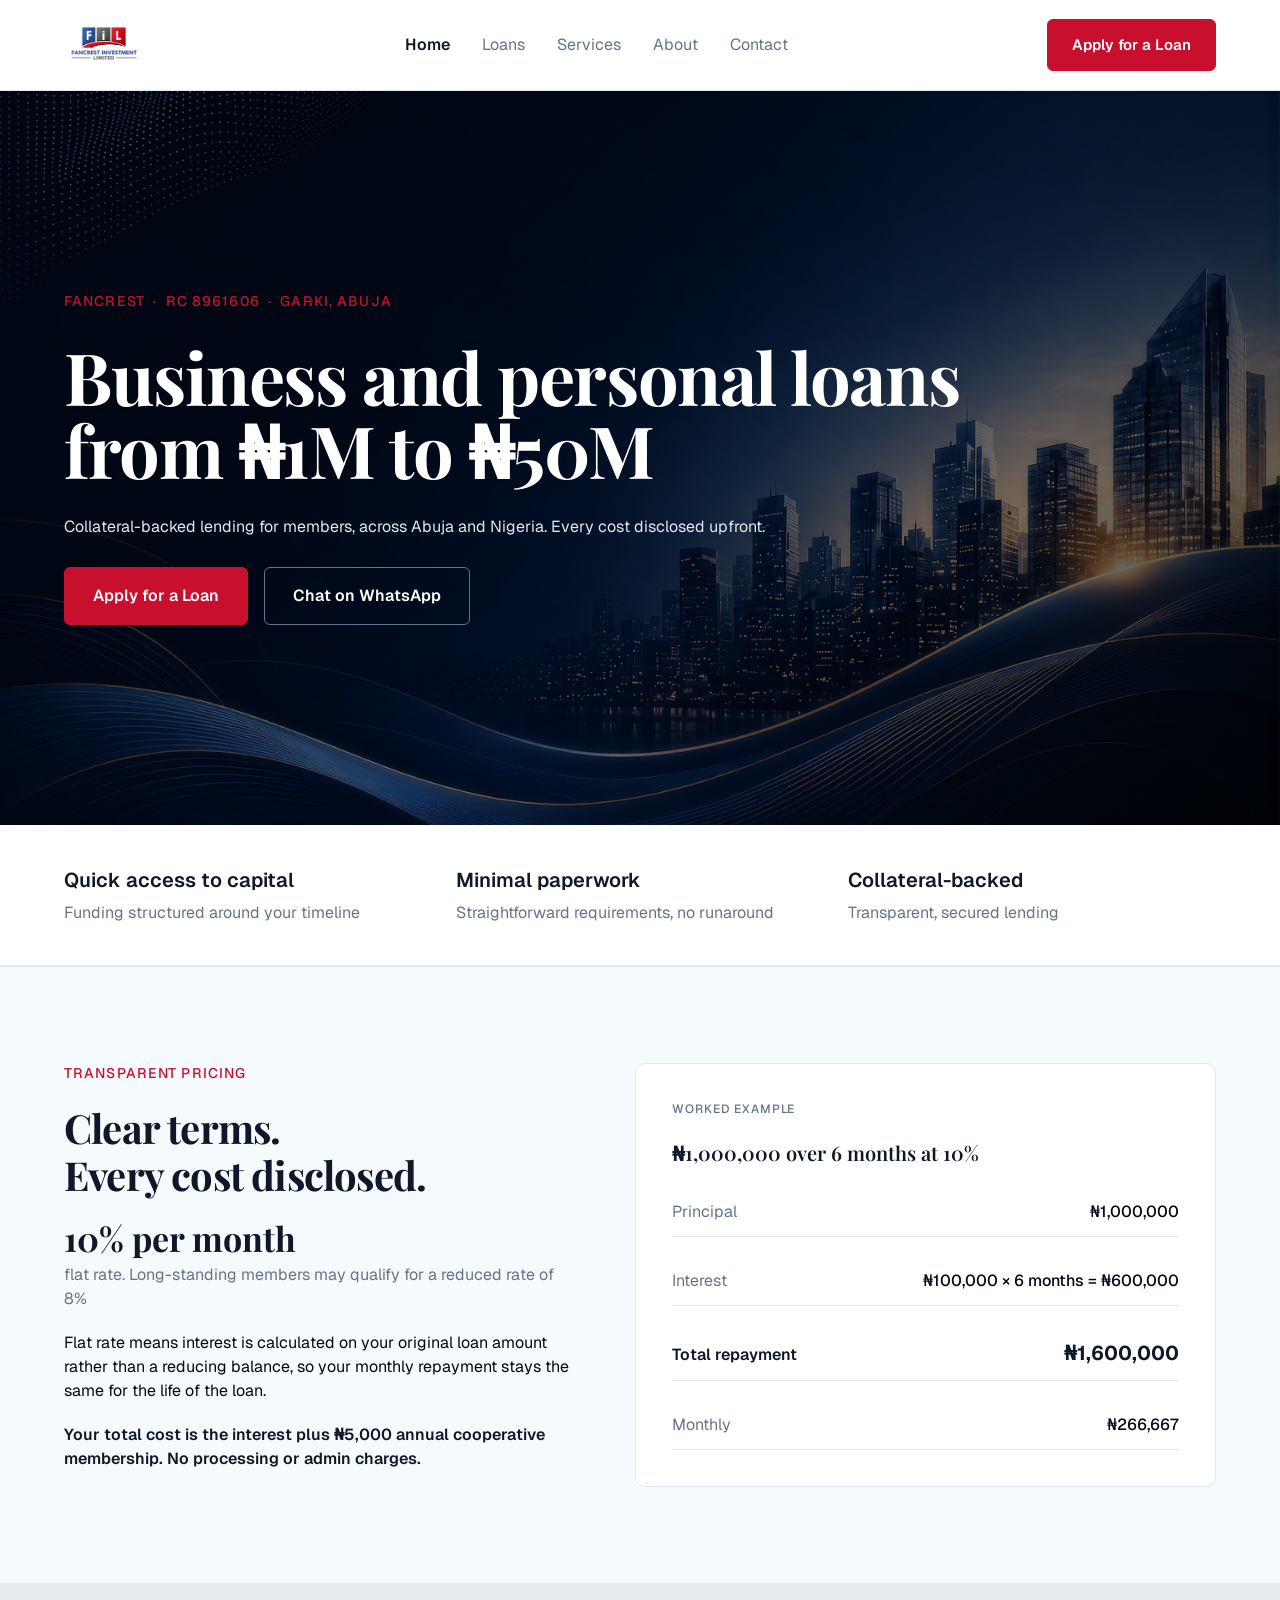
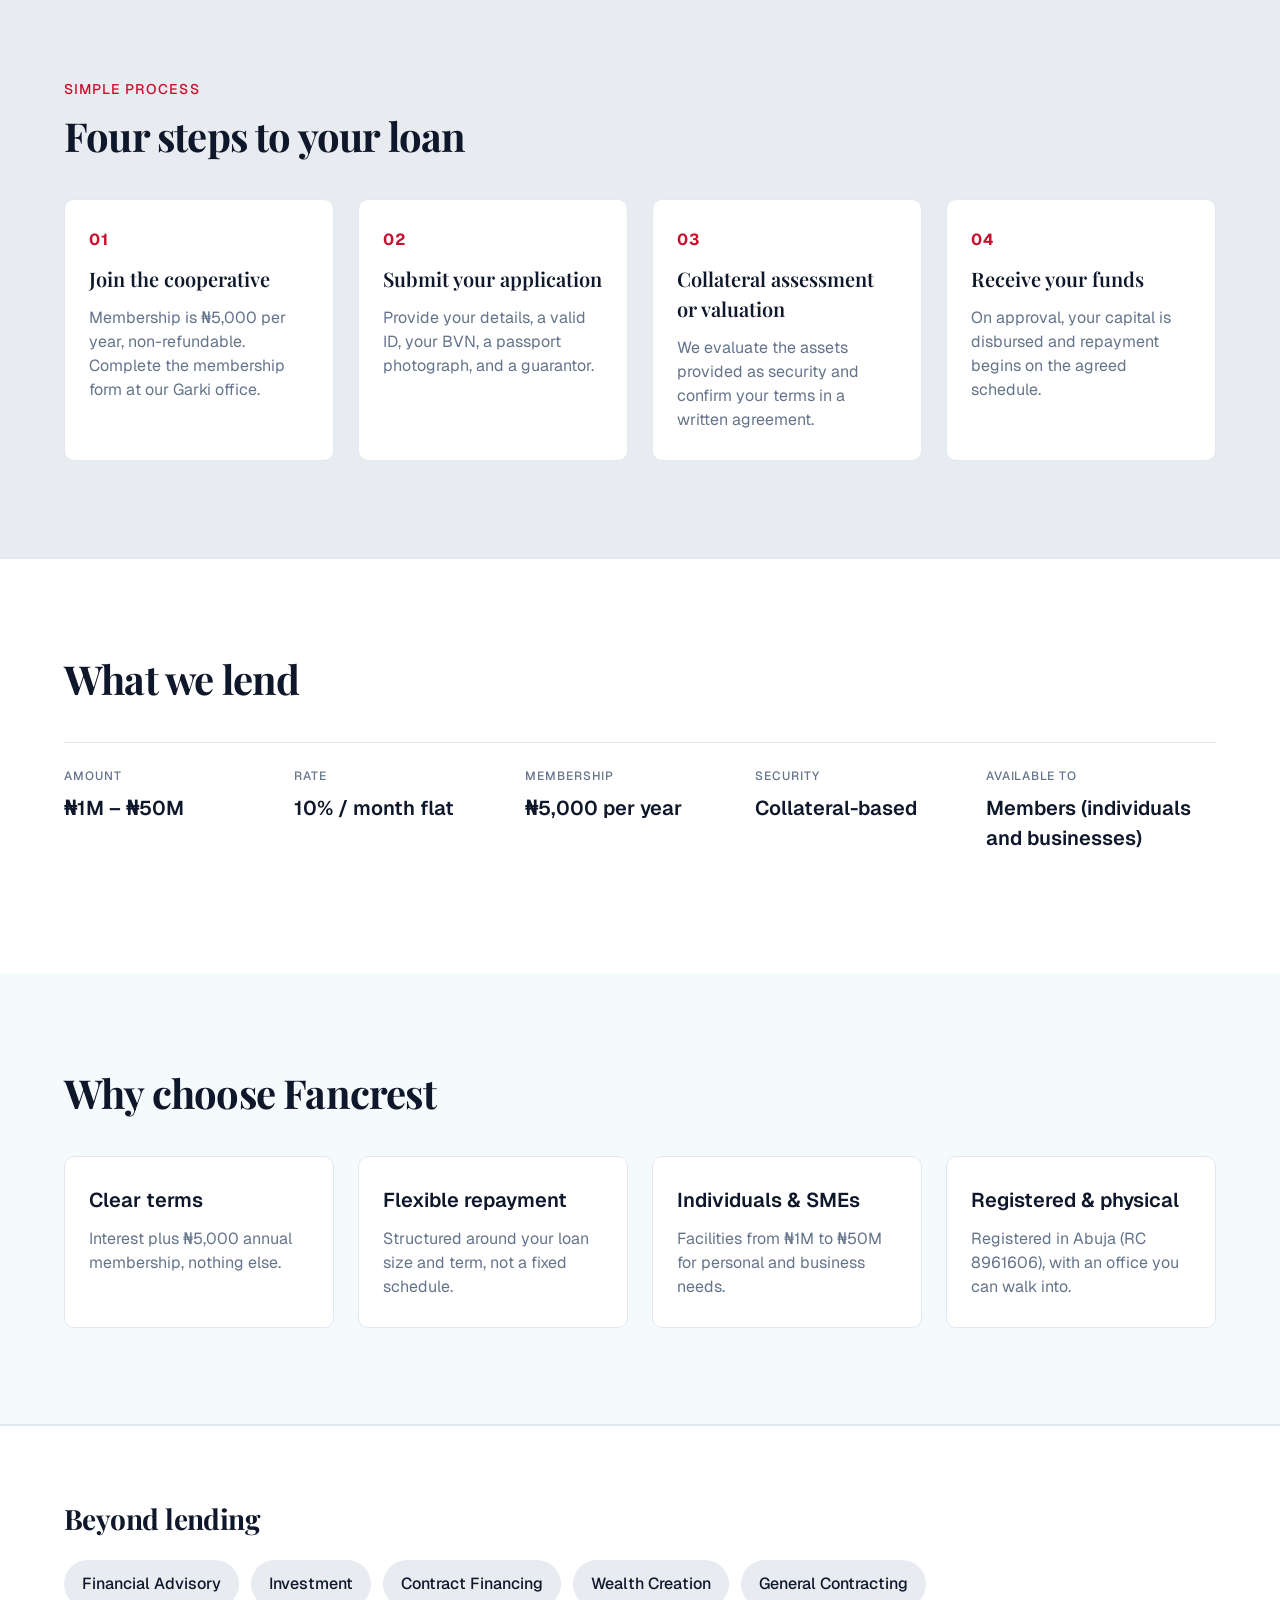
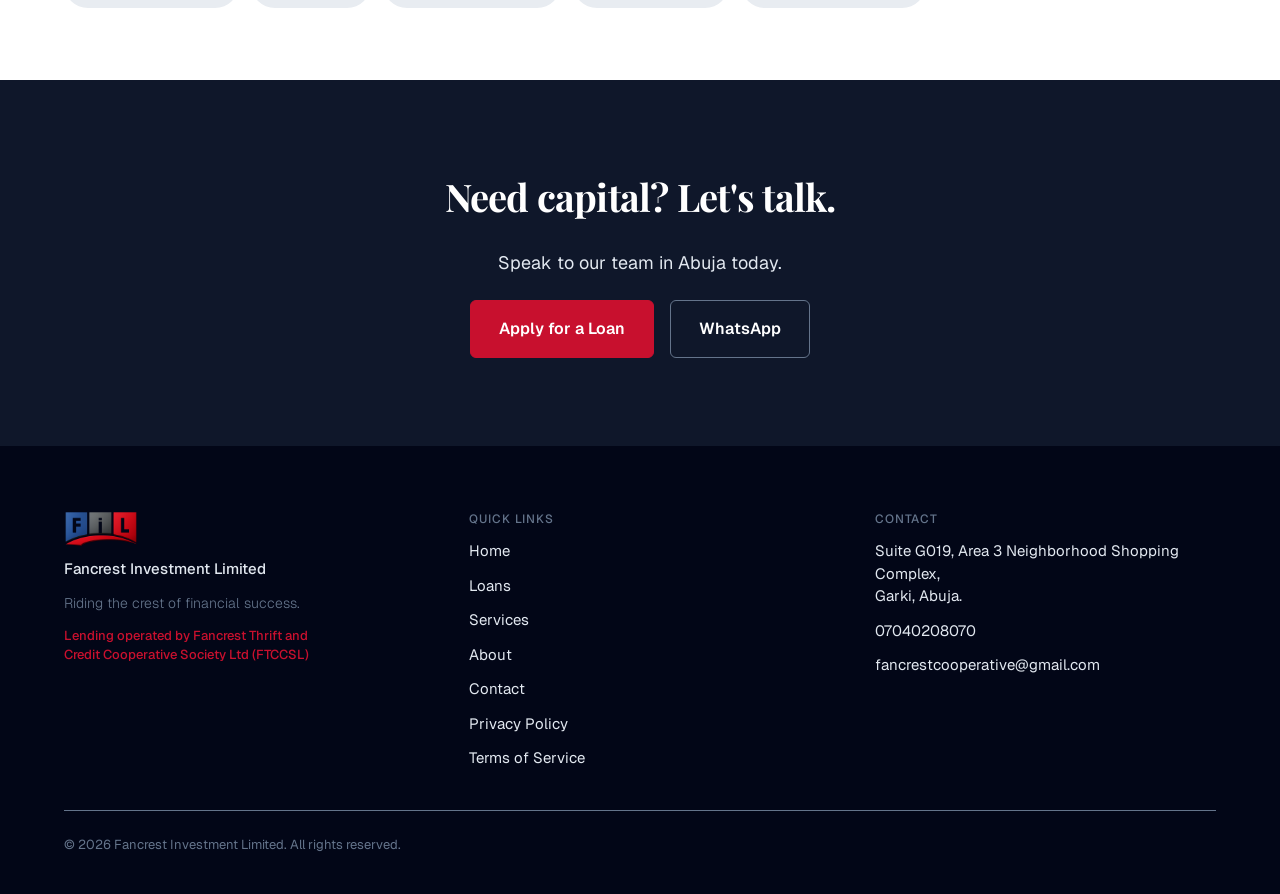
<file: index.html>
<!DOCTYPE html>
<html lang="en">
<head>
<meta charset="UTF-8">
<meta name="viewport" content="width=device-width, initial-scale=1">
<title>Fancrest Investment Limited: Business and personal loans from ₦1M to ₦50M</title>
<meta name="description" content="Collateral-backed lending for members, across Abuja and Nigeria. Every cost disclosed upfront. Fancrest Investment Limited, RC 8961606.">
<link rel="preconnect" href="https://fonts.googleapis.com">
<link rel="preconnect" href="https://fonts.gstatic.com" crossorigin>
<link href="https://fonts.googleapis.com/css2?family=Geist:wght@300;400;500;600;700&family=Playfair+Display:wght@600;700&display=swap" rel="stylesheet">
<link rel="icon" href="assets/fancrest-logo.png">
<link rel="stylesheet" href="styles.css">
<script>document.documentElement.classList.add('js');</script>
</head>
<body>

<!-- ============================ Nav (fixed to top) ============================ -->
<header class="site-nav">
  <div class="nav-inner">
    <a class="nav-logo" href="index.html" aria-label="Fancrest Investment Limited home page">
      <img src="assets/fancrest-logo.png" alt="Fancrest Investment Limited">
    </a>

    <nav class="nav-links" id="primary-nav" aria-label="Primary">
      <a href="index.html" class="is-current" aria-current="page">Home</a>
      <a href="loans.html">Loans</a>
      <a href="services.html">Services</a>
      <a href="about.html">About</a>
      <a href="contact.html">Contact</a>
    </nav>

    <div class="nav-actions">
      <a class="btn btn-primary btn-nav" href="contact.html">Apply for a Loan</a>
      <button class="nav-burger" type="button" aria-controls="primary-nav" aria-expanded="false">
        <span class="burger-bars" aria-hidden="true"></span>
        <span class="visually-hidden">Menu</span>
      </button>
    </div>
  </div>
</header>

<main>

  <!-- ============================ Hero ============================ -->
  <section class="hero">
    <div class="hero-media" aria-hidden="true">
      <img src="assets/hero-skyline.png" alt="">
      <span class="hero-scrim"></span>
    </div>

    <div class="container hero-inner">
      <p class="eyebrow eyebrow-on-dark">FANCREST&nbsp; ·&nbsp; RC 8961606&nbsp; ·&nbsp; GARKI, ABUJA</p>
      <h1 class="hero-title">Business and personal loans from ₦1M to ₦50M</h1>
      <p class="hero-sub">Collateral-backed lending for members, across Abuja and Nigeria. Every cost disclosed upfront.</p>
      <div class="btn-row">
        <a class="btn btn-primary" href="contact.html">Apply for a Loan</a>
        <a class="btn btn-ghost" href="https://wa.me/2347040208070">Chat on WhatsApp</a>
      </div>
    </div>
  </section>

  <!-- ============================ Trust strip ============================ -->
  <section class="trust-strip">
    <div class="container trust-grid">
      <div class="trust-item">
        <p class="trust-title">Quick access to capital</p>
        <p class="trust-desc">Funding structured around your timeline</p>
      </div>
      <div class="trust-item">
        <p class="trust-title">Minimal paperwork</p>
        <p class="trust-desc">Straightforward requirements, no runaround</p>
      </div>
      <div class="trust-item">
        <p class="trust-title">Collateral-backed</p>
        <p class="trust-desc">Transparent, secured lending</p>
      </div>
    </div>
  </section>

  <!-- ============================ Rate transparency ============================ -->
  <section class="section section-rule rate">
    <div class="container rate-grid">

      <div class="rate-copy">
        <p class="eyebrow">TRANSPARENT PRICING</p>
        <h2 class="h2">Clear terms.<br>Every cost disclosed.</h2>

        <div class="rate-headline">
          <p class="rate-figure">10% per month</p>
          <p class="rate-note">flat rate. Long-standing members may qualify for a reduced rate of 8%</p>
        </div>

        <p class="body-text">Flat rate means interest is calculated on your original loan amount rather than a reducing balance, so your monthly repayment stays the same for the life of the loan.</p>
        <p class="body-text body-strong">Your total cost is the interest plus ₦5,000 annual cooperative membership. No processing or admin charges.</p>
      </div>

      <div class="card example-card">
        <p class="overline">WORKED EXAMPLE</p>
        <p class="example-title">₦1,000,000 over 6 months at 10%</p>

        <div class="example-row">
          <span class="example-label">Principal</span>
          <span class="example-value">₦1,000,000</span>
        </div>
        <div class="example-row">
          <span class="example-label">Interest</span>
          <span class="example-value">₦100,000 × 6 months = ₦600,000</span>
        </div>
        <div class="example-row example-row-total">
          <span class="example-label-total">Total repayment</span>
          <span class="example-value-total">₦1,600,000</span>
        </div>
        <div class="example-row">
          <span class="example-label">Monthly</span>
          <span class="example-value">₦266,667</span>
        </div>
      </div>

    </div>
  </section>

  <!-- ============================ How to get started ============================ -->
  <section class="section steps">
    <div class="container">
      <div class="section-head">
        <p class="eyebrow">SIMPLE PROCESS</p>
        <h2 class="h2">Four steps to your loan</h2>
      </div>

      <div class="steps-grid">
        <div class="card step">
          <p class="step-num">01</p>
          <p class="step-title">Join the cooperative</p>
          <p class="step-desc">Membership is ₦5,000 per year, non-refundable. Complete the membership form at our Garki office.</p>
        </div>
        <div class="card step">
          <p class="step-num">02</p>
          <p class="step-title">Submit your application</p>
          <p class="step-desc">Provide your details, a valid ID, your BVN, a passport photograph, and a guarantor.</p>
        </div>
        <div class="card step">
          <p class="step-num">03</p>
          <p class="step-title">Collateral assessment or valuation</p>
          <p class="step-desc">We evaluate the assets provided as security and confirm your terms in a written agreement.</p>
        </div>
        <div class="card step">
          <p class="step-num">04</p>
          <p class="step-title">Receive your funds</p>
          <p class="step-desc">On approval, your capital is disbursed and repayment begins on the agreed schedule.</p>
        </div>
      </div>
    </div>
  </section>

  <!-- ============================ What we lend ============================ -->
  <section class="section section-rule lend">
    <div class="container">
      <h2 class="h2 section-head">What we lend</h2>

      <dl class="detail-grid">
        <div class="detail">
          <dt class="overline">AMOUNT</dt>
          <dd class="detail-value">₦1M – ₦50M</dd>
        </div>
        <div class="detail">
          <dt class="overline">RATE</dt>
          <dd class="detail-value">10% / month flat</dd>
        </div>
        <div class="detail">
          <dt class="overline">MEMBERSHIP</dt>
          <dd class="detail-value">₦5,000 per year</dd>
        </div>
        <div class="detail">
          <dt class="overline">SECURITY</dt>
          <dd class="detail-value">Collateral-based</dd>
        </div>
        <div class="detail">
          <dt class="overline">AVAILABLE TO</dt>
          <dd class="detail-value">Members (individuals and businesses)</dd>
        </div>
      </dl>
    </div>
  </section>

  <!-- ============================ Why choose Fancrest ============================ -->
  <section class="section why">
    <div class="container">
      <h2 class="h2 section-head">Why choose Fancrest</h2>

      <div class="why-grid">
        <div class="card why-card">
          <p class="why-title">Clear terms</p>
          <p class="why-desc">Interest plus ₦5,000 annual membership, nothing else.</p>
        </div>
        <div class="card why-card">
          <p class="why-title">Flexible repayment</p>
          <p class="why-desc">Structured around your loan size and term, not a fixed schedule.</p>
        </div>
        <div class="card why-card">
          <p class="why-title">Individuals &amp; SMEs</p>
          <p class="why-desc">Facilities from ₦1M to ₦50M for personal and business needs.</p>
        </div>
        <div class="card why-card">
          <p class="why-title">Registered &amp; physical</p>
          <p class="why-desc">Registered in Abuja (RC 8961606), with an office you can walk into.</p>
        </div>
      </div>
    </div>
  </section>

  <!-- ============================ Beyond lending ============================ -->
  <section class="section section-rule beyond">
    <div class="container">
      <h2 class="h3">Beyond lending</h2>
      <ul class="chips">
        <li class="chip">Financial Advisory</li>
        <li class="chip">Investment</li>
        <li class="chip">Contract Financing</li>
        <li class="chip">Wealth Creation</li>
        <li class="chip">General Contracting</li>
      </ul>
    </div>
  </section>

  <!-- ============================ Closing CTA ============================ -->
  <section class="closing-cta">
    <div class="container closing-inner">
      <h2 class="closing-title">Need capital? Let's talk.</h2>
      <p class="closing-sub">Speak to our team in Abuja today.</p>
      <div class="btn-row">
        <a class="btn btn-primary" href="contact.html">Apply for a Loan</a>
        <a class="btn btn-ghost" href="https://wa.me/2347040208070">WhatsApp</a>
      </div>
    </div>
  </section>

</main>

<!-- ============================ Footer ============================ -->
<footer class="site-footer">
  <div class="container">
    <div class="footer-columns">

      <div class="footer-brand">
        <span class="footer-logo">
          <img src="assets/fancrest-logo.png" alt="Fancrest Investment Limited">
        </span>
        <p class="footer-company">Fancrest Investment Limited</p>
        <p class="footer-tagline">Riding the crest of financial success.</p>
        <p class="footer-coop">Lending operated by Fancrest Thrift and<br>Credit Cooperative Society Ltd (FTCCSL)</p>
      </div>

      <nav class="footer-col" aria-label="Quick links">
        <p class="overline">QUICK LINKS</p>
        <a href="index.html">Home</a>
        <a href="loans.html">Loans</a>
        <a href="services.html">Services</a>
        <a href="about.html">About</a>
        <a href="contact.html">Contact</a>
        <a href="privacy.html">Privacy Policy</a>
        <a href="terms.html">Terms of Service</a>
      </nav>

      <div class="footer-col">
        <p class="overline">CONTACT</p>
        <address class="footer-address">
          Suite G019, Area 3 Neighborhood Shopping Complex,<br>
          Garki, Abuja.
        </address>
        <p class="footer-line">
          <a href="tel:+2347040208070">07040208070</a>
        </p>
        <p class="footer-line">
          <a href="mailto:fancrestcooperative@gmail.com">fancrestcooperative@gmail.com</a>
        </p>
      </div>

    </div>

    <div class="footer-bottom">
      <p>© 2026 Fancrest Investment Limited. All rights reserved.</p>
    </div>
  </div>
</footer>

<!-- Sticky action bar, mobile only -->
<div class="mobile-bar">
  <a class="btn btn-primary" href="contact.html">Apply for a Loan</a>
  <a class="btn btn-outline" href="https://wa.me/2347040208070">WhatsApp</a>
</div>

<script>
(function () {
  var nav   = document.querySelector('.site-nav');
  var btn   = nav && nav.querySelector('.nav-burger');
  var panel = document.getElementById('primary-nav');

  // Without all three, the CSS would hide the links behind a button that
  // cannot open them. Drop the flag and leave the links visible instead.
  if (!nav || !btn || !panel) {
    document.documentElement.classList.remove('js');
    return;
  }

  function setOpen(open) {
    nav.classList.toggle('is-open', open);
    btn.setAttribute('aria-expanded', open ? 'true' : 'false');
  }

  btn.addEventListener('click', function () {
    setOpen(!nav.classList.contains('is-open'));
  });

  // Close after choosing a destination, or on Escape.
  Array.prototype.forEach.call(panel.querySelectorAll('a'), function (link) {
    link.addEventListener('click', function () { setOpen(false); });
  });

  document.addEventListener('keydown', function (e) {
    if ((e.key === 'Escape' || e.keyCode === 27) && nav.classList.contains('is-open')) {
      setOpen(false);
      btn.focus();
    }
  });
})();
</script>

</body>
</html>
</file>
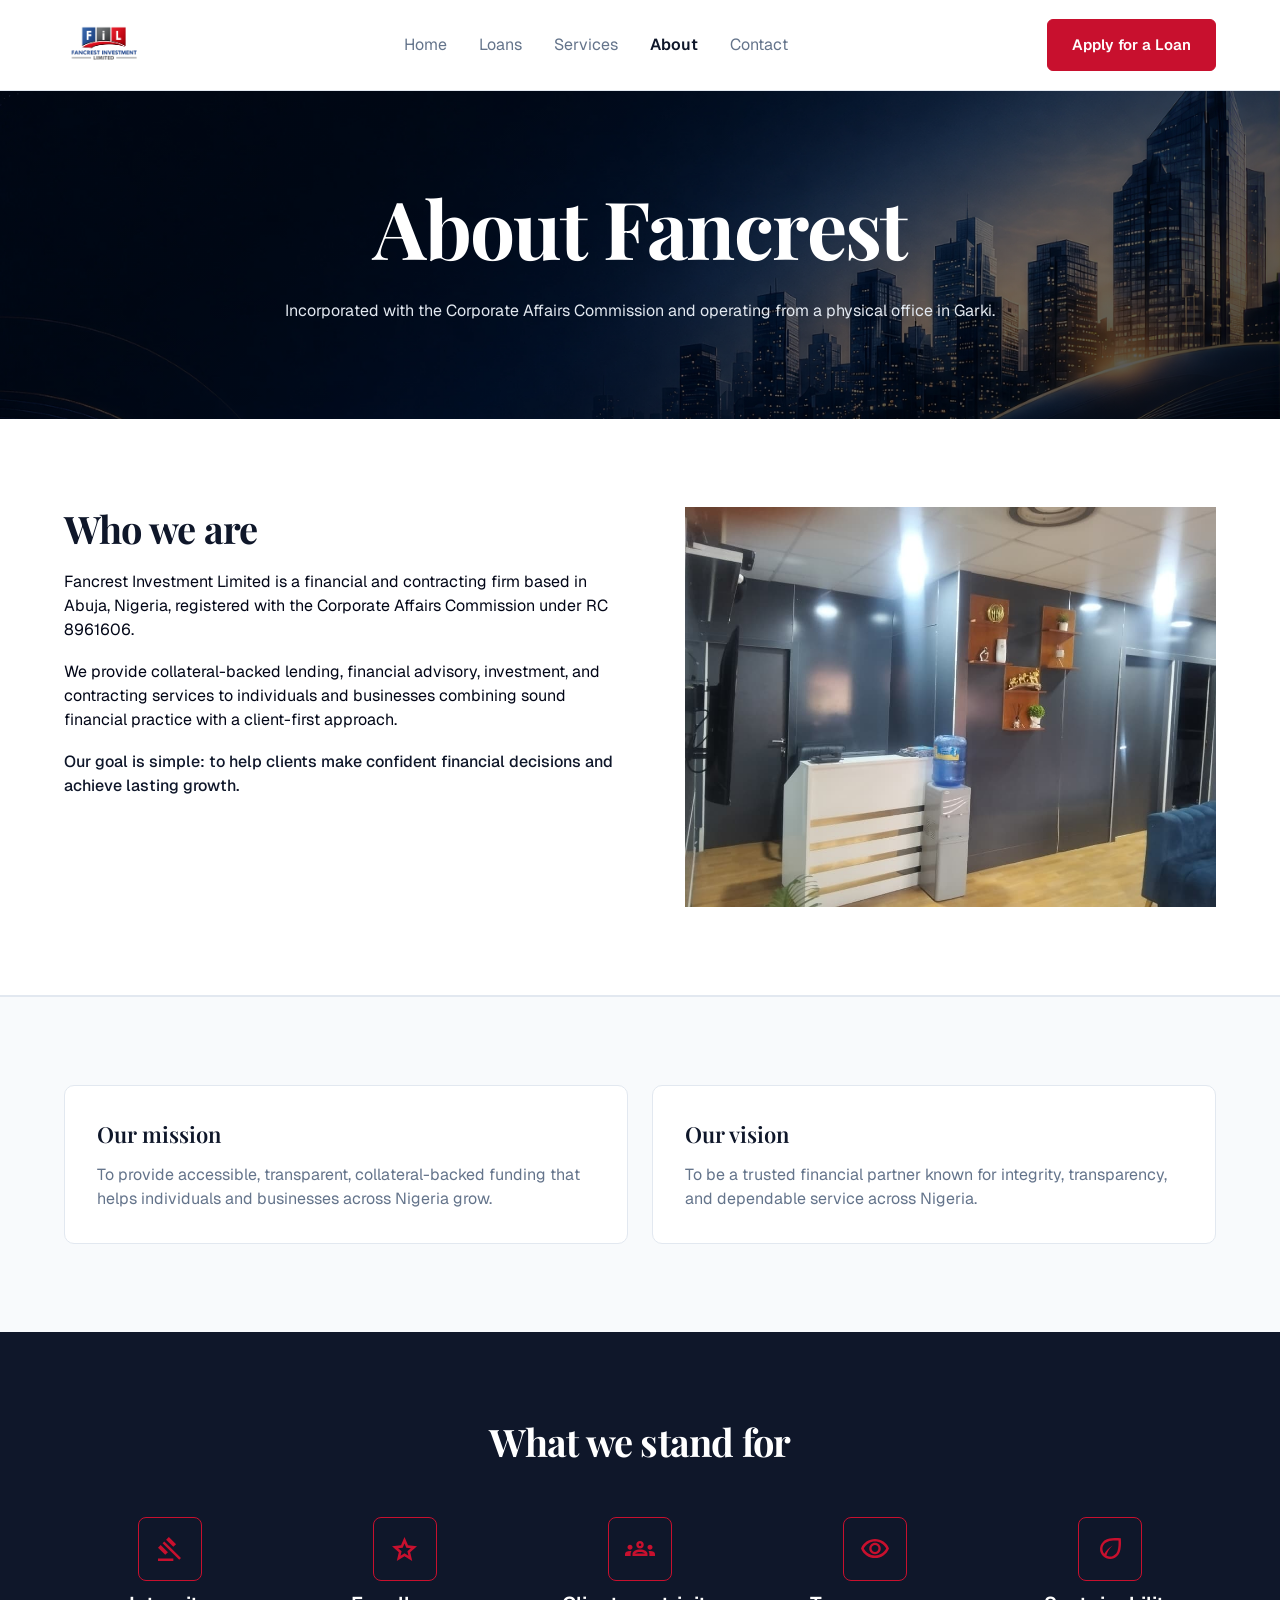
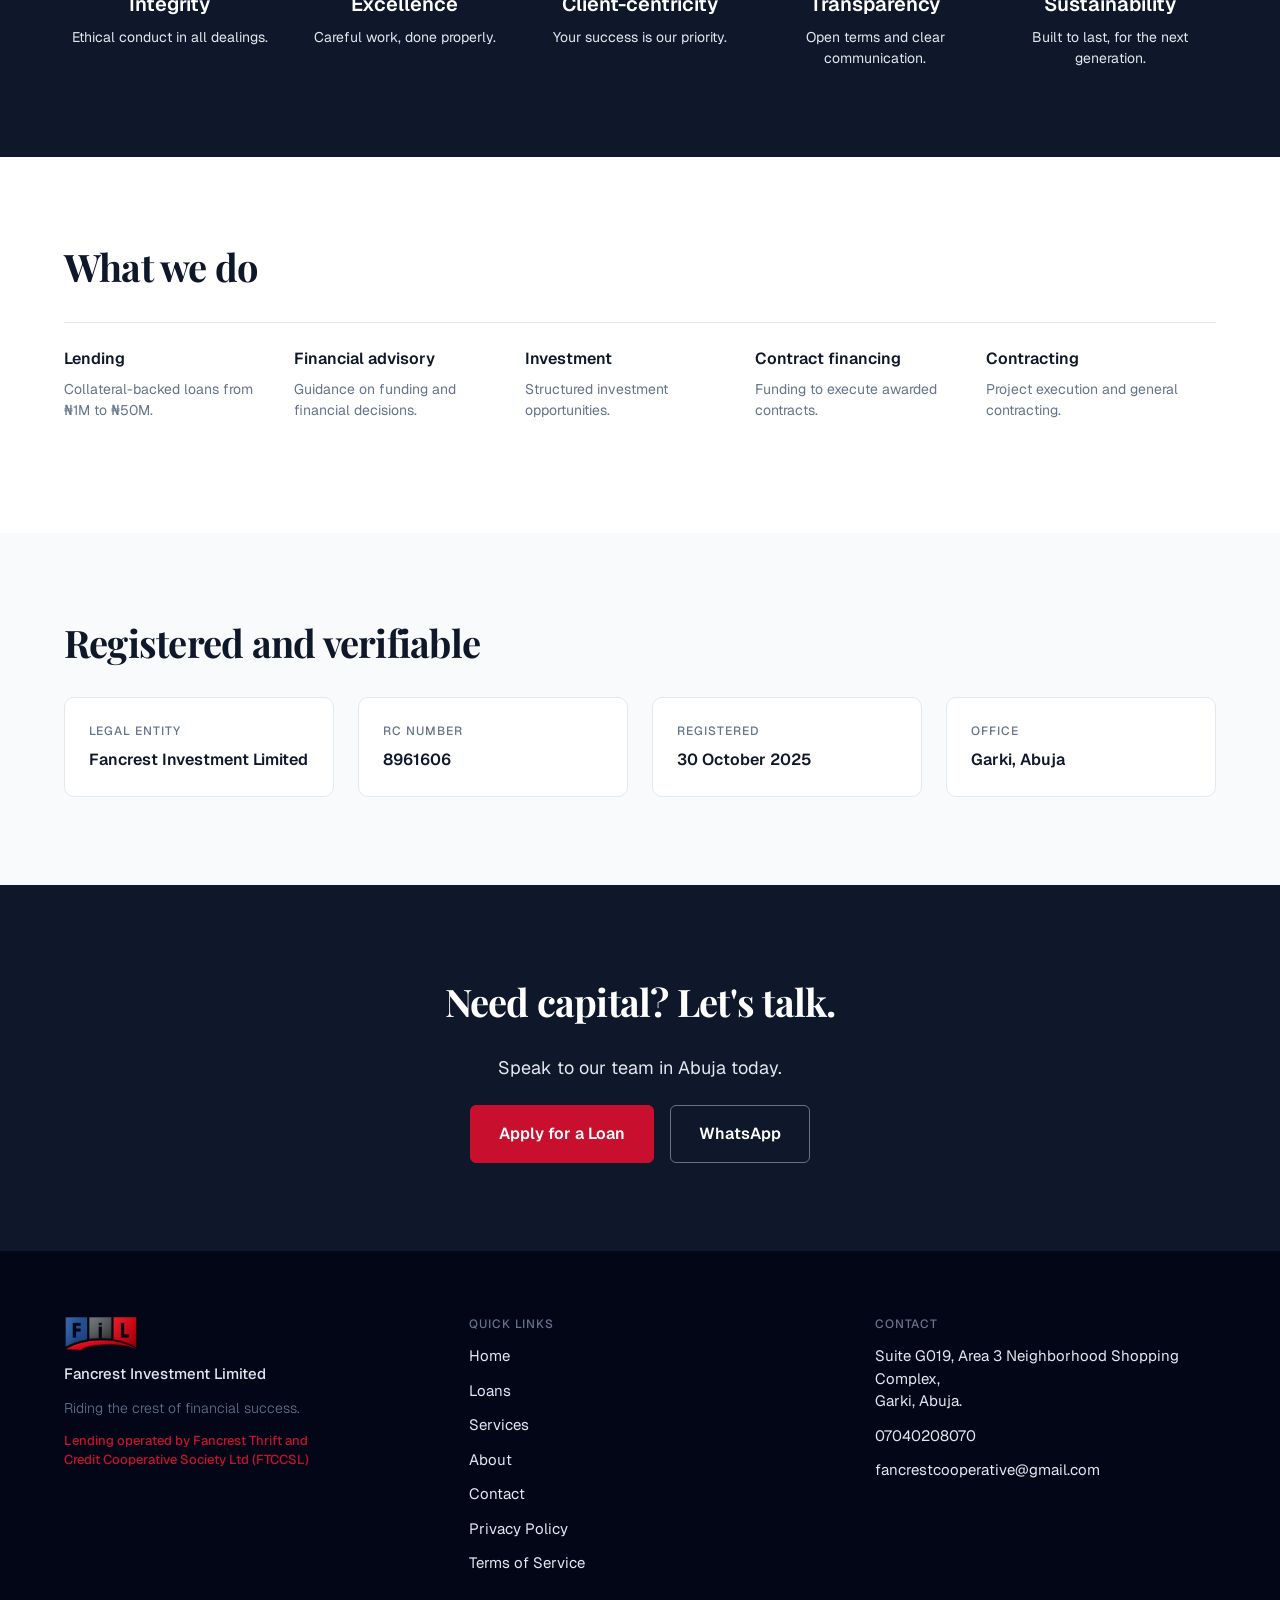
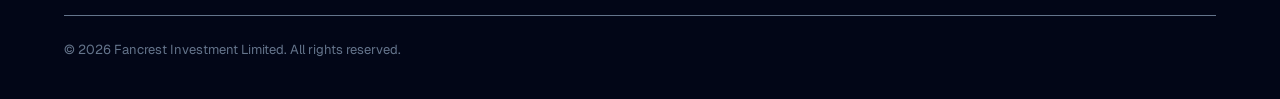
<file: about.html>
<!DOCTYPE html>
<html lang="en">
<head>
<meta charset="UTF-8">
<meta name="viewport" content="width=device-width, initial-scale=1">
<title>About Fancrest Investment Limited</title>
<meta name="description" content="Fancrest Investment Limited is a financial and contracting firm in Abuja, registered with the Corporate Affairs Commission under RC 8961606 and operating from a physical office in Garki.">
<link rel="preconnect" href="https://fonts.googleapis.com">
<link rel="preconnect" href="https://fonts.gstatic.com" crossorigin>
<link href="https://fonts.googleapis.com/css2?family=Geist:wght@300;400;500;600;700&family=Playfair+Display:wght@600;700&display=swap" rel="stylesheet">
<link rel="icon" href="assets/fancrest-logo.png">
<link rel="stylesheet" href="styles.css">
<script>document.documentElement.classList.add('js');</script>
</head>
<body class="page-about">

<!-- ============================ Nav (fixed to top) ============================ -->
<header class="site-nav">
  <div class="nav-inner">
    <a class="nav-logo" href="index.html" aria-label="Fancrest Investment Limited home page">
      <img src="assets/fancrest-logo.png" alt="Fancrest Investment Limited">
    </a>

    <nav class="nav-links" id="primary-nav" aria-label="Primary">
      <a href="index.html">Home</a>
      <a href="loans.html">Loans</a>
      <a href="services.html">Services</a>
      <a href="about.html" class="is-current" aria-current="page">About</a>
      <a href="contact.html">Contact</a>
    </nav>

    <div class="nav-actions">
      <a class="btn btn-primary btn-nav" href="contact.html">Apply for a Loan</a>
      <button class="nav-burger" type="button" aria-controls="primary-nav" aria-expanded="false">
        <span class="burger-bars" aria-hidden="true"></span>
        <span class="visually-hidden">Menu</span>
      </button>
    </div>
  </div>
</header>

<main>

  <!-- ============================ Hero ============================ -->
  <section class="hero hero-center">
    <div class="hero-media" aria-hidden="true">
      <img src="assets/hero-skyline.png" alt="">
      <span class="hero-scrim"></span>
    </div>

    <div class="container hero-center-inner">
      <h1 class="hero-title-lg">About Fancrest</h1>
      <p class="hero-sub">Incorporated with the Corporate Affairs Commission and operating from a physical office in Garki.</p>
    </div>
  </section>

  <!-- ============================ Who we are ============================ -->
  <section class="section band-white">
    <div class="container about-grid">

      <div class="about-copy">
        <h2 class="h2 h2-md">Who we are</h2>
        <p class="about-lead">Fancrest Investment Limited is a financial and contracting firm based in Abuja, Nigeria, registered with the Corporate Affairs Commission under RC 8961606.</p>
        <p class="about-lead">We provide collateral-backed lending, financial advisory, investment, and contracting services to individuals and businesses combining sound financial practice with a client-first approach.</p>
        <p class="about-close">Our goal is simple: to help clients make confident financial decisions and achieve lasting growth.</p>
      </div>

      <div class="about-photo">
        <img src="assets/lending-office.jpg" alt="The Fancrest team at the Garki office in Abuja">
      </div>

    </div>
  </section>

  <!-- ============================ Mission and vision ============================ -->
  <section class="section section-rule">
    <div class="container mv-row">
      <div class="card mv-card">
        <p class="mv-title">Our mission</p>
        <p class="mv-desc">To provide accessible, transparent, collateral-backed funding that helps individuals and businesses across Nigeria grow.</p>
      </div>
      <div class="card mv-card">
        <p class="mv-title">Our vision</p>
        <p class="mv-desc">To be a trusted financial partner known for integrity, transparency, and dependable service across Nigeria.</p>
      </div>
    </div>
  </section>

  <!-- ============================ What we stand for ============================ -->
  <section class="section values-band">
    <div class="container stack-32">
      <h2 class="h2 h2-md values-title">What we stand for</h2>

      <div class="values-row">

        <div class="value-item">
          <span class="value-icon">
            <img src="assets/icon-integrity.svg" alt="" width="22.5" height="23.75">
          </span>
          <p class="value-name">Integrity</p>
          <p class="value-desc">Ethical conduct in all dealings.</p>
        </div>

        <div class="value-item">
          <span class="value-icon">
            <img src="assets/icon-excellence.svg" alt="" width="25" height="23.75">
          </span>
          <p class="value-name">Excellence</p>
          <p class="value-desc">Careful work, done properly.</p>
        </div>

        <div class="value-item">
          <span class="value-icon">
            <img src="assets/icon-client-centricity.svg" alt="" width="30" height="15">
          </span>
          <p class="value-name">Client-centricity</p>
          <p class="value-desc">Your success is our priority.</p>
        </div>

        <div class="value-item">
          <span class="value-icon">
            <img src="assets/icon-transparency.svg" alt="" width="27.5" height="18.75">
          </span>
          <p class="value-name">Transparency</p>
          <p class="value-desc">Open terms and clear communication.</p>
        </div>

        <div class="value-item">
          <span class="value-icon">
            <img src="assets/icon-sustainability.svg" alt="" width="21.2443" height="21.2404">
          </span>
          <p class="value-name">Sustainability</p>
          <p class="value-desc">Built to last, for the next generation.</p>
        </div>

      </div>
    </div>
  </section>

  <!-- ============================ What we do ============================ -->
  <section class="section band-white">
    <div class="container stack-32">
      <h2 class="h2 h2-md">What we do</h2>

      <div class="dowhat-grid">
        <div class="dowhat-item">
          <p class="dowhat-title">Lending</p>
          <p class="dowhat-desc">Collateral-backed loans from ₦1M to ₦50M.</p>
        </div>
        <div class="dowhat-item">
          <p class="dowhat-title">Financial advisory</p>
          <p class="dowhat-desc">Guidance on funding and financial decisions.</p>
        </div>
        <div class="dowhat-item">
          <p class="dowhat-title">Investment</p>
          <p class="dowhat-desc">Structured investment opportunities.</p>
        </div>
        <div class="dowhat-item">
          <p class="dowhat-title">Contract financing</p>
          <p class="dowhat-desc">Funding to execute awarded contracts.</p>
        </div>
        <div class="dowhat-item">
          <p class="dowhat-title">Contracting</p>
          <p class="dowhat-desc">Project execution and general contracting.</p>
        </div>
      </div>
    </div>
  </section>

  <!-- ============================ Credentials ============================ -->
  <section class="section">
    <div class="container stack-32">
      <h2 class="h2 h2-md">Registered and verifiable</h2>

      <div class="cred-row">
        <div class="card cred-card">
          <p class="overline">LEGAL ENTITY</p>
          <p class="cred-value">Fancrest Investment Limited</p>
        </div>
        <div class="card cred-card">
          <p class="overline">RC NUMBER</p>
          <p class="cred-value">8961606</p>
        </div>
        <div class="card cred-card">
          <p class="overline">REGISTERED</p>
          <p class="cred-value">30 October 2025</p>
        </div>
        <div class="card cred-card">
          <p class="overline">OFFICE</p>
          <p class="cred-value">Garki, Abuja</p>
        </div>
      </div>
    </div>
  </section>

  <!-- ============================ Closing CTA ============================ -->
  <section class="closing-cta">
    <div class="container closing-inner">
      <h2 class="closing-title">Need capital? Let's talk.</h2>
      <p class="closing-sub">Speak to our team in Abuja today.</p>
      <div class="btn-row">
        <a class="btn btn-primary" href="contact.html">Apply for a Loan</a>
        <a class="btn btn-ghost" href="https://wa.me/2347040208070">WhatsApp</a>
      </div>
    </div>
  </section>

</main>

<!-- ============================ Footer ============================ -->
<footer class="site-footer">
  <div class="container">
    <div class="footer-columns">

      <div class="footer-brand">
        <span class="footer-logo">
          <img src="assets/fancrest-logo.png" alt="Fancrest Investment Limited">
        </span>
        <p class="footer-company">Fancrest Investment Limited</p>
        <p class="footer-tagline">Riding the crest of financial success.</p>
        <p class="footer-coop">Lending operated by Fancrest Thrift and<br>Credit Cooperative Society Ltd (FTCCSL)</p>
      </div>

      <nav class="footer-col" aria-label="Quick links">
        <p class="overline">QUICK LINKS</p>
        <a href="index.html">Home</a>
        <a href="loans.html">Loans</a>
        <a href="services.html">Services</a>
        <a href="about.html">About</a>
        <a href="contact.html">Contact</a>
        <a href="privacy.html">Privacy Policy</a>
        <a href="terms.html">Terms of Service</a>
      </nav>

      <div class="footer-col">
        <p class="overline">CONTACT</p>
        <address class="footer-address">
          Suite G019, Area 3 Neighborhood Shopping Complex,<br>
          Garki, Abuja.
        </address>
        <p class="footer-line">
          <a href="tel:+2347040208070">07040208070</a>
        </p>
        <p class="footer-line">
          <a href="mailto:fancrestcooperative@gmail.com">fancrestcooperative@gmail.com</a>
        </p>
      </div>

    </div>

    <div class="footer-bottom">
      <p>© 2026 Fancrest Investment Limited. All rights reserved.</p>
    </div>
  </div>
</footer>

<!-- Sticky action bar, mobile only -->
<div class="mobile-bar">
  <a class="btn btn-primary" href="contact.html">Apply for a Loan</a>
  <a class="btn btn-outline" href="https://wa.me/2347040208070">WhatsApp</a>
</div>

<script>
(function () {
  var nav   = document.querySelector('.site-nav');
  var btn   = nav && nav.querySelector('.nav-burger');
  var panel = document.getElementById('primary-nav');

  // Without all three, the CSS would hide the links behind a button that
  // cannot open them. Drop the flag and leave the links visible instead.
  if (!nav || !btn || !panel) {
    document.documentElement.classList.remove('js');
    return;
  }

  function setOpen(open) {
    nav.classList.toggle('is-open', open);
    btn.setAttribute('aria-expanded', open ? 'true' : 'false');
  }

  btn.addEventListener('click', function () {
    setOpen(!nav.classList.contains('is-open'));
  });

  // Close after choosing a destination, or on Escape.
  Array.prototype.forEach.call(panel.querySelectorAll('a'), function (link) {
    link.addEventListener('click', function () { setOpen(false); });
  });

  document.addEventListener('keydown', function (e) {
    if ((e.key === 'Escape' || e.keyCode === 27) && nav.classList.contains('is-open')) {
      setOpen(false);
      btn.focus();
    }
  });
})();
</script>

</body>
</html>
</file>
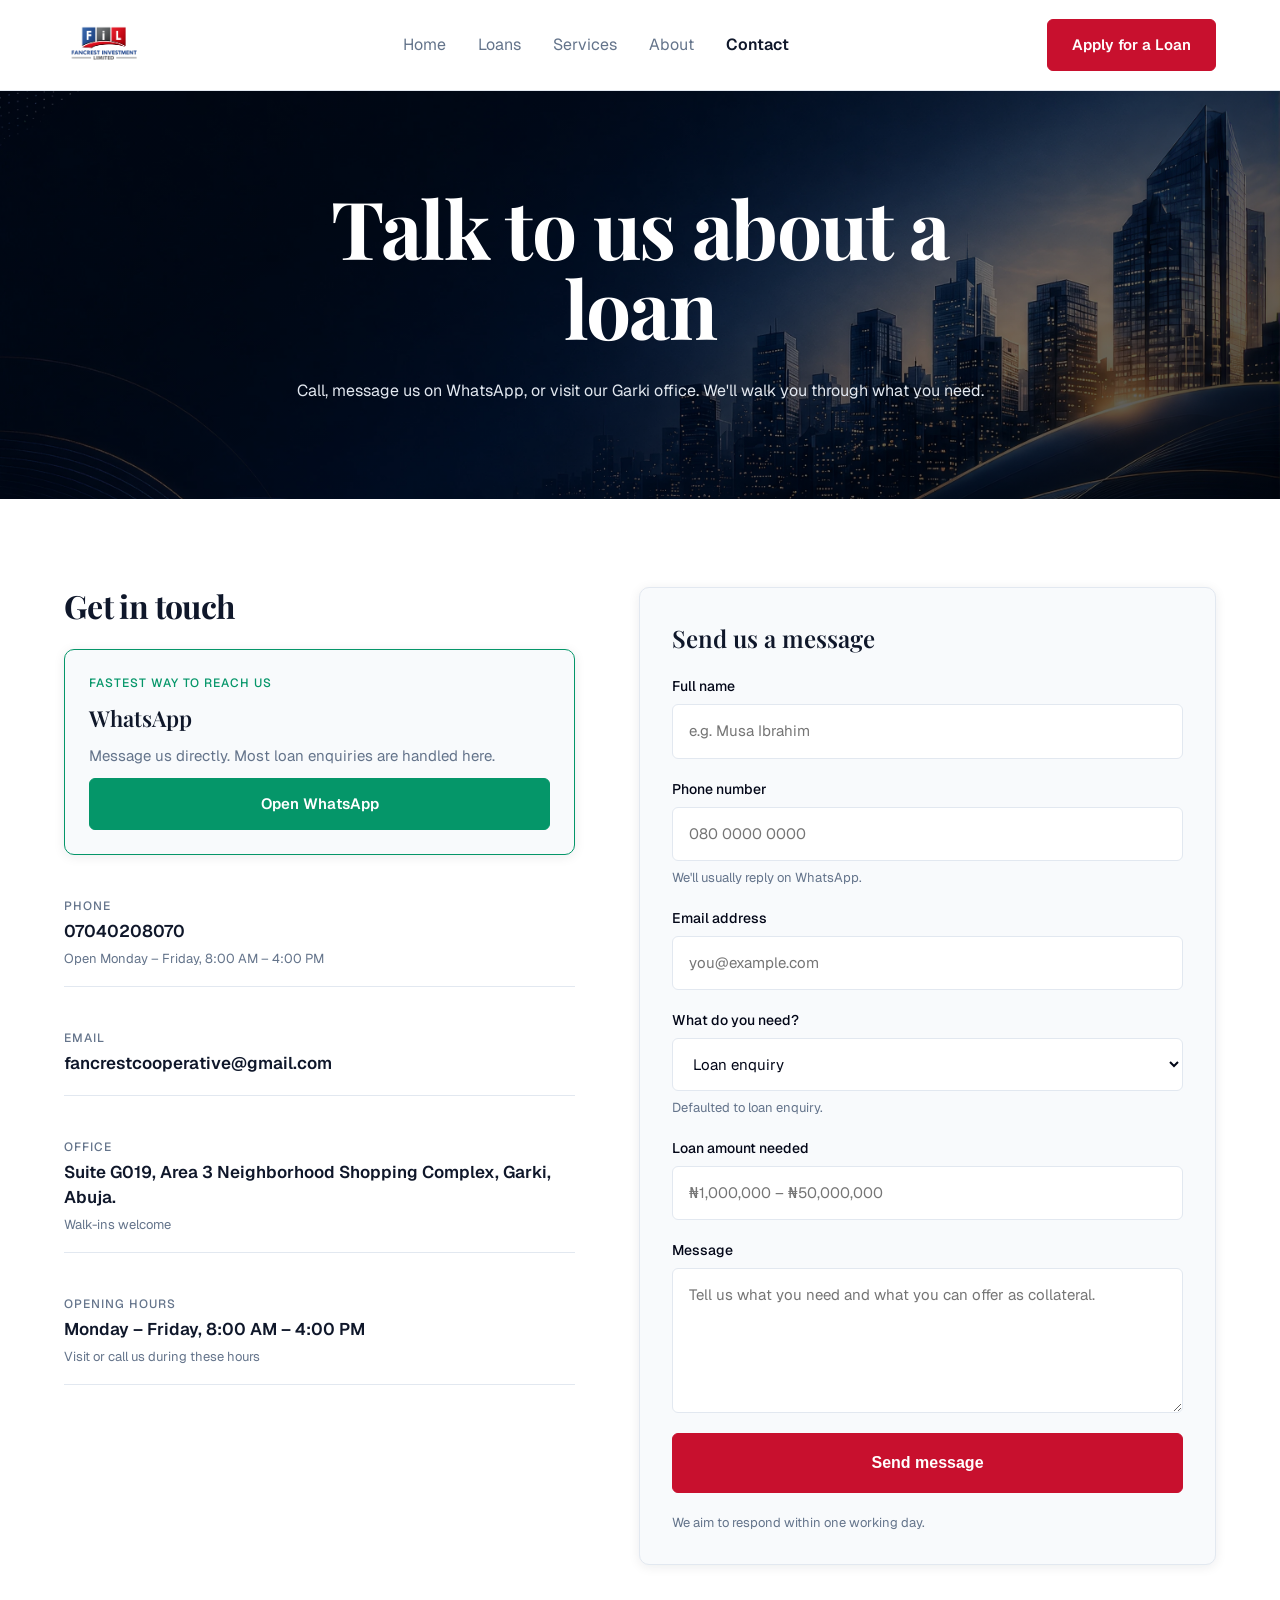
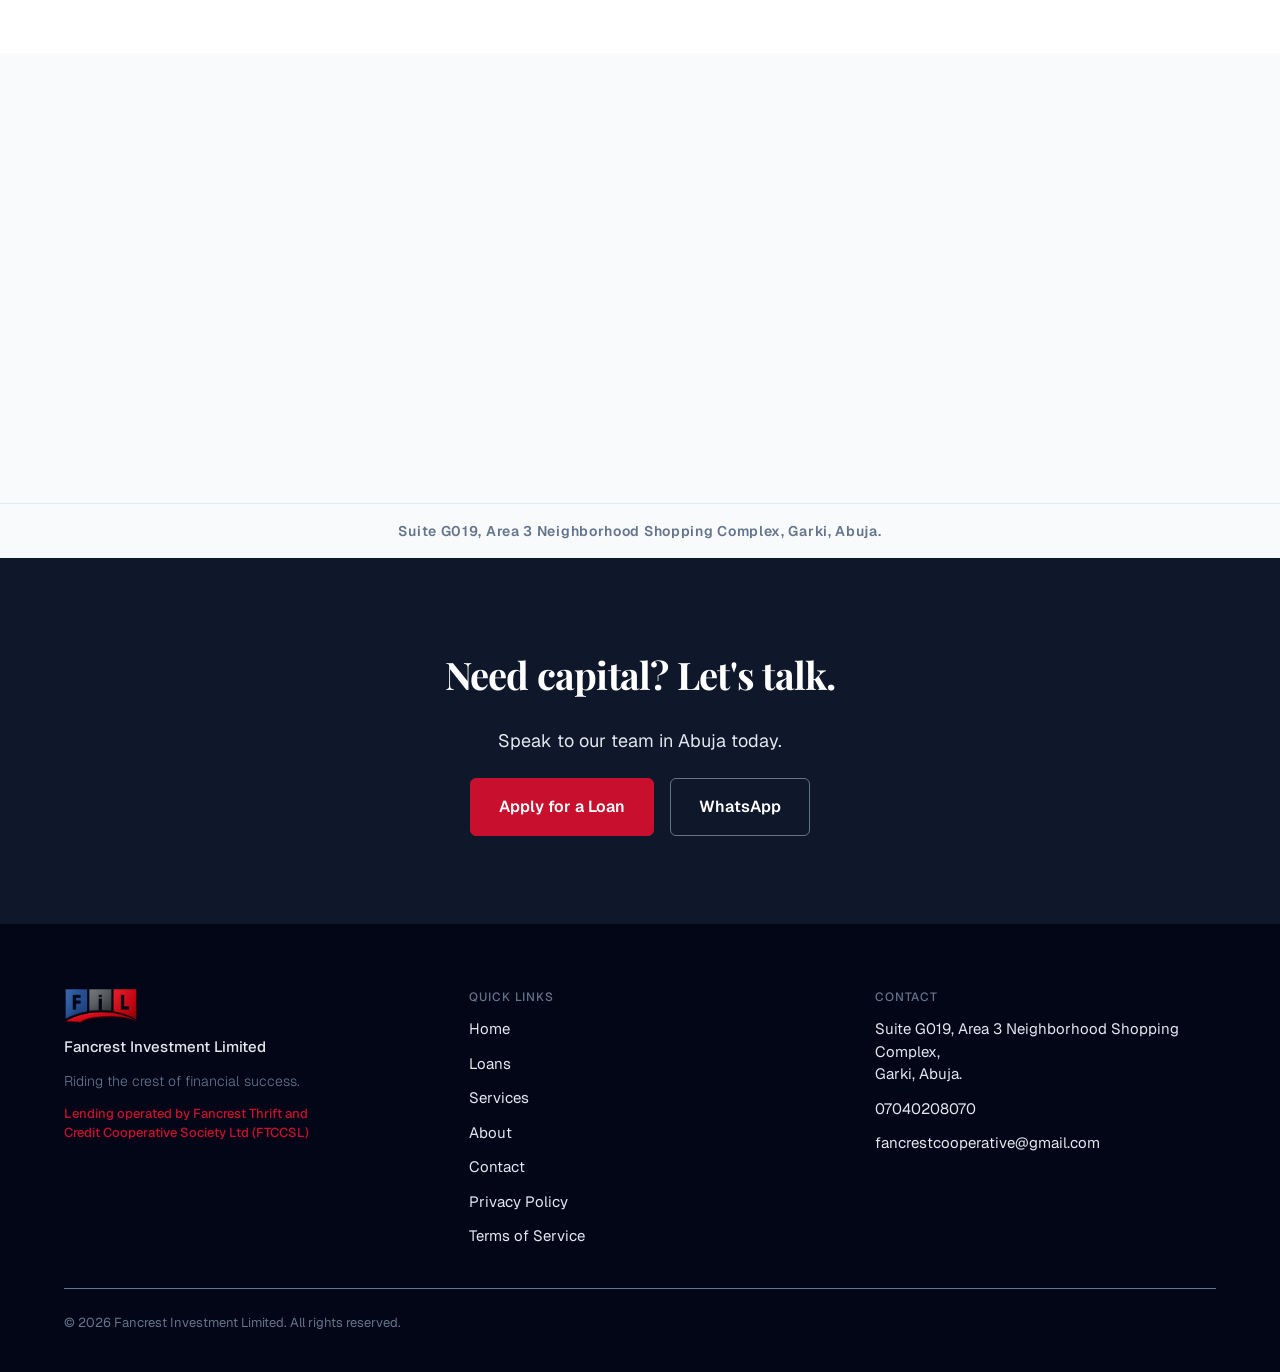
<file: contact.html>
<!DOCTYPE html>
<html lang="en">
<head>
<meta charset="UTF-8">
<meta name="viewport" content="width=device-width, initial-scale=1">
<title>Contact Fancrest Investment Limited</title>
<meta name="description" content="Call, message us on WhatsApp, or visit the Fancrest office at Suite G019, Area 3 Neighborhood Shopping Complex, Garki, Abuja. Open Monday to Friday, 8:00 AM to 4:00 PM.">
<link rel="preconnect" href="https://fonts.googleapis.com">
<link rel="preconnect" href="https://fonts.gstatic.com" crossorigin>
<link href="https://fonts.googleapis.com/css2?family=Geist:wght@300;400;500;600;700&family=Playfair+Display:wght@600;700&display=swap" rel="stylesheet">
<link rel="icon" href="assets/fancrest-logo.png">
<link rel="stylesheet" href="styles.css">
<script>document.documentElement.classList.add('js');</script>
</head>
<body class="page-contact">

<!-- ============================ Nav (fixed to top) ============================ -->
<header class="site-nav">
  <div class="nav-inner">
    <a class="nav-logo" href="index.html" aria-label="Fancrest Investment Limited home page">
      <img src="assets/fancrest-logo.png" alt="Fancrest Investment Limited">
    </a>

    <nav class="nav-links" id="primary-nav" aria-label="Primary">
      <a href="index.html">Home</a>
      <a href="loans.html">Loans</a>
      <a href="services.html">Services</a>
      <a href="about.html">About</a>
      <a href="contact.html" class="is-current" aria-current="page">Contact</a>
    </nav>

    <div class="nav-actions">
      <a class="btn btn-primary btn-nav" href="contact.html">Apply for a Loan</a>
      <button class="nav-burger" type="button" aria-controls="primary-nav" aria-expanded="false">
        <span class="burger-bars" aria-hidden="true"></span>
        <span class="visually-hidden">Menu</span>
      </button>
    </div>
  </div>
</header>

<main>

  <!-- ============================ Hero ============================ -->
  <section class="hero hero-center">
    <div class="hero-media" aria-hidden="true">
      <img src="assets/hero-skyline.png" alt="">
      <span class="hero-scrim"></span>
    </div>

    <div class="container hero-center-inner">
      <h1 class="hero-title-lg">Talk to us about a loan</h1>
      <p class="hero-sub">Call, message us on WhatsApp, or visit our Garki office. We'll walk you through what you need.</p>
    </div>
  </section>

  <!-- ============================ Contact main ============================ -->
  <section class="section band-white">
    <div class="container contact-grid">

      <!-- ---- Get in touch ---- -->
      <div class="contact-col">
        <h2 class="contact-h2">Get in touch</h2>

        <div class="method-primary">
          <p class="overline overline-success">FASTEST WAY TO REACH US</p>
          <p class="method-title">WhatsApp</p>
          <p class="method-desc">Message us directly. Most loan enquiries are handled here.</p>
          <a class="btn btn-success" href="https://wa.me/2347040208070">Open WhatsApp</a>
        </div>

        <div class="method-row">
          <p class="overline">PHONE</p>
          <p class="method-value">
            <a href="tel:+2347040208070">07040208070</a>
          </p>
          <p class="method-note">Open Monday – Friday, 8:00 AM – 4:00 PM</p>
        </div>

        <div class="method-row">
          <p class="overline">EMAIL</p>
          <p class="method-value">
            <a href="mailto:fancrestcooperative@gmail.com">fancrestcooperative@gmail.com</a>
          </p>
        </div>

        <div class="method-row">
          <p class="overline">OFFICE</p>
          <address class="method-value">Suite G019, Area 3 Neighborhood Shopping Complex, Garki, Abuja.</address>
          <p class="method-note">Walk-ins welcome</p>
        </div>

        <div class="method-row">
          <p class="overline">OPENING HOURS</p>
          <p class="method-value">Monday – Friday, 8:00 AM – 4:00 PM</p>
          <p class="method-note">Visit or call us during these hours</p>
        </div>
      </div>

      <!-- ---- Enquiry form ---- -->
      <div class="enquiry">
        <h2 class="enquiry-title">Send us a message</h2>

        <form action="https://formspree.io/f/xdenjjna" method="POST">
          <fieldset>
            <legend class="visually-hidden">Enquiry form</legend>

            <!-- Where Formspree sends the visitor after a successful submission -->
            <input type="hidden" name="_next" value="thankyou.html">

            <div class="field">
              <label class="field-label" for="full-name">Full name</label>
              <input class="input" type="text" id="full-name" name="full-name" placeholder="e.g. Musa Ibrahim" autocomplete="name">
            </div>

            <div class="field">
              <label class="field-label" for="phone">Phone number</label>
              <input class="input" type="tel" id="phone" name="phone" placeholder="080 0000 0000" autocomplete="tel">
              <p class="field-hint">We'll usually reply on WhatsApp.</p>
            </div>

            <div class="field">
              <label class="field-label" for="email">Email address</label>
              <input class="input" type="email" id="email" name="email" placeholder="you@example.com" autocomplete="email">
            </div>

            <div class="field">
              <label class="field-label" for="subject">What do you need?</label>
              <select class="input" id="subject" name="subject">
                <option value="loan-enquiry" selected>Loan enquiry</option>
                <option value="membership">Cooperative membership</option>
                <option value="financial-advisory">Financial advisory</option>
                <option value="investment">Investment</option>
                <option value="contract-financing">Contract financing</option>
                <option value="general-contracting">General contracting</option>
                <option value="something-else">Something else</option>
              </select>
              <p class="field-hint">Defaulted to loan enquiry.</p>
            </div>

            <div class="field">
              <label class="field-label" for="loan-amount">Loan amount needed</label>
              <input class="input" type="text" id="loan-amount" name="loan-amount" placeholder="₦1,000,000 – ₦50,000,000" inputmode="numeric">
            </div>

            <div class="field">
              <label class="field-label" for="message">Message</label>
              <textarea class="textarea" id="message" name="message" rows="3" placeholder="Tell us what you need and what you can offer as collateral."></textarea>
            </div>

            <button class="btn btn-primary btn-block" type="submit">Send message</button>
          </fieldset>
        </form>

        <p class="enquiry-footnote">We aim to respond within one working day.</p>
      </div>

    </div>
  </section>

  <!-- ============================ Map ============================ -->
  <section aria-label="Office location">
    <iframe
      class="map-embed"
      src="https://www.google.com/maps?q=Area%203%20Neighborhood%20Shopping%20Complex%2C%20Garki%2C%20Abuja&output=embed"
      title="Map showing the Fancrest office at Area 3 Neighborhood Shopping Complex, Garki, Abuja"
      loading="lazy"
      referrerpolicy="no-referrer-when-downgrade"
      allowfullscreen></iframe>
    <p class="map-caption">Suite G019, Area 3 Neighborhood Shopping Complex, Garki, Abuja.</p>
  </section>

  <!-- ============================ Closing CTA ============================ -->
  <section class="closing-cta">
    <div class="container closing-inner">
      <h2 class="closing-title">Need capital? Let's talk.</h2>
      <p class="closing-sub">Speak to our team in Abuja today.</p>
      <div class="btn-row">
        <a class="btn btn-primary" href="contact.html">Apply for a Loan</a>
        <a class="btn btn-ghost" href="https://wa.me/2347040208070">WhatsApp</a>
      </div>
    </div>
  </section>

</main>

<!-- ============================ Footer ============================ -->
<footer class="site-footer">
  <div class="container">
    <div class="footer-columns">

      <div class="footer-brand">
        <span class="footer-logo">
          <img src="assets/fancrest-logo.png" alt="Fancrest Investment Limited">
        </span>
        <p class="footer-company">Fancrest Investment Limited</p>
        <p class="footer-tagline">Riding the crest of financial success.</p>
        <p class="footer-coop">Lending operated by Fancrest Thrift and<br>Credit Cooperative Society Ltd (FTCCSL)</p>
      </div>

      <nav class="footer-col" aria-label="Quick links">
        <p class="overline">QUICK LINKS</p>
        <a href="index.html">Home</a>
        <a href="loans.html">Loans</a>
        <a href="services.html">Services</a>
        <a href="about.html">About</a>
        <a href="contact.html">Contact</a>
        <a href="privacy.html">Privacy Policy</a>
        <a href="terms.html">Terms of Service</a>
      </nav>

      <div class="footer-col">
        <p class="overline">CONTACT</p>
        <address class="footer-address">
          Suite G019, Area 3 Neighborhood Shopping Complex,<br>
          Garki, Abuja.
        </address>
        <p class="footer-line">
          <a href="tel:+2347040208070">07040208070</a>
        </p>
        <p class="footer-line">
          <a href="mailto:fancrestcooperative@gmail.com">fancrestcooperative@gmail.com</a>
        </p>
      </div>

    </div>

    <div class="footer-bottom">
      <p>© 2026 Fancrest Investment Limited. All rights reserved.</p>
    </div>
  </div>
</footer>

<!-- Sticky action bar, mobile only -->
<div class="mobile-bar">
  <a class="btn btn-primary" href="contact.html">Apply for a Loan</a>
  <a class="btn btn-outline" href="https://wa.me/2347040208070">WhatsApp</a>
</div>

<script>
(function () {
  var nav   = document.querySelector('.site-nav');
  var btn   = nav && nav.querySelector('.nav-burger');
  var panel = document.getElementById('primary-nav');

  // Without all three, the CSS would hide the links behind a button that
  // cannot open them. Drop the flag and leave the links visible instead.
  if (!nav || !btn || !panel) {
    document.documentElement.classList.remove('js');
    return;
  }

  function setOpen(open) {
    nav.classList.toggle('is-open', open);
    btn.setAttribute('aria-expanded', open ? 'true' : 'false');
  }

  btn.addEventListener('click', function () {
    setOpen(!nav.classList.contains('is-open'));
  });

  // Close after choosing a destination, or on Escape.
  Array.prototype.forEach.call(panel.querySelectorAll('a'), function (link) {
    link.addEventListener('click', function () { setOpen(false); });
  });

  document.addEventListener('keydown', function (e) {
    if ((e.key === 'Escape' || e.keyCode === 27) && nav.classList.contains('is-open')) {
      setOpen(false);
      btn.focus();
    }
  });
})();
</script>

</body>
</html>
</file>
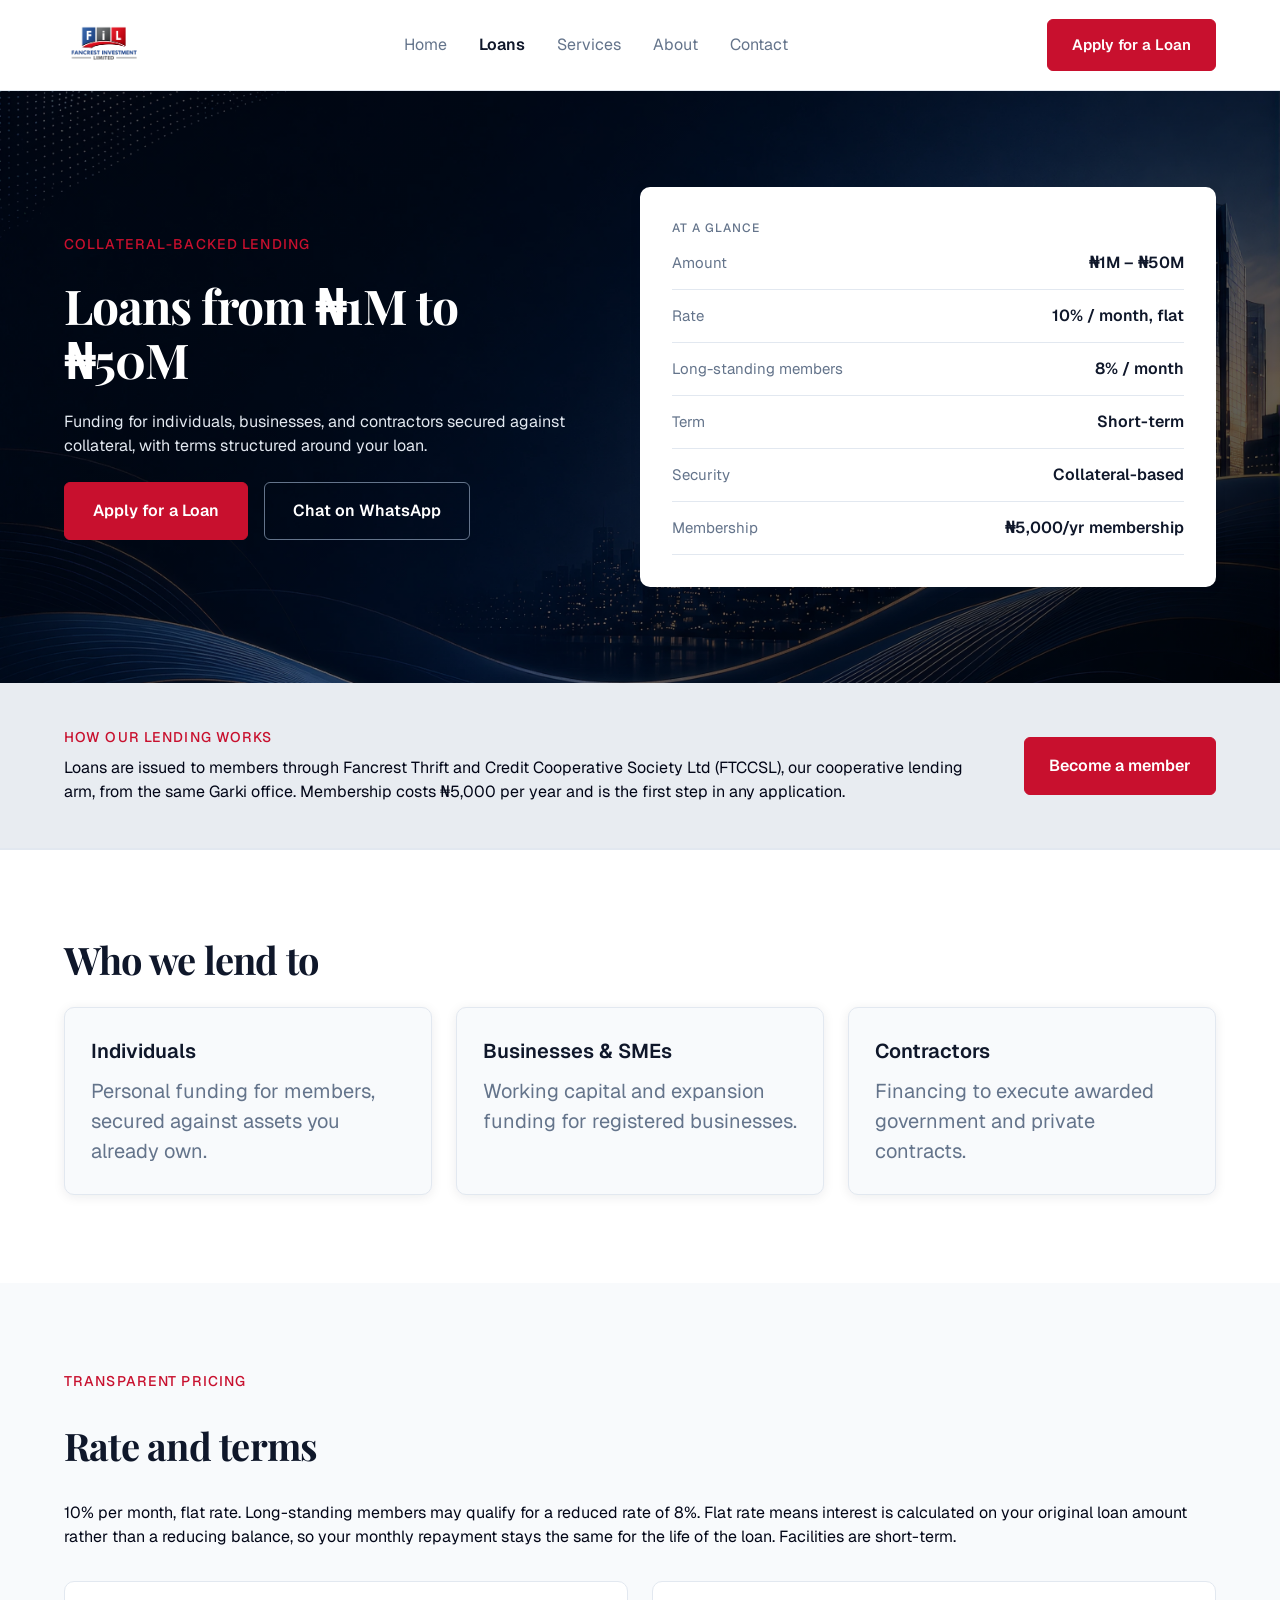
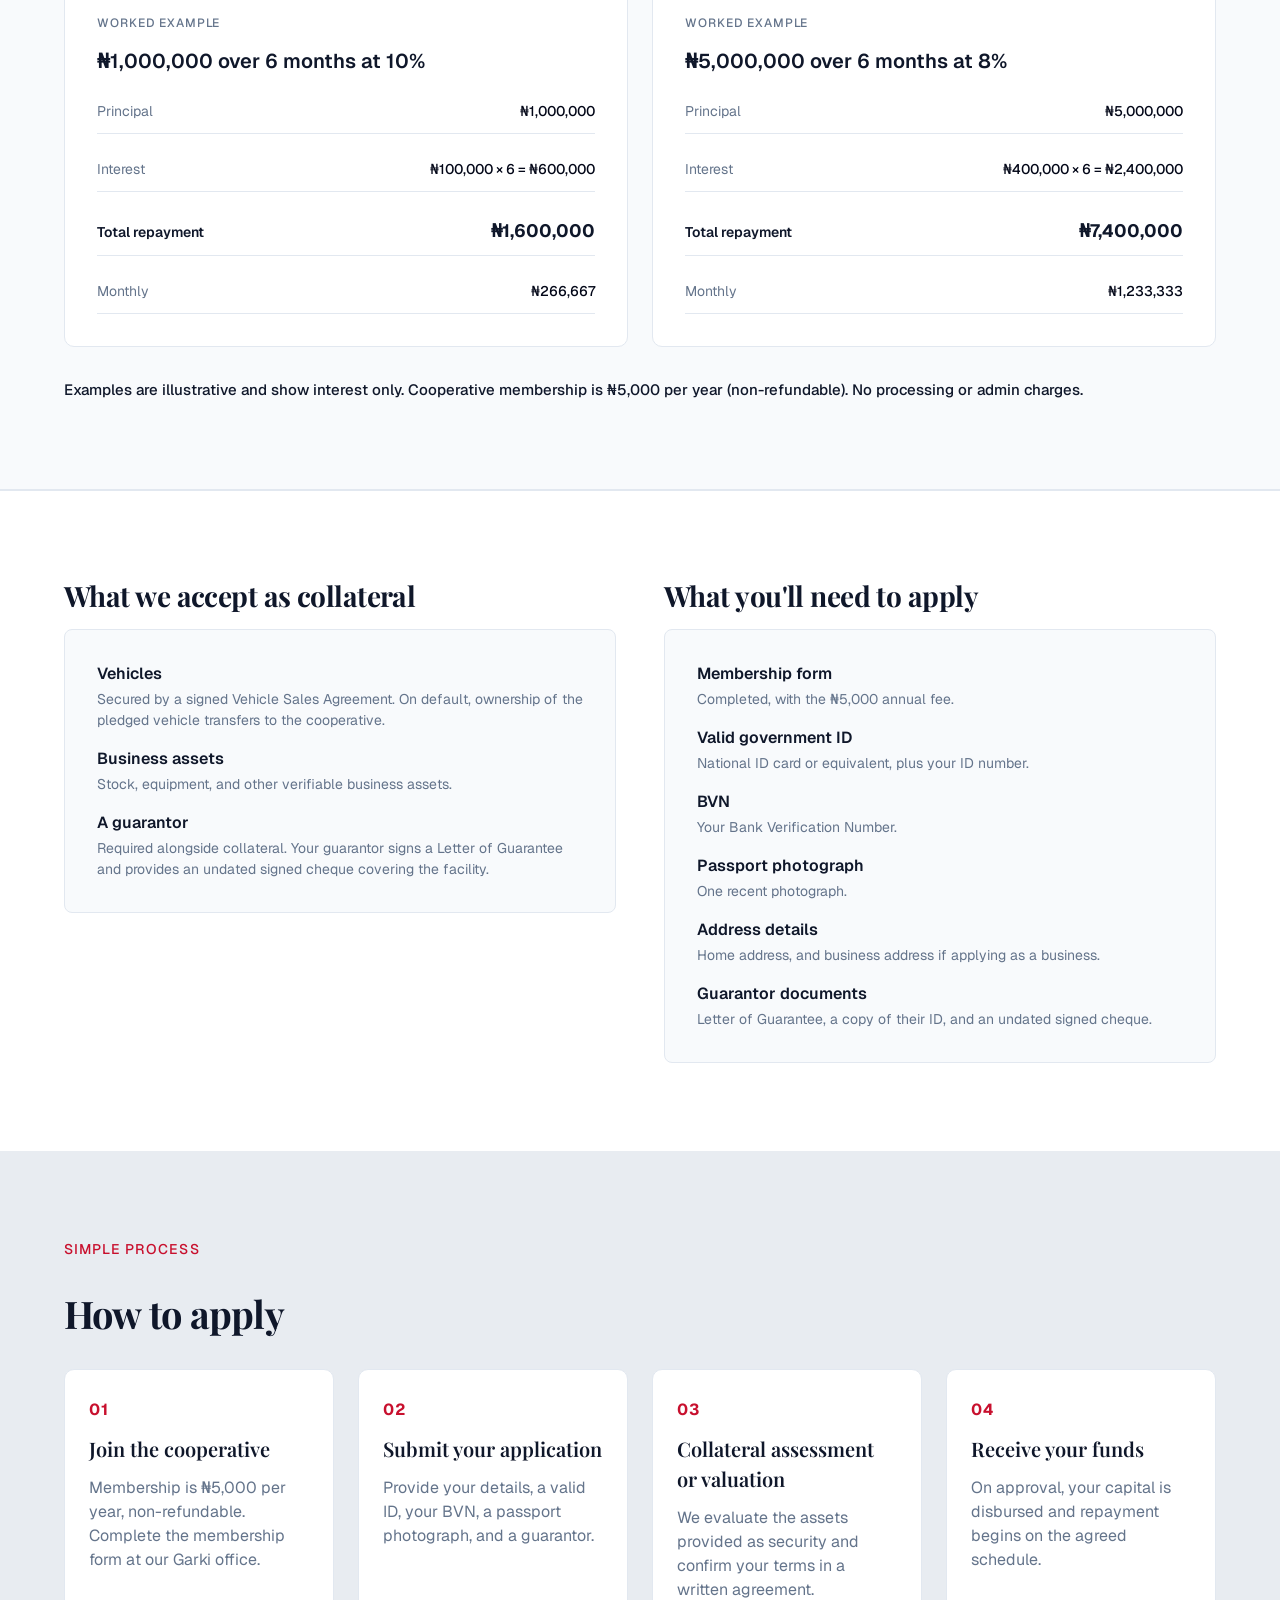
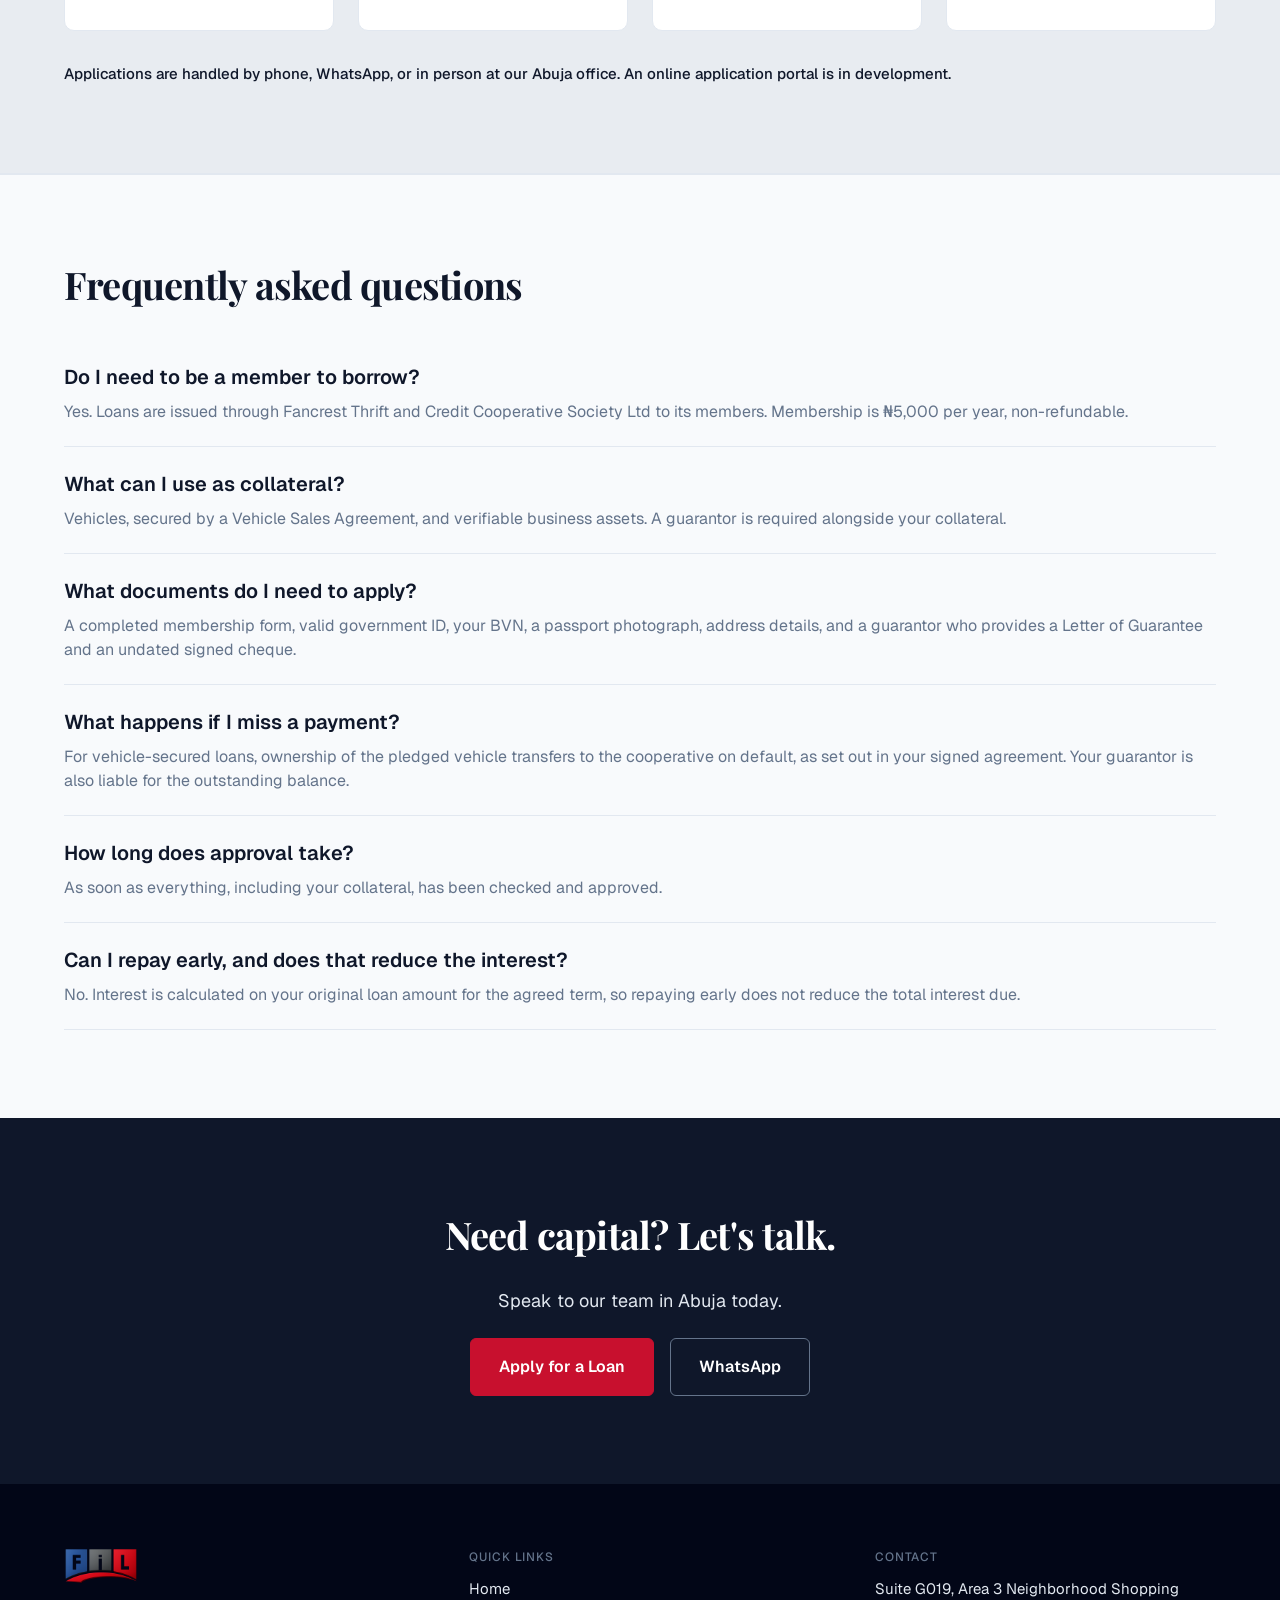
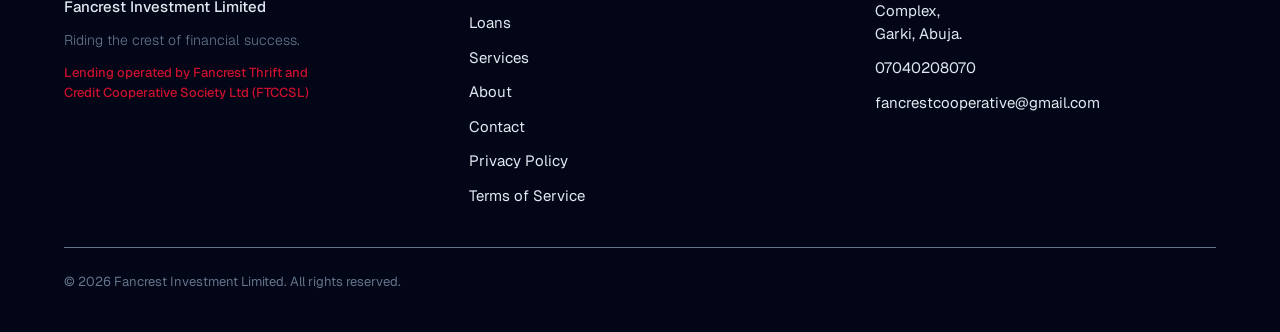
<file: loans.html>
<!DOCTYPE html>
<html lang="en">
<head>
<meta charset="UTF-8">
<meta name="viewport" content="width=device-width, initial-scale=1">
<title>Loans at Fancrest Investment Limited</title>
<meta name="description" content="Collateral-backed loans from ₦1M to ₦50M for individuals, businesses and contractors in Abuja. 10% per month flat, reducible to 8% for long-standing members.">
<link rel="preconnect" href="https://fonts.googleapis.com">
<link rel="preconnect" href="https://fonts.gstatic.com" crossorigin>
<link href="https://fonts.googleapis.com/css2?family=Geist:wght@300;400;500;600;700&family=Playfair+Display:wght@600;700&display=swap" rel="stylesheet">
<link rel="icon" href="assets/fancrest-logo.png">
<link rel="stylesheet" href="styles.css">
<script>document.documentElement.classList.add('js');</script>
</head>
<body class="page-loans">

<!-- ============================ Nav (fixed to top) ============================ -->
<header class="site-nav">
  <div class="nav-inner">
    <a class="nav-logo" href="index.html" aria-label="Fancrest Investment Limited home page">
      <img src="assets/fancrest-logo.png" alt="Fancrest Investment Limited">
    </a>

    <nav class="nav-links" id="primary-nav" aria-label="Primary">
      <a href="index.html">Home</a>
      <a href="loans.html" class="is-current" aria-current="page">Loans</a>
      <a href="services.html">Services</a>
      <a href="about.html">About</a>
      <a href="contact.html">Contact</a>
    </nav>

    <div class="nav-actions">
      <a class="btn btn-primary btn-nav" href="contact.html">Apply for a Loan</a>
      <button class="nav-burger" type="button" aria-controls="primary-nav" aria-expanded="false">
        <span class="burger-bars" aria-hidden="true"></span>
        <span class="visually-hidden">Menu</span>
      </button>
    </div>
  </div>
</header>

<main>

  <!-- ============================ Hero ============================ -->
  <section class="hero hero-split">
    <div class="hero-media" aria-hidden="true">
      <img src="assets/hero-skyline.png" alt="">
      <span class="hero-scrim"></span>
    </div>

    <div class="container hero-split-grid">

      <div class="hero-copy">
        <p class="eyebrow">COLLATERAL-BACKED LENDING</p>
        <h1 class="hero-title-md">Loans from ₦1M to ₦50M</h1>
        <p class="hero-sub">Funding for individuals, businesses, and contractors secured against collateral, with terms structured around your loan.</p>
        <div class="btn-row">
          <a class="btn btn-primary" href="contact.html">Apply for a Loan</a>
          <a class="btn btn-ghost" href="https://wa.me/2347040208070">Chat on WhatsApp</a>
        </div>
      </div>

      <div class="glance-card">
        <p class="overline">AT A GLANCE</p>
        <div class="glance-row">
          <span class="glance-label">Amount</span>
          <span class="glance-value">₦1M – ₦50M</span>
        </div>
        <div class="glance-row">
          <span class="glance-label">Rate</span>
          <span class="glance-value">10% / month, flat</span>
        </div>
        <div class="glance-row">
          <span class="glance-label">Long-standing members</span>
          <span class="glance-value">8% / month</span>
        </div>
        <div class="glance-row">
          <span class="glance-label">Term</span>
          <span class="glance-value">Short-term</span>
        </div>
        <div class="glance-row">
          <span class="glance-label">Security</span>
          <span class="glance-value">Collateral-based</span>
        </div>
        <div class="glance-row">
          <span class="glance-label">Membership</span>
          <span class="glance-value">₦5,000/yr membership</span>
        </div>
      </div>

    </div>
  </section>

  <!-- ============================ Membership explainer ============================ -->
  <section class="membership">
    <div class="container membership-inner">
      <div class="membership-copy">
        <p class="eyebrow">HOW OUR LENDING WORKS</p>
        <p class="body-text">Loans are issued to members through Fancrest Thrift and Credit Cooperative Society Ltd (FTCCSL), our cooperative lending arm, from the same Garki office. Membership costs ₦5,000 per year and is the first step in any application.</p>
      </div>
      <a class="btn btn-primary" href="contact.html">Become a member</a>
    </div>
  </section>

  <!-- ============================ Who we lend to ============================ -->
  <section class="section section-rule lend">
    <div class="container stack-24">
      <h2 class="h2 h2-md">Who we lend to</h2>

      <div class="type-grid">
        <div class="type-card">
          <p class="type-title">Individuals</p>
          <p class="type-desc">Personal funding for members, secured against assets you already own.</p>
        </div>
        <div class="type-card">
          <p class="type-title">Businesses &amp; SMEs</p>
          <p class="type-desc">Working capital and expansion funding for registered businesses.</p>
        </div>
        <div class="type-card">
          <p class="type-title">Contractors</p>
          <p class="type-desc">Financing to execute awarded government and private contracts.</p>
        </div>
      </div>
    </div>
  </section>

  <!-- ============================ Rate and terms ============================ -->
  <section class="section rate-terms">
    <div class="container stack-32">
      <p class="eyebrow">TRANSPARENT PRICING</p>
      <h2 class="h2 h2-md">Rate and terms</h2>
      <p class="body-text">10% per month, flat rate. Long-standing members may qualify for a reduced rate of 8%. Flat rate means interest is calculated on your original loan amount rather than a reducing balance, so your monthly repayment stays the same for the life of the loan. Facilities are short-term.</p>

      <div class="examples-grid">

        <div class="example-card-sm">
          <p class="overline">WORKED EXAMPLE</p>
          <p class="example-title-sm">₦1,000,000 over 6 months at 10%</p>
          <div class="example-row example-row-sm">
            <span class="example-label">Principal</span>
            <span class="example-value">₦1,000,000</span>
          </div>
          <div class="example-row example-row-sm">
            <span class="example-label">Interest</span>
            <span class="example-value">₦100,000 × 6 = ₦600,000</span>
          </div>
          <div class="example-row example-row-sm example-row-total">
            <span class="example-label-total">Total repayment</span>
            <span class="example-value-total">₦1,600,000</span>
          </div>
          <div class="example-row example-row-sm">
            <span class="example-label">Monthly</span>
            <span class="example-value">₦266,667</span>
          </div>
        </div>

        <div class="example-card-sm">
          <p class="overline">WORKED EXAMPLE</p>
          <p class="example-title-sm">₦5,000,000 over 6 months at 8%</p>
          <div class="example-row example-row-sm">
            <span class="example-label">Principal</span>
            <span class="example-value">₦5,000,000</span>
          </div>
          <div class="example-row example-row-sm">
            <span class="example-label">Interest</span>
            <span class="example-value">₦400,000 × 6 = ₦2,400,000</span>
          </div>
          <div class="example-row example-row-sm example-row-total">
            <span class="example-label-total">Total repayment</span>
            <span class="example-value-total">₦7,400,000</span>
          </div>
          <div class="example-row example-row-sm">
            <span class="example-label">Monthly</span>
            <span class="example-value">₦1,233,333</span>
          </div>
        </div>

      </div>

      <p class="note-strong">Examples are illustrative and show interest only. Cooperative membership is ₦5,000 per year (non-refundable). No processing or admin charges.</p>
    </div>
  </section>

  <!-- ============================ Collateral and requirements ============================ -->
  <section class="section section-rule lend">
    <div class="container collateral-grid">

      <div class="collateral-col">
        <h2 class="h3 h3-tight">What we accept as collateral</h2>
        <div class="spec-list">
          <div class="spec-item">
            <p class="spec-term">Vehicles</p>
            <p class="spec-desc">Secured by a signed Vehicle Sales Agreement. On default, ownership of the pledged vehicle transfers to the cooperative.</p>
          </div>
          <div class="spec-item">
            <p class="spec-term">Business assets</p>
            <p class="spec-desc">Stock, equipment, and other verifiable business assets.</p>
          </div>
          <div class="spec-item">
            <p class="spec-term">A guarantor</p>
            <p class="spec-desc">Required alongside collateral. Your guarantor signs a Letter of Guarantee and provides an undated signed cheque covering the facility.</p>
          </div>
        </div>
      </div>

      <div class="collateral-col">
        <h2 class="h3 h3-tight">What you'll need to apply</h2>
        <div class="spec-list">
          <div class="spec-item">
            <p class="spec-term">Membership form</p>
            <p class="spec-desc">Completed, with the ₦5,000 annual fee.</p>
          </div>
          <div class="spec-item">
            <p class="spec-term">Valid government ID</p>
            <p class="spec-desc">National ID card or equivalent, plus your ID number.</p>
          </div>
          <div class="spec-item">
            <p class="spec-term">BVN</p>
            <p class="spec-desc">Your Bank Verification Number.</p>
          </div>
          <div class="spec-item">
            <p class="spec-term">Passport photograph</p>
            <p class="spec-desc">One recent photograph.</p>
          </div>
          <div class="spec-item">
            <p class="spec-term">Address details</p>
            <p class="spec-desc">Home address, and business address if applying as a business.</p>
          </div>
          <div class="spec-item">
            <p class="spec-term">Guarantor documents</p>
            <p class="spec-desc">Letter of Guarantee, a copy of their ID, and an undated signed cheque.</p>
          </div>
        </div>
      </div>

    </div>
  </section>

  <!-- ============================ How to apply ============================ -->
  <section class="section steps">
    <div class="container stack-32">
      <p class="eyebrow">SIMPLE PROCESS</p>
      <h2 class="h2 h2-md">How to apply</h2>

      <div class="steps-grid">
        <div class="card step">
          <p class="step-num">01</p>
          <p class="step-title">Join the cooperative</p>
          <p class="step-desc">Membership is ₦5,000 per year, non-refundable. Complete the membership form at our Garki office.</p>
        </div>
        <div class="card step">
          <p class="step-num">02</p>
          <p class="step-title">Submit your application</p>
          <p class="step-desc">Provide your details, a valid ID, your BVN, a passport photograph, and a guarantor.</p>
        </div>
        <div class="card step">
          <p class="step-num">03</p>
          <p class="step-title">Collateral assessment or valuation</p>
          <p class="step-desc">We evaluate the assets provided as security and confirm your terms in a written agreement.</p>
        </div>
        <div class="card step">
          <p class="step-num">04</p>
          <p class="step-title">Receive your funds</p>
          <p class="step-desc">On approval, your capital is disbursed and repayment begins on the agreed schedule.</p>
        </div>
      </div>

      <p class="note-strong">Applications are handled by phone, WhatsApp, or in person at our Abuja office. An online application portal is in development.</p>
    </div>
  </section>

  <!-- ============================ FAQ ============================ -->
  <section class="section section-rule faq">
    <div class="container stack-32">
      <h2 class="h2 h2-md">Frequently asked questions</h2>

      <div class="faq-list">
        <div class="faq-item">
          <p class="faq-q">Do I need to be a member to borrow?</p>
          <p class="faq-a">Yes. Loans are issued through Fancrest Thrift and Credit Cooperative Society Ltd to its members. Membership is ₦5,000 per year, non-refundable.</p>
        </div>
        <div class="faq-item">
          <p class="faq-q">What can I use as collateral?</p>
          <p class="faq-a">Vehicles, secured by a Vehicle Sales Agreement, and verifiable business assets. A guarantor is required alongside your collateral.</p>
        </div>
        <div class="faq-item">
          <p class="faq-q">What documents do I need to apply?</p>
          <p class="faq-a">A completed membership form, valid government ID, your BVN, a passport photograph, address details, and a guarantor who provides a Letter of Guarantee and an undated signed cheque.</p>
        </div>
        <div class="faq-item">
          <p class="faq-q">What happens if I miss a payment?</p>
          <p class="faq-a">For vehicle-secured loans, ownership of the pledged vehicle transfers to the cooperative on default, as set out in your signed agreement. Your guarantor is also liable for the outstanding balance.</p>
        </div>

        <div class="faq-item">
          <p class="faq-q">How long does approval take?</p>
          <p class="faq-a">As soon as everything, including your collateral, has been checked and approved.</p>
        </div>
        <div class="faq-item">
          <p class="faq-q">Can I repay early, and does that reduce the interest?</p>
          <p class="faq-a">No. Interest is calculated on your original loan amount for the agreed term, so repaying early does not reduce the total interest due.</p>
        </div>
      </div>
    </div>
  </section>

  <!-- ============================ Closing CTA ============================ -->
  <section class="closing-cta">
    <div class="container closing-inner">
      <h2 class="closing-title">Need capital? Let's talk.</h2>
      <p class="closing-sub">Speak to our team in Abuja today.</p>
      <div class="btn-row">
        <a class="btn btn-primary" href="contact.html">Apply for a Loan</a>
        <a class="btn btn-ghost" href="https://wa.me/2347040208070">WhatsApp</a>
      </div>
    </div>
  </section>

</main>

<!-- ============================ Footer ============================ -->
<footer class="site-footer">
  <div class="container">
    <div class="footer-columns">

      <div class="footer-brand">
        <span class="footer-logo">
          <img src="assets/fancrest-logo.png" alt="Fancrest Investment Limited">
        </span>
        <p class="footer-company">Fancrest Investment Limited</p>
        <p class="footer-tagline">Riding the crest of financial success.</p>
        <p class="footer-coop">Lending operated by Fancrest Thrift and<br>Credit Cooperative Society Ltd (FTCCSL)</p>
      </div>

      <nav class="footer-col" aria-label="Quick links">
        <p class="overline">QUICK LINKS</p>
        <a href="index.html">Home</a>
        <a href="loans.html">Loans</a>
        <a href="services.html">Services</a>
        <a href="about.html">About</a>
        <a href="contact.html">Contact</a>
        <a href="privacy.html">Privacy Policy</a>
        <a href="terms.html">Terms of Service</a>
      </nav>

      <div class="footer-col">
        <p class="overline">CONTACT</p>
        <address class="footer-address">
          Suite G019, Area 3 Neighborhood Shopping Complex,<br>
          Garki, Abuja.
        </address>
        <p class="footer-line">
          <a href="tel:+2347040208070">07040208070</a>
        </p>
        <p class="footer-line">
          <a href="mailto:fancrestcooperative@gmail.com">fancrestcooperative@gmail.com</a>
        </p>
      </div>

    </div>

    <div class="footer-bottom">
      <p>© 2026 Fancrest Investment Limited. All rights reserved.</p>
    </div>
  </div>
</footer>

<!-- Sticky action bar, mobile only -->
<div class="mobile-bar">
  <a class="btn btn-primary" href="contact.html">Apply for a Loan</a>
  <a class="btn btn-outline" href="https://wa.me/2347040208070">WhatsApp</a>
</div>

<script>
(function () {
  var nav   = document.querySelector('.site-nav');
  var btn   = nav && nav.querySelector('.nav-burger');
  var panel = document.getElementById('primary-nav');

  // Without all three, the CSS would hide the links behind a button that
  // cannot open them. Drop the flag and leave the links visible instead.
  if (!nav || !btn || !panel) {
    document.documentElement.classList.remove('js');
    return;
  }

  function setOpen(open) {
    nav.classList.toggle('is-open', open);
    btn.setAttribute('aria-expanded', open ? 'true' : 'false');
  }

  btn.addEventListener('click', function () {
    setOpen(!nav.classList.contains('is-open'));
  });

  // Close after choosing a destination, or on Escape.
  Array.prototype.forEach.call(panel.querySelectorAll('a'), function (link) {
    link.addEventListener('click', function () { setOpen(false); });
  });

  document.addEventListener('keydown', function (e) {
    if ((e.key === 'Escape' || e.keyCode === 27) && nav.classList.contains('is-open')) {
      setOpen(false);
      btn.focus();
    }
  });
})();
</script>

</body>
</html>
</file>
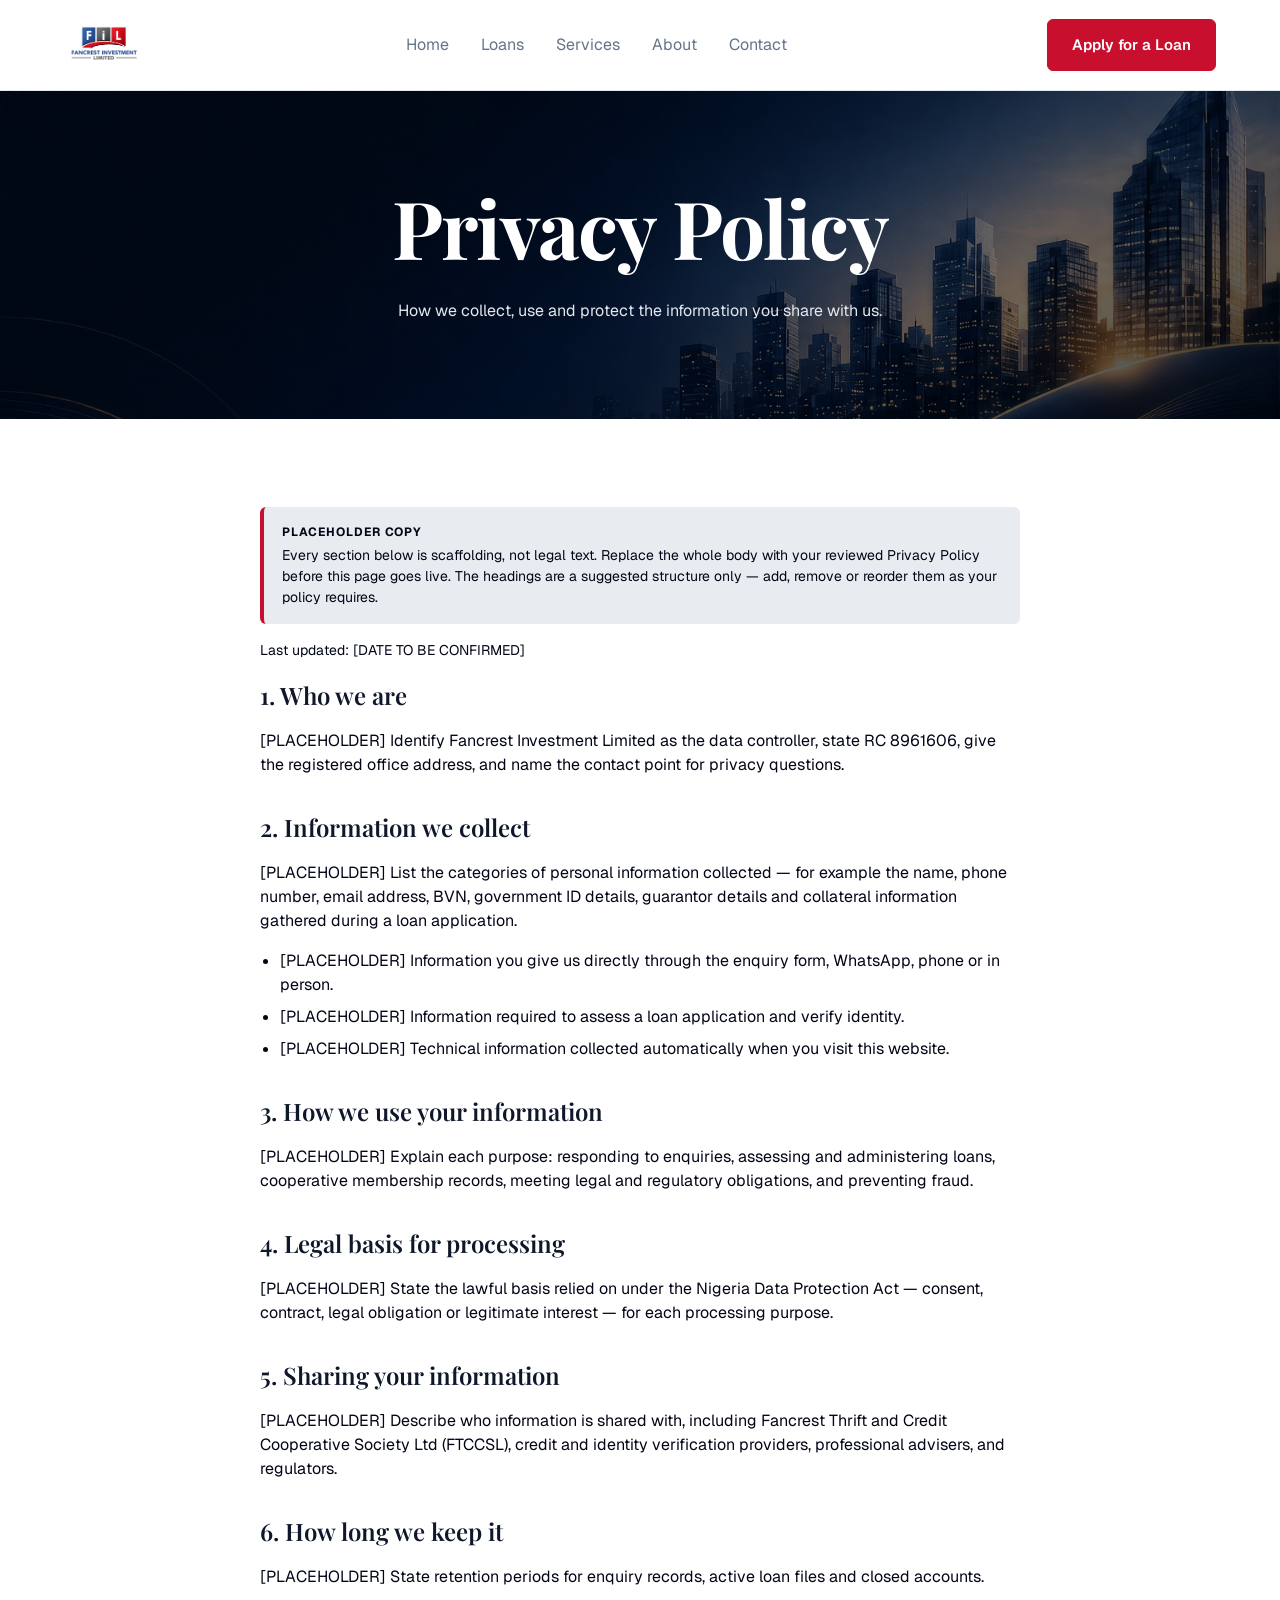
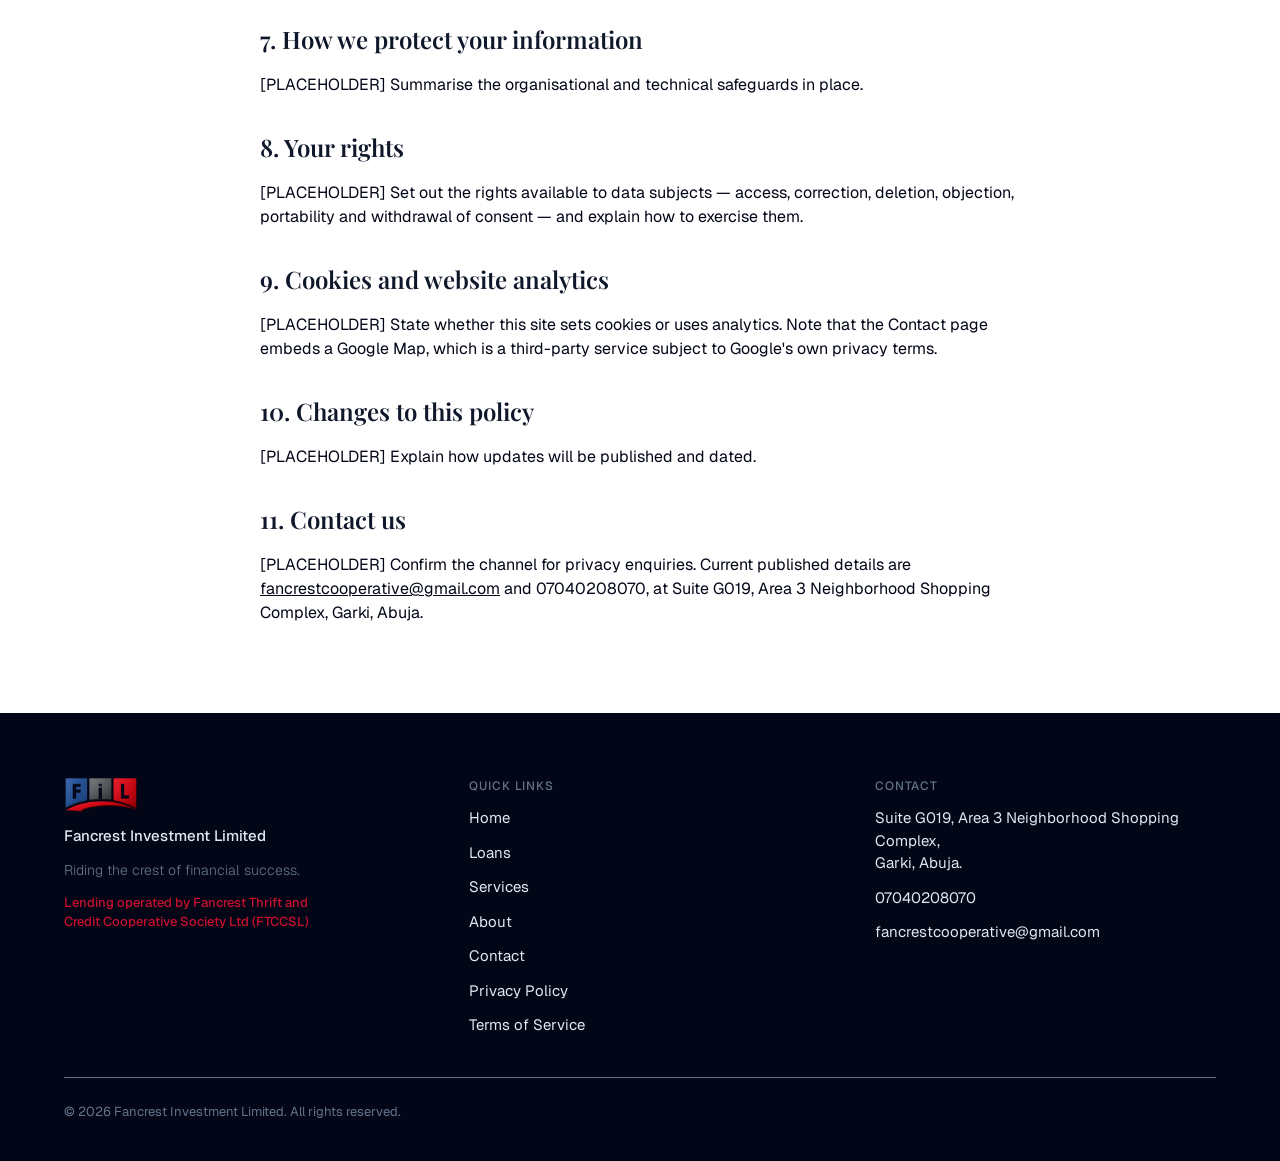
<file: privacy.html>
<!DOCTYPE html>
<html lang="en">
<head>
<meta charset="UTF-8">
<meta name="viewport" content="width=device-width, initial-scale=1">
<title>Privacy Policy of Fancrest Investment Limited</title>
<meta name="description" content="How Fancrest Investment Limited collects, uses and protects the personal information of members and enquirers.">
<link rel="preconnect" href="https://fonts.googleapis.com">
<link rel="preconnect" href="https://fonts.gstatic.com" crossorigin>
<link href="https://fonts.googleapis.com/css2?family=Geist:wght@300;400;500;600;700&family=Playfair+Display:wght@600;700&display=swap" rel="stylesheet">
<link rel="icon" href="assets/fancrest-logo.png">
<link rel="stylesheet" href="styles.css">
<script>document.documentElement.classList.add('js');</script>
</head>
<body class="page-utility">

<!-- ============================ Nav (fixed to top) ============================ -->
<header class="site-nav">
  <div class="nav-inner">
    <a class="nav-logo" href="index.html" aria-label="Fancrest Investment Limited home page">
      <img src="assets/fancrest-logo.png" alt="Fancrest Investment Limited">
    </a>

    <nav class="nav-links" id="primary-nav" aria-label="Primary">
      <a href="index.html">Home</a>
      <a href="loans.html">Loans</a>
      <a href="services.html">Services</a>
      <a href="about.html">About</a>
      <a href="contact.html">Contact</a>
    </nav>

    <div class="nav-actions">
      <a class="btn btn-primary btn-nav" href="contact.html">Apply for a Loan</a>
      <button class="nav-burger" type="button" aria-controls="primary-nav" aria-expanded="false">
        <span class="burger-bars" aria-hidden="true"></span>
        <span class="visually-hidden">Menu</span>
      </button>
    </div>
  </div>
</header>

<main>

  <!-- ============================ Hero ============================ -->
  <section class="hero hero-center">
    <div class="hero-media" aria-hidden="true">
      <img src="assets/hero-skyline.png" alt="">
      <span class="hero-scrim"></span>
    </div>

    <div class="container hero-center-inner">
      <h1 class="hero-title-lg">Privacy Policy</h1>
      <p class="hero-sub">How we collect, use and protect the information you share with us.</p>
    </div>
  </section>

  <!-- ============================ Policy body ============================ -->
  <section class="section band-white">
    <div class="container legal-prose">

      <p class="placeholder">
        <strong>Placeholder copy</strong>
        Every section below is scaffolding, not legal text. Replace the whole
        body with your reviewed Privacy Policy before this page goes live.
        The headings are a suggested structure only — add, remove or reorder
        them as your policy requires.
      </p>

      <p class="legal-updated">Last updated: [DATE TO BE CONFIRMED]</p>

      <h2>1. Who we are</h2>
      <p>[PLACEHOLDER] Identify Fancrest Investment Limited as the data controller, state RC 8961606, give the registered office address, and name the contact point for privacy questions.</p>

      <h2>2. Information we collect</h2>
      <p>[PLACEHOLDER] List the categories of personal information collected — for example the name, phone number, email address, BVN, government ID details, guarantor details and collateral information gathered during a loan application.</p>
      <ul>
        <li>[PLACEHOLDER] Information you give us directly through the enquiry form, WhatsApp, phone or in person.</li>
        <li>[PLACEHOLDER] Information required to assess a loan application and verify identity.</li>
        <li>[PLACEHOLDER] Technical information collected automatically when you visit this website.</li>
      </ul>

      <h2>3. How we use your information</h2>
      <p>[PLACEHOLDER] Explain each purpose: responding to enquiries, assessing and administering loans, cooperative membership records, meeting legal and regulatory obligations, and preventing fraud.</p>

      <h2>4. Legal basis for processing</h2>
      <p>[PLACEHOLDER] State the lawful basis relied on under the Nigeria Data Protection Act — consent, contract, legal obligation or legitimate interest — for each processing purpose.</p>

      <h2>5. Sharing your information</h2>
      <p>[PLACEHOLDER] Describe who information is shared with, including Fancrest Thrift and Credit Cooperative Society Ltd (FTCCSL), credit and identity verification providers, professional advisers, and regulators.</p>

      <h2>6. How long we keep it</h2>
      <p>[PLACEHOLDER] State retention periods for enquiry records, active loan files and closed accounts.</p>

      <h2>7. How we protect your information</h2>
      <p>[PLACEHOLDER] Summarise the organisational and technical safeguards in place.</p>

      <h2>8. Your rights</h2>
      <p>[PLACEHOLDER] Set out the rights available to data subjects — access, correction, deletion, objection, portability and withdrawal of consent — and explain how to exercise them.</p>

      <h2>9. Cookies and website analytics</h2>
      <p>[PLACEHOLDER] State whether this site sets cookies or uses analytics. Note that the Contact page embeds a Google Map, which is a third-party service subject to Google's own privacy terms.</p>

      <h2>10. Changes to this policy</h2>
      <p>[PLACEHOLDER] Explain how updates will be published and dated.</p>

      <h2>11. Contact us</h2>
      <p>[PLACEHOLDER] Confirm the channel for privacy enquiries. Current published details are <a href="mailto:fancrestcooperative@gmail.com">fancrestcooperative@gmail.com</a> and 07040208070, at Suite G019, Area 3 Neighborhood Shopping Complex, Garki, Abuja.</p>

    </div>
  </section>

</main>

<!-- ============================ Footer ============================ -->
<footer class="site-footer">
  <div class="container">
    <div class="footer-columns">

      <div class="footer-brand">
        <span class="footer-logo">
          <img src="assets/fancrest-logo.png" alt="Fancrest Investment Limited">
        </span>
        <p class="footer-company">Fancrest Investment Limited</p>
        <p class="footer-tagline">Riding the crest of financial success.</p>
        <p class="footer-coop">Lending operated by Fancrest Thrift and<br>Credit Cooperative Society Ltd (FTCCSL)</p>
      </div>

      <nav class="footer-col" aria-label="Quick links">
        <p class="overline">QUICK LINKS</p>
        <a href="index.html">Home</a>
        <a href="loans.html">Loans</a>
        <a href="services.html">Services</a>
        <a href="about.html">About</a>
        <a href="contact.html">Contact</a>
        <a href="privacy.html">Privacy Policy</a>
        <a href="terms.html">Terms of Service</a>
      </nav>

      <div class="footer-col">
        <p class="overline">CONTACT</p>
        <address class="footer-address">
          Suite G019, Area 3 Neighborhood Shopping Complex,<br>
          Garki, Abuja.
        </address>
        <p class="footer-line">
          <a href="tel:+2347040208070">07040208070</a>
        </p>
        <p class="footer-line">
          <a href="mailto:fancrestcooperative@gmail.com">fancrestcooperative@gmail.com</a>
        </p>
      </div>

    </div>

    <div class="footer-bottom">
      <p>© 2026 Fancrest Investment Limited. All rights reserved.</p>
    </div>
  </div>
</footer>

<!-- Sticky action bar, mobile only -->
<div class="mobile-bar">
  <a class="btn btn-primary" href="contact.html">Apply for a Loan</a>
  <a class="btn btn-outline" href="https://wa.me/2347040208070">WhatsApp</a>
</div>

<script>
(function () {
  var nav   = document.querySelector('.site-nav');
  var btn   = nav && nav.querySelector('.nav-burger');
  var panel = document.getElementById('primary-nav');

  // Without all three, the CSS would hide the links behind a button that
  // cannot open them. Drop the flag and leave the links visible instead.
  if (!nav || !btn || !panel) {
    document.documentElement.classList.remove('js');
    return;
  }

  function setOpen(open) {
    nav.classList.toggle('is-open', open);
    btn.setAttribute('aria-expanded', open ? 'true' : 'false');
  }

  btn.addEventListener('click', function () {
    setOpen(!nav.classList.contains('is-open'));
  });

  // Close after choosing a destination, or on Escape.
  Array.prototype.forEach.call(panel.querySelectorAll('a'), function (link) {
    link.addEventListener('click', function () { setOpen(false); });
  });

  document.addEventListener('keydown', function (e) {
    if ((e.key === 'Escape' || e.keyCode === 27) && nav.classList.contains('is-open')) {
      setOpen(false);
      btn.focus();
    }
  });
})();
</script>

</body>
</html>
</file>
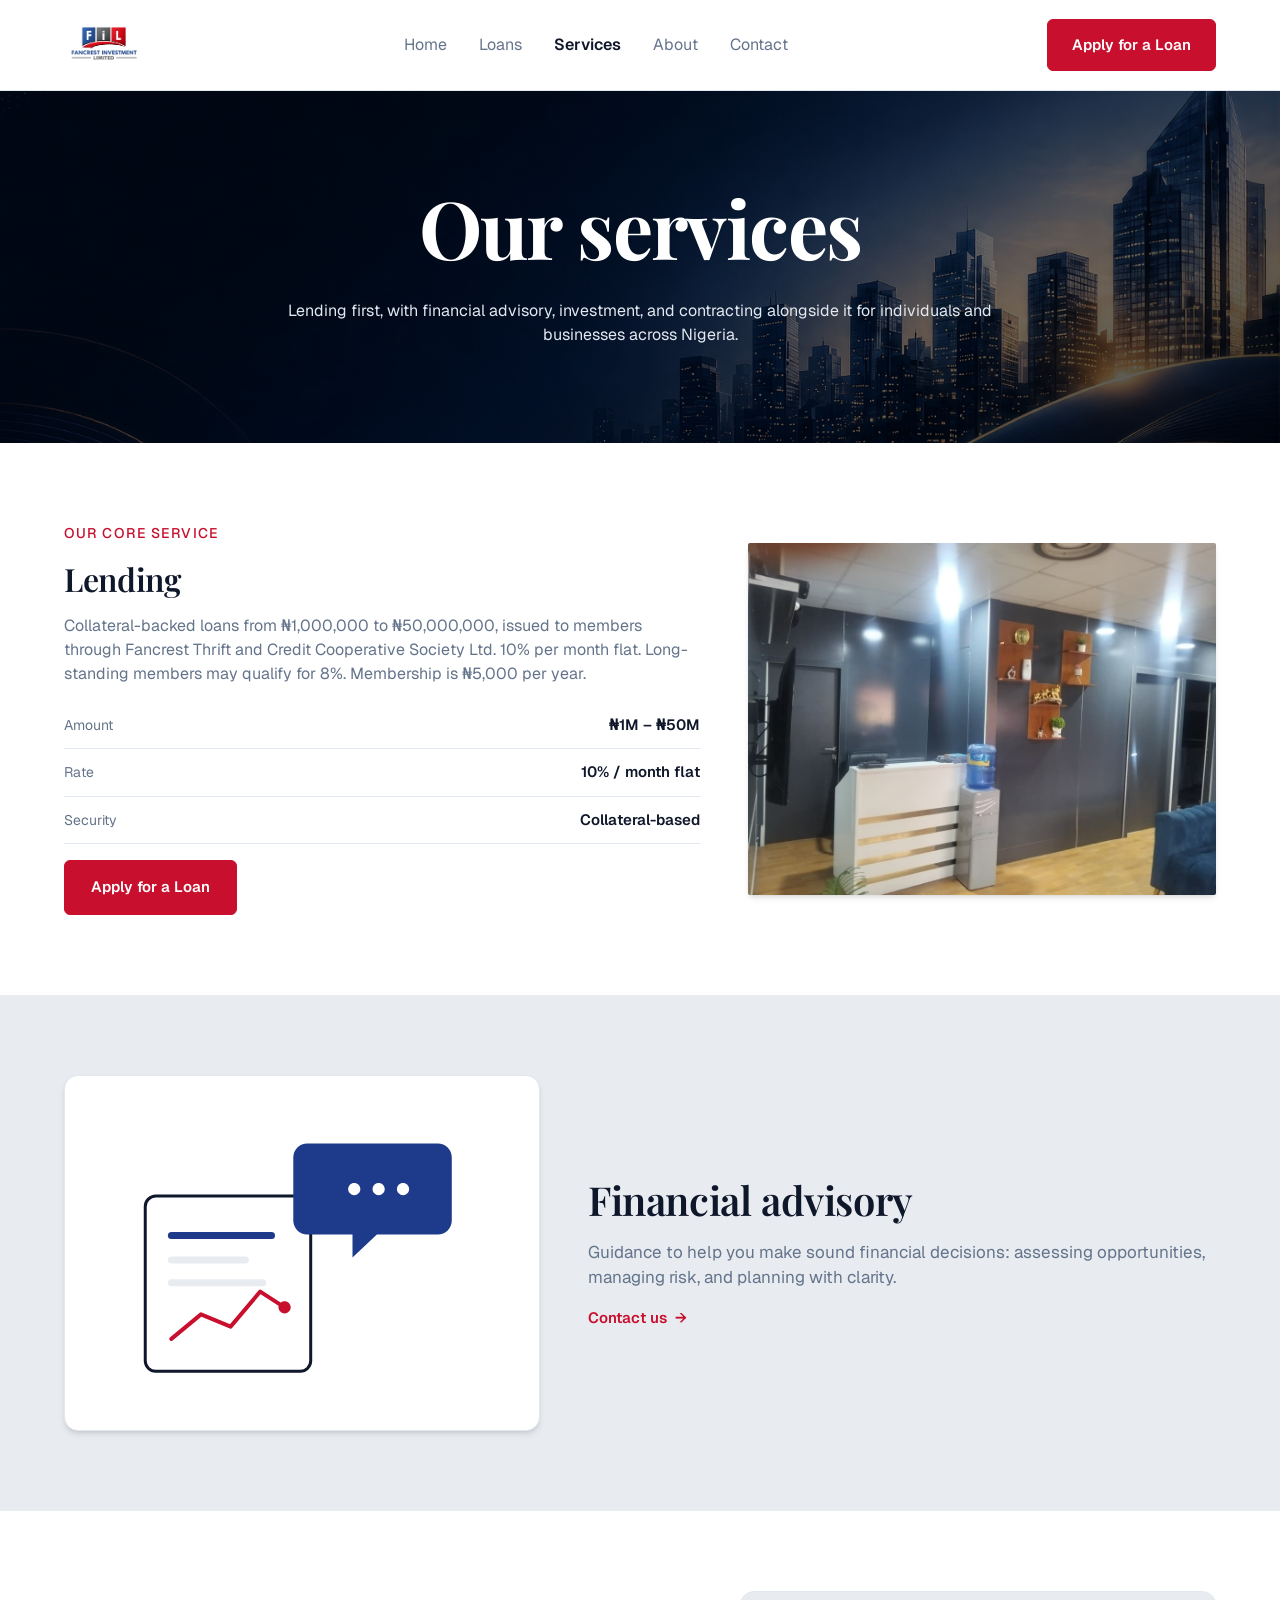
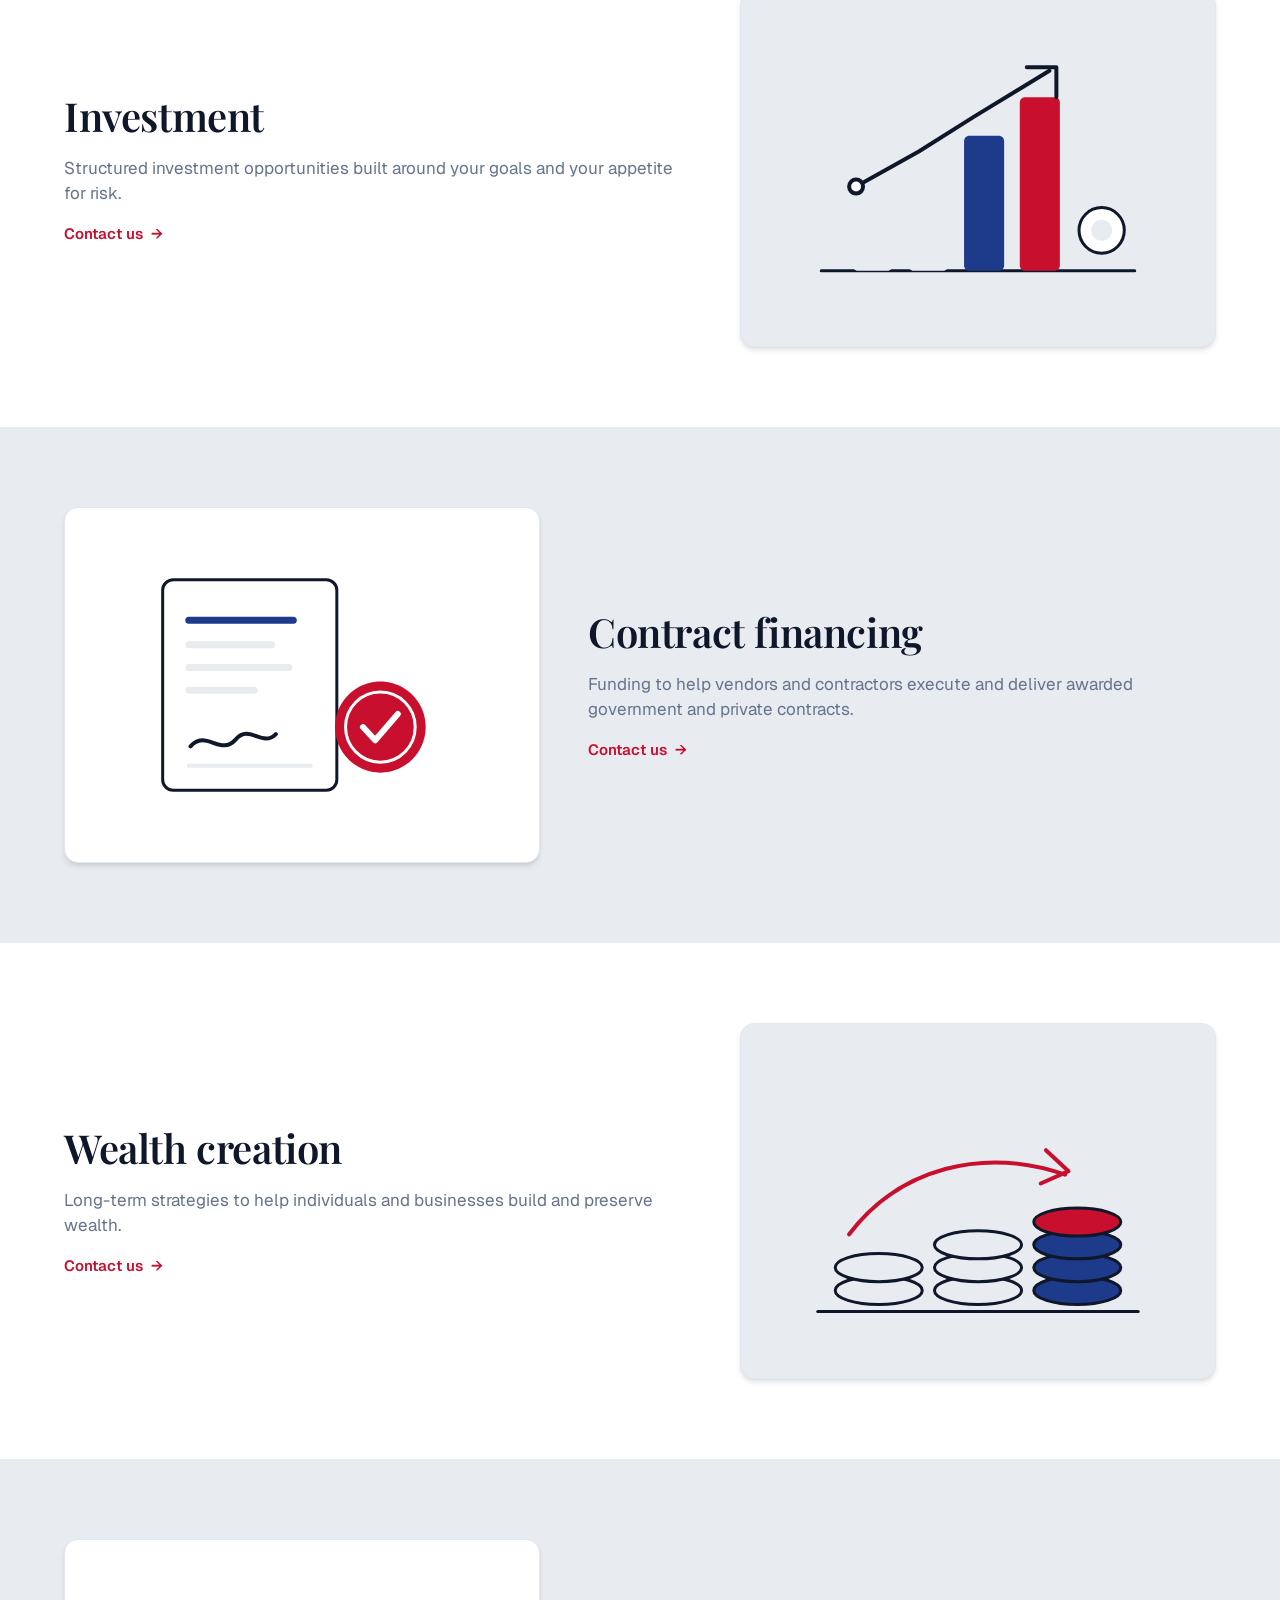
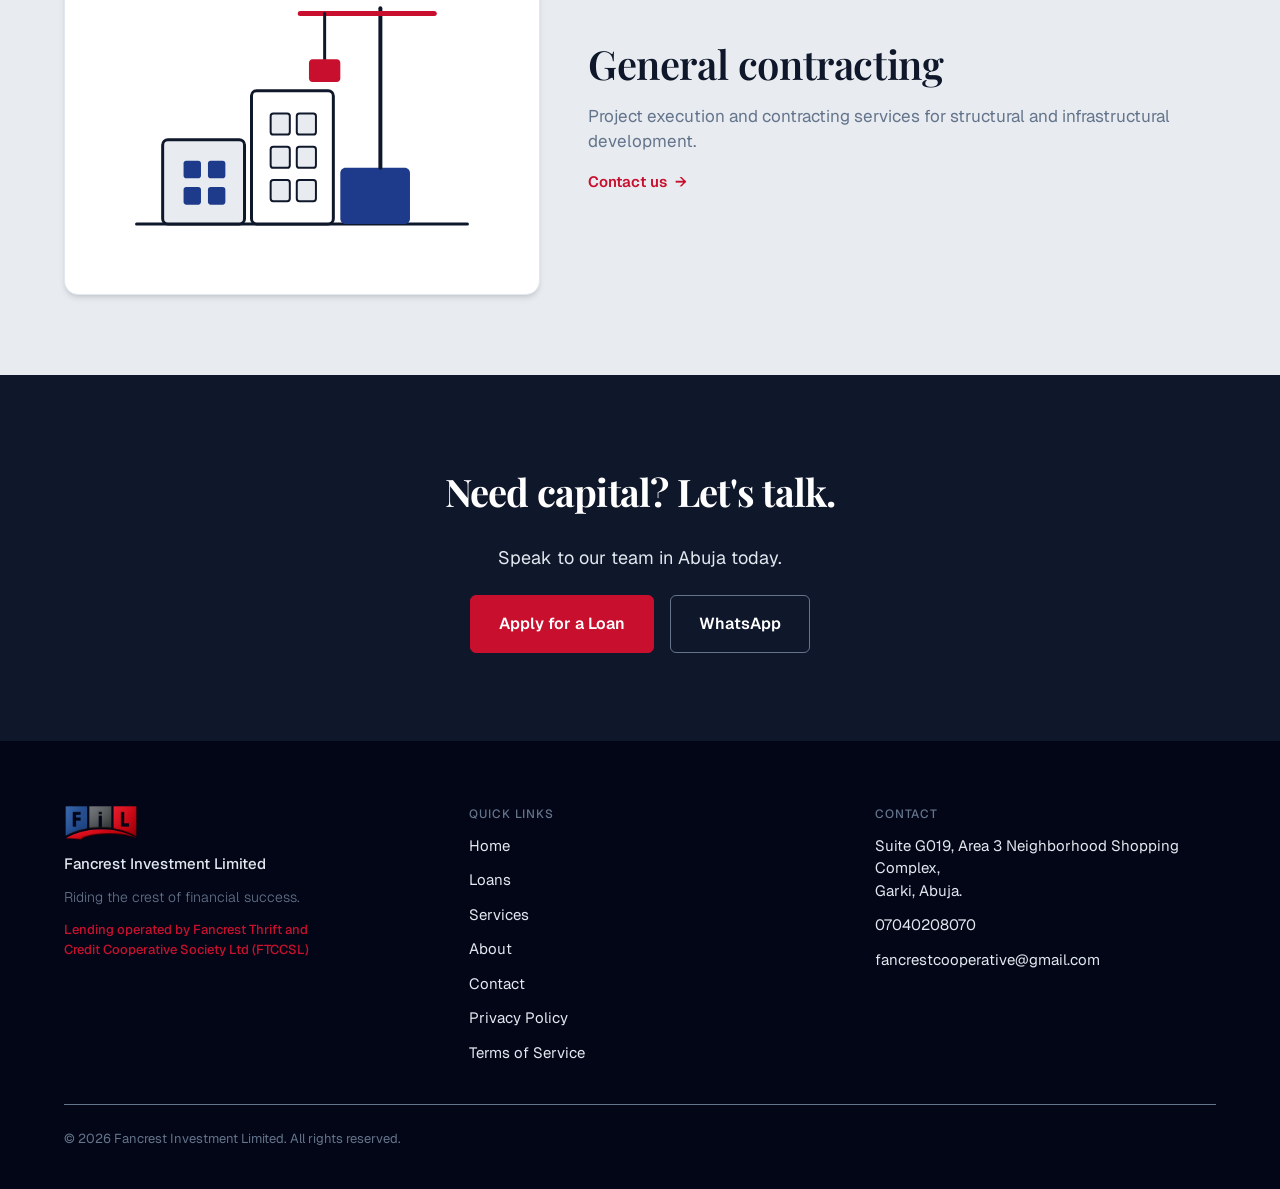
<file: services.html>
<!DOCTYPE html>
<html lang="en">
<head>
<meta charset="UTF-8">
<meta name="viewport" content="width=device-width, initial-scale=1">
<title>Services at Fancrest Investment Limited</title>
<meta name="description" content="Lending first, with financial advisory, investment, contract financing, wealth creation and general contracting alongside it for individuals and businesses across Nigeria.">
<link rel="preconnect" href="https://fonts.googleapis.com">
<link rel="preconnect" href="https://fonts.gstatic.com" crossorigin>
<link href="https://fonts.googleapis.com/css2?family=Geist:wght@300;400;500;600;700&family=Playfair+Display:wght@600;700&display=swap" rel="stylesheet">
<link rel="icon" href="assets/fancrest-logo.png">
<link rel="stylesheet" href="styles.css">
<script>document.documentElement.classList.add('js');</script>
</head>
<body class="page-services">

<!-- ============================ Nav (fixed to top) ============================ -->
<header class="site-nav">
  <div class="nav-inner">
    <a class="nav-logo" href="index.html" aria-label="Fancrest Investment Limited home page">
      <img src="assets/fancrest-logo.png" alt="Fancrest Investment Limited">
    </a>

    <nav class="nav-links" id="primary-nav" aria-label="Primary">
      <a href="index.html">Home</a>
      <a href="loans.html">Loans</a>
      <a href="services.html" class="is-current" aria-current="page">Services</a>
      <a href="about.html">About</a>
      <a href="contact.html">Contact</a>
    </nav>

    <div class="nav-actions">
      <a class="btn btn-primary btn-nav" href="contact.html">Apply for a Loan</a>
      <button class="nav-burger" type="button" aria-controls="primary-nav" aria-expanded="false">
        <span class="burger-bars" aria-hidden="true"></span>
        <span class="visually-hidden">Menu</span>
      </button>
    </div>
  </div>
</header>

<main>

  <!-- ============================ Hero ============================ -->
  <section class="hero hero-center">
    <div class="hero-media" aria-hidden="true">
      <img src="assets/hero-skyline.png" alt="">
      <span class="hero-scrim"></span>
    </div>

    <div class="container hero-center-inner">
      <h1 class="hero-title-lg">Our services</h1>
      <p class="hero-sub">Lending first, with financial advisory, investment, and contracting alongside it for individuals and businesses across Nigeria.</p>
    </div>
  </section>

  <!-- ============================ 1. Lending (core) ============================ -->
  <section class="service-band band-white">
    <div class="container service-row">

      <div class="service-copy">
        <p class="eyebrow">OUR CORE SERVICE</p>
        <h2 class="service-title service-title-sm">Lending</h2>
        <p class="service-desc service-desc-sm">Collateral-backed loans from ₦1,000,000 to ₦50,000,000, issued to members through Fancrest Thrift and Credit Cooperative Society Ltd. 10% per month flat. Long-standing members may qualify for 8%. Membership is ₦5,000 per year.</p>

        <div class="fact-list">
          <div class="fact-row">
            <span class="fact-label">Amount</span>
            <span class="fact-value">₦1M – ₦50M</span>
          </div>
          <div class="fact-row">
            <span class="fact-label">Rate</span>
            <span class="fact-value">10% / month flat</span>
          </div>
          <div class="fact-row">
            <span class="fact-label">Security</span>
            <span class="fact-value">Collateral-based</span>
          </div>
        </div>

        <a class="btn btn-primary btn-compact" href="contact.html">Apply for a Loan</a>
      </div>

      <div class="service-photo">
        <img src="assets/lending-office.jpg" alt="The Fancrest team at the Garki office in Abuja">
      </div>

    </div>
  </section>

  <!-- ============================ 2. Financial advisory ============================ -->
  <section class="service-band band-muted">
    <div class="container service-row">

      <div class="illus-panel">
        <img src="assets/illustration-financial-advisory.svg" alt="" width="420" height="298">
      </div>

      <div class="service-copy">
        <h2 class="service-title">Financial advisory</h2>
        <p class="service-desc">Guidance to help you make sound financial decisions: assessing opportunities, managing risk, and planning with clarity.</p>
        <a class="service-link" href="contact.html">Contact us&nbsp; →</a>
      </div>

    </div>
  </section>

  <!-- ============================ 3. Investment ============================ -->
  <section class="service-band band-white">
    <div class="container service-row">

      <div class="service-copy">
        <h2 class="service-title">Investment</h2>
        <p class="service-desc">Structured investment opportunities built around your goals and your appetite for risk.</p>
        <a class="service-link" href="contact.html">Contact us&nbsp; →</a>
      </div>

      <div class="illus-panel">
        <img src="assets/illustration-investment.svg" alt="" width="420" height="298">
      </div>

    </div>
  </section>

  <!-- ============================ 4. Contract financing ============================ -->
  <section class="service-band band-muted">
    <div class="container service-row">

      <div class="illus-panel">
        <img src="assets/illustration-contract-financing.svg" alt="" width="420" height="298">
      </div>

      <div class="service-copy">
        <h2 class="service-title">Contract financing</h2>
        <p class="service-desc">Funding to help vendors and contractors execute and deliver awarded government and private contracts.</p>
        <a class="service-link" href="contact.html">Contact us&nbsp; →</a>
      </div>

    </div>
  </section>

  <!-- ============================ 5. Wealth creation ============================ -->
  <section class="service-band band-white">
    <div class="container service-row">

      <div class="service-copy">
        <h2 class="service-title">Wealth creation</h2>
        <p class="service-desc">Long-term strategies to help individuals and businesses build and preserve wealth.</p>
        <a class="service-link" href="contact.html">Contact us&nbsp; →</a>
      </div>

      <div class="illus-panel">
        <img src="assets/illustration-wealth-creation.svg" alt="" width="420" height="298">
      </div>

    </div>
  </section>

  <!-- ============================ 6. General contracting ============================ -->
  <section class="service-band band-muted">
    <div class="container service-row">

      <div class="illus-panel">
        <img src="assets/illustration-general-contracting.svg" alt="" width="420" height="298">
      </div>

      <div class="service-copy">
        <h2 class="service-title">General contracting</h2>
        <p class="service-desc">Project execution and contracting services for structural and infrastructural development.</p>
        <a class="service-link" href="contact.html">Contact us&nbsp; →</a>
      </div>

    </div>
  </section>

  <!-- ============================ Closing CTA ============================ -->
  <section class="closing-cta">
    <div class="container closing-inner">
      <h2 class="closing-title">Need capital? Let's talk.</h2>
      <p class="closing-sub">Speak to our team in Abuja today.</p>
      <div class="btn-row">
        <a class="btn btn-primary" href="contact.html">Apply for a Loan</a>
        <a class="btn btn-ghost" href="https://wa.me/2347040208070">WhatsApp</a>
      </div>
    </div>
  </section>

</main>

<!-- ============================ Footer ============================ -->
<footer class="site-footer">
  <div class="container">
    <div class="footer-columns">

      <div class="footer-brand">
        <span class="footer-logo">
          <img src="assets/fancrest-logo.png" alt="Fancrest Investment Limited">
        </span>
        <p class="footer-company">Fancrest Investment Limited</p>
        <p class="footer-tagline">Riding the crest of financial success.</p>
        <p class="footer-coop">Lending operated by Fancrest Thrift and<br>Credit Cooperative Society Ltd (FTCCSL)</p>
      </div>

      <nav class="footer-col" aria-label="Quick links">
        <p class="overline">QUICK LINKS</p>
        <a href="index.html">Home</a>
        <a href="loans.html">Loans</a>
        <a href="services.html">Services</a>
        <a href="about.html">About</a>
        <a href="contact.html">Contact</a>
        <a href="privacy.html">Privacy Policy</a>
        <a href="terms.html">Terms of Service</a>
      </nav>

      <div class="footer-col">
        <p class="overline">CONTACT</p>
        <address class="footer-address">
          Suite G019, Area 3 Neighborhood Shopping Complex,<br>
          Garki, Abuja.
        </address>
        <p class="footer-line">
          <a href="tel:+2347040208070">07040208070</a>
        </p>
        <p class="footer-line">
          <a href="mailto:fancrestcooperative@gmail.com">fancrestcooperative@gmail.com</a>
        </p>
      </div>

    </div>

    <div class="footer-bottom">
      <p>© 2026 Fancrest Investment Limited. All rights reserved.</p>
    </div>
  </div>
</footer>

<!-- Sticky action bar, mobile only -->
<div class="mobile-bar">
  <a class="btn btn-primary" href="contact.html">Apply for a Loan</a>
  <a class="btn btn-outline" href="https://wa.me/2347040208070">WhatsApp</a>
</div>

<script>
(function () {
  var nav   = document.querySelector('.site-nav');
  var btn   = nav && nav.querySelector('.nav-burger');
  var panel = document.getElementById('primary-nav');

  // Without all three, the CSS would hide the links behind a button that
  // cannot open them. Drop the flag and leave the links visible instead.
  if (!nav || !btn || !panel) {
    document.documentElement.classList.remove('js');
    return;
  }

  function setOpen(open) {
    nav.classList.toggle('is-open', open);
    btn.setAttribute('aria-expanded', open ? 'true' : 'false');
  }

  btn.addEventListener('click', function () {
    setOpen(!nav.classList.contains('is-open'));
  });

  // Close after choosing a destination, or on Escape.
  Array.prototype.forEach.call(panel.querySelectorAll('a'), function (link) {
    link.addEventListener('click', function () { setOpen(false); });
  });

  document.addEventListener('keydown', function (e) {
    if ((e.key === 'Escape' || e.keyCode === 27) && nav.classList.contains('is-open')) {
      setOpen(false);
      btn.focus();
    }
  });
})();
</script>

</body>
</html>
</file>
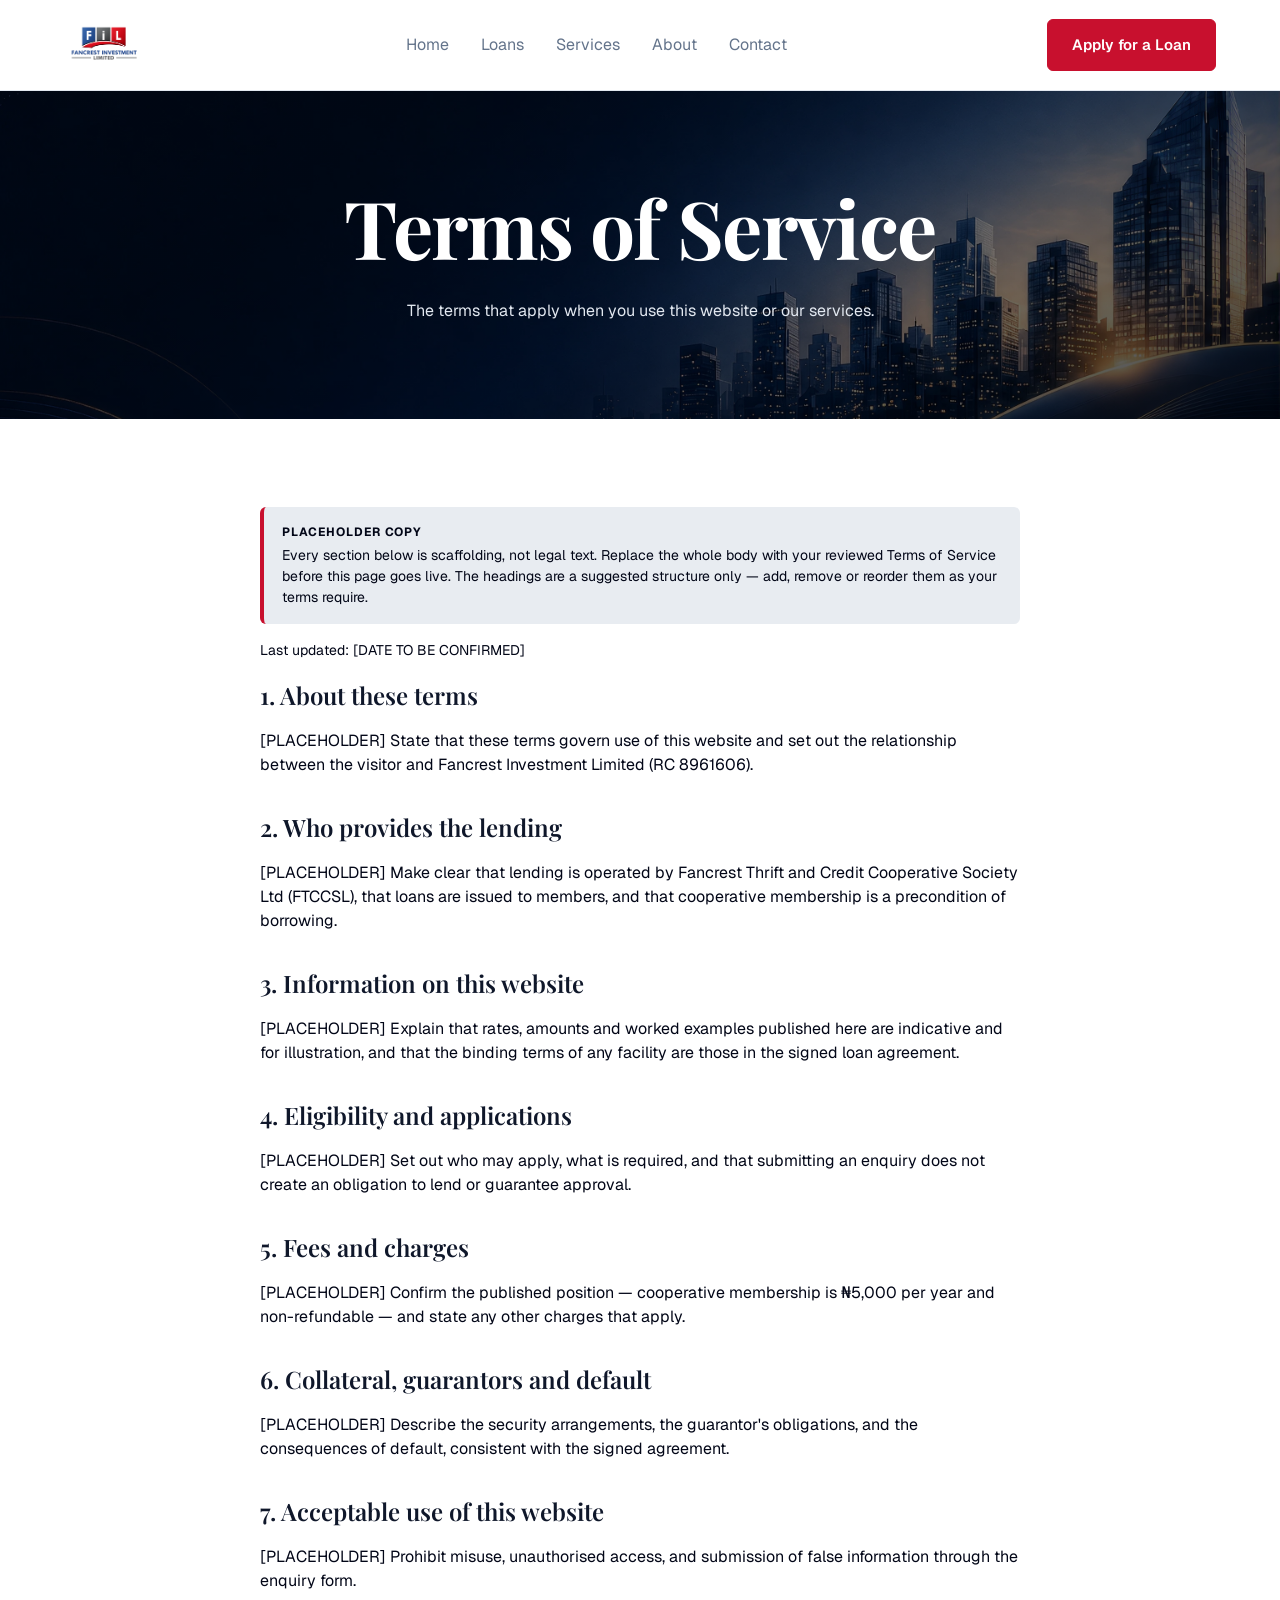
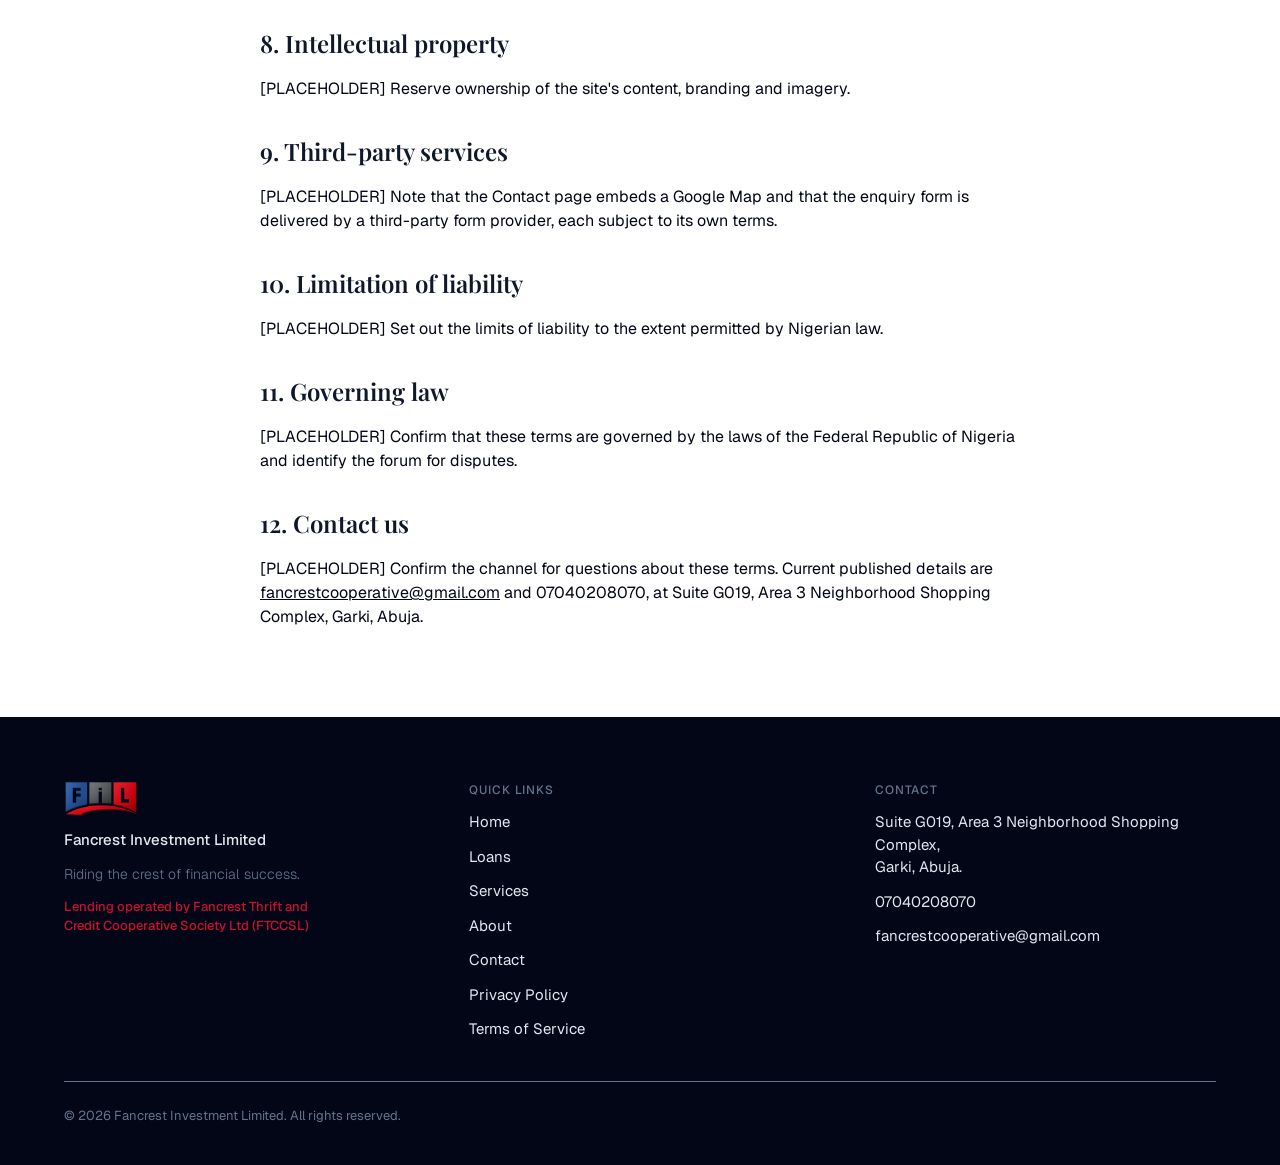
<file: terms.html>
<!DOCTYPE html>
<html lang="en">
<head>
<meta charset="UTF-8">
<meta name="viewport" content="width=device-width, initial-scale=1">
<title>Terms of Service of Fancrest Investment Limited</title>
<meta name="description" content="The terms governing use of the Fancrest Investment Limited website and the services offered through it.">
<link rel="preconnect" href="https://fonts.googleapis.com">
<link rel="preconnect" href="https://fonts.gstatic.com" crossorigin>
<link href="https://fonts.googleapis.com/css2?family=Geist:wght@300;400;500;600;700&family=Playfair+Display:wght@600;700&display=swap" rel="stylesheet">
<link rel="icon" href="assets/fancrest-logo.png">
<link rel="stylesheet" href="styles.css">
<script>document.documentElement.classList.add('js');</script>
</head>
<body class="page-utility">

<!-- ============================ Nav (fixed to top) ============================ -->
<header class="site-nav">
  <div class="nav-inner">
    <a class="nav-logo" href="index.html" aria-label="Fancrest Investment Limited home page">
      <img src="assets/fancrest-logo.png" alt="Fancrest Investment Limited">
    </a>

    <nav class="nav-links" id="primary-nav" aria-label="Primary">
      <a href="index.html">Home</a>
      <a href="loans.html">Loans</a>
      <a href="services.html">Services</a>
      <a href="about.html">About</a>
      <a href="contact.html">Contact</a>
    </nav>

    <div class="nav-actions">
      <a class="btn btn-primary btn-nav" href="contact.html">Apply for a Loan</a>
      <button class="nav-burger" type="button" aria-controls="primary-nav" aria-expanded="false">
        <span class="burger-bars" aria-hidden="true"></span>
        <span class="visually-hidden">Menu</span>
      </button>
    </div>
  </div>
</header>

<main>

  <!-- ============================ Hero ============================ -->
  <section class="hero hero-center">
    <div class="hero-media" aria-hidden="true">
      <img src="assets/hero-skyline.png" alt="">
      <span class="hero-scrim"></span>
    </div>

    <div class="container hero-center-inner">
      <h1 class="hero-title-lg">Terms of Service</h1>
      <p class="hero-sub">The terms that apply when you use this website or our services.</p>
    </div>
  </section>

  <!-- ============================ Terms body ============================ -->
  <section class="section band-white">
    <div class="container legal-prose">

      <p class="placeholder">
        <strong>Placeholder copy</strong>
        Every section below is scaffolding, not legal text. Replace the whole
        body with your reviewed Terms of Service before this page goes live.
        The headings are a suggested structure only — add, remove or reorder
        them as your terms require.
      </p>

      <p class="legal-updated">Last updated: [DATE TO BE CONFIRMED]</p>

      <h2>1. About these terms</h2>
      <p>[PLACEHOLDER] State that these terms govern use of this website and set out the relationship between the visitor and Fancrest Investment Limited (RC 8961606).</p>

      <h2>2. Who provides the lending</h2>
      <p>[PLACEHOLDER] Make clear that lending is operated by Fancrest Thrift and Credit Cooperative Society Ltd (FTCCSL), that loans are issued to members, and that cooperative membership is a precondition of borrowing.</p>

      <h2>3. Information on this website</h2>
      <p>[PLACEHOLDER] Explain that rates, amounts and worked examples published here are indicative and for illustration, and that the binding terms of any facility are those in the signed loan agreement.</p>

      <h2>4. Eligibility and applications</h2>
      <p>[PLACEHOLDER] Set out who may apply, what is required, and that submitting an enquiry does not create an obligation to lend or guarantee approval.</p>

      <h2>5. Fees and charges</h2>
      <p>[PLACEHOLDER] Confirm the published position — cooperative membership is ₦5,000 per year and non-refundable — and state any other charges that apply.</p>

      <h2>6. Collateral, guarantors and default</h2>
      <p>[PLACEHOLDER] Describe the security arrangements, the guarantor's obligations, and the consequences of default, consistent with the signed agreement.</p>

      <h2>7. Acceptable use of this website</h2>
      <p>[PLACEHOLDER] Prohibit misuse, unauthorised access, and submission of false information through the enquiry form.</p>

      <h2>8. Intellectual property</h2>
      <p>[PLACEHOLDER] Reserve ownership of the site's content, branding and imagery.</p>

      <h2>9. Third-party services</h2>
      <p>[PLACEHOLDER] Note that the Contact page embeds a Google Map and that the enquiry form is delivered by a third-party form provider, each subject to its own terms.</p>

      <h2>10. Limitation of liability</h2>
      <p>[PLACEHOLDER] Set out the limits of liability to the extent permitted by Nigerian law.</p>

      <h2>11. Governing law</h2>
      <p>[PLACEHOLDER] Confirm that these terms are governed by the laws of the Federal Republic of Nigeria and identify the forum for disputes.</p>

      <h2>12. Contact us</h2>
      <p>[PLACEHOLDER] Confirm the channel for questions about these terms. Current published details are <a href="mailto:fancrestcooperative@gmail.com">fancrestcooperative@gmail.com</a> and 07040208070, at Suite G019, Area 3 Neighborhood Shopping Complex, Garki, Abuja.</p>

    </div>
  </section>

</main>

<!-- ============================ Footer ============================ -->
<footer class="site-footer">
  <div class="container">
    <div class="footer-columns">

      <div class="footer-brand">
        <span class="footer-logo">
          <img src="assets/fancrest-logo.png" alt="Fancrest Investment Limited">
        </span>
        <p class="footer-company">Fancrest Investment Limited</p>
        <p class="footer-tagline">Riding the crest of financial success.</p>
        <p class="footer-coop">Lending operated by Fancrest Thrift and<br>Credit Cooperative Society Ltd (FTCCSL)</p>
      </div>

      <nav class="footer-col" aria-label="Quick links">
        <p class="overline">QUICK LINKS</p>
        <a href="index.html">Home</a>
        <a href="loans.html">Loans</a>
        <a href="services.html">Services</a>
        <a href="about.html">About</a>
        <a href="contact.html">Contact</a>
        <a href="privacy.html">Privacy Policy</a>
        <a href="terms.html">Terms of Service</a>
      </nav>

      <div class="footer-col">
        <p class="overline">CONTACT</p>
        <address class="footer-address">
          Suite G019, Area 3 Neighborhood Shopping Complex,<br>
          Garki, Abuja.
        </address>
        <p class="footer-line">
          <a href="tel:+2347040208070">07040208070</a>
        </p>
        <p class="footer-line">
          <a href="mailto:fancrestcooperative@gmail.com">fancrestcooperative@gmail.com</a>
        </p>
      </div>

    </div>

    <div class="footer-bottom">
      <p>© 2026 Fancrest Investment Limited. All rights reserved.</p>
    </div>
  </div>
</footer>

<!-- Sticky action bar, mobile only -->
<div class="mobile-bar">
  <a class="btn btn-primary" href="contact.html">Apply for a Loan</a>
  <a class="btn btn-outline" href="https://wa.me/2347040208070">WhatsApp</a>
</div>

<script>
(function () {
  var nav   = document.querySelector('.site-nav');
  var btn   = nav && nav.querySelector('.nav-burger');
  var panel = document.getElementById('primary-nav');

  // Without all three, the CSS would hide the links behind a button that
  // cannot open them. Drop the flag and leave the links visible instead.
  if (!nav || !btn || !panel) {
    document.documentElement.classList.remove('js');
    return;
  }

  function setOpen(open) {
    nav.classList.toggle('is-open', open);
    btn.setAttribute('aria-expanded', open ? 'true' : 'false');
  }

  btn.addEventListener('click', function () {
    setOpen(!nav.classList.contains('is-open'));
  });

  // Close after choosing a destination, or on Escape.
  Array.prototype.forEach.call(panel.querySelectorAll('a'), function (link) {
    link.addEventListener('click', function () { setOpen(false); });
  });

  document.addEventListener('keydown', function (e) {
    if ((e.key === 'Escape' || e.keyCode === 27) && nav.classList.contains('is-open')) {
      setOpen(false);
      btn.focus();
    }
  });
})();
</script>

</body>
</html>
</file>
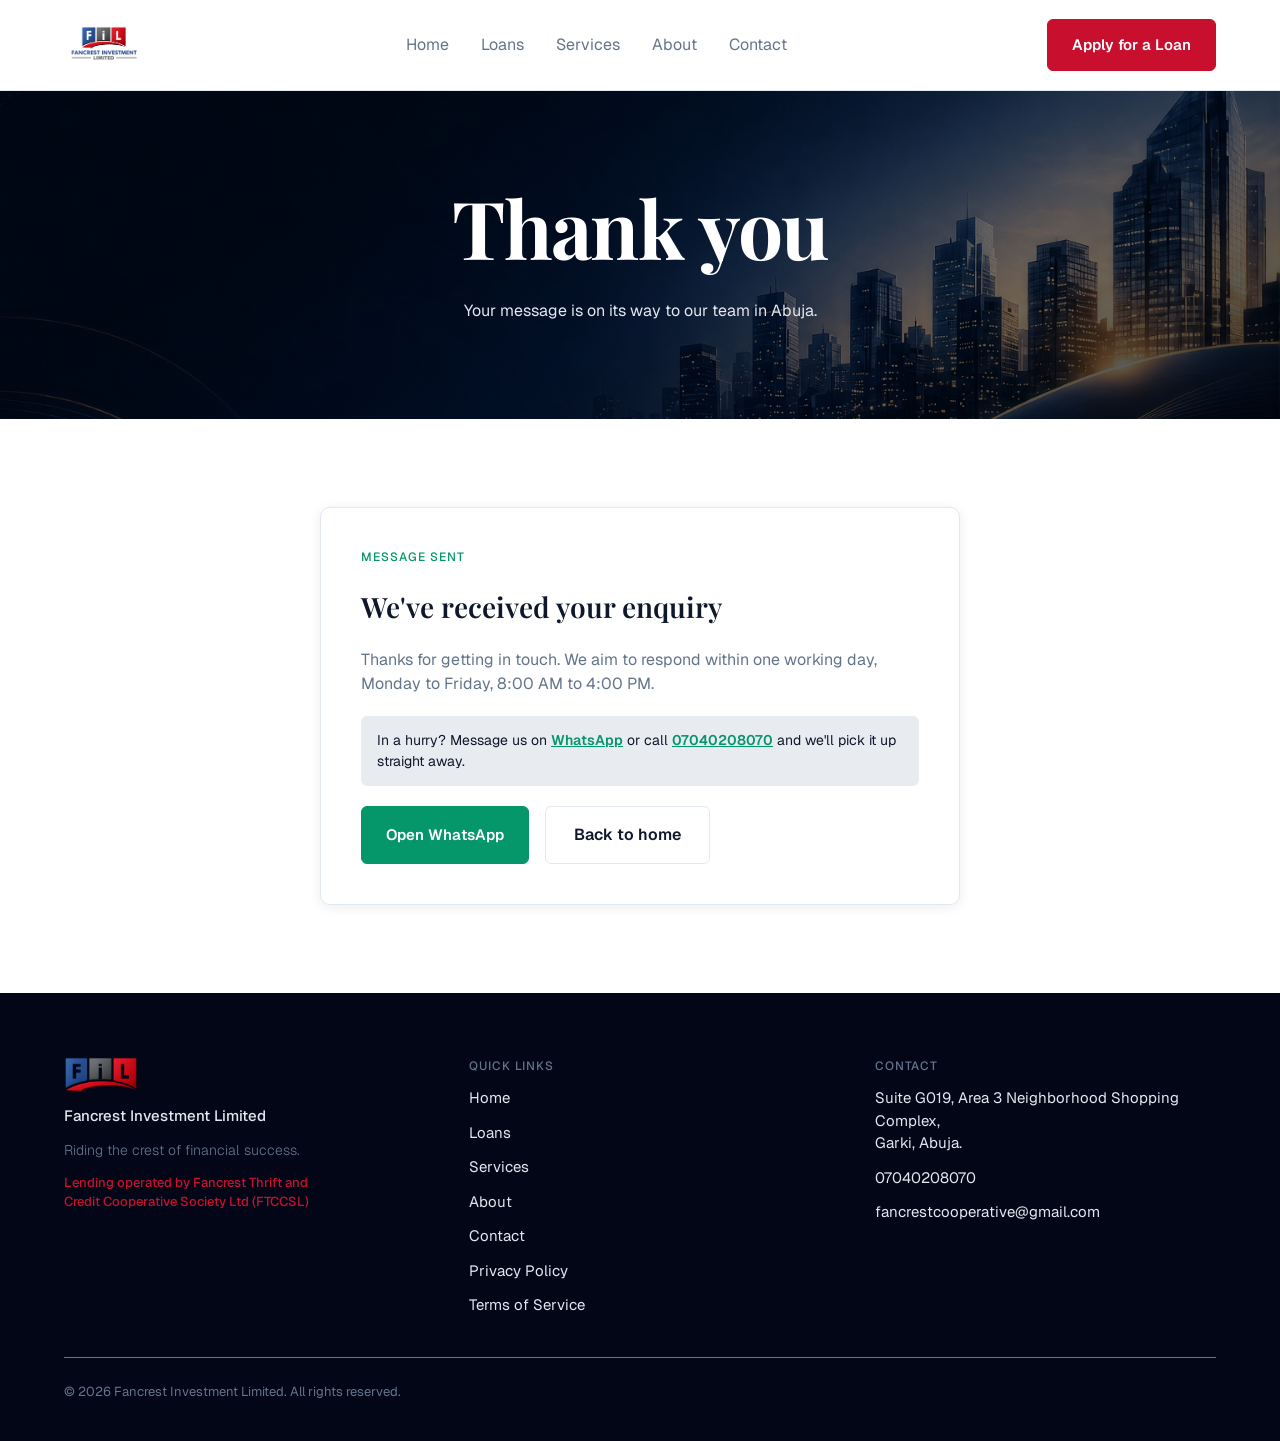
<file: thankyou.html>
<!DOCTYPE html>
<html lang="en">
<head>
<meta charset="UTF-8">
<meta name="viewport" content="width=device-width, initial-scale=1">
<title>Message sent to Fancrest Investment Limited</title>
<meta name="description" content="Your message has been sent to Fancrest Investment Limited. We aim to respond within one working day.">
<meta name="robots" content="noindex">
<link rel="preconnect" href="https://fonts.googleapis.com">
<link rel="preconnect" href="https://fonts.gstatic.com" crossorigin>
<link href="https://fonts.googleapis.com/css2?family=Geist:wght@300;400;500;600;700&family=Playfair+Display:wght@600;700&display=swap" rel="stylesheet">
<link rel="icon" href="assets/fancrest-logo.png">
<link rel="stylesheet" href="styles.css">
<script>document.documentElement.classList.add('js');</script>
</head>
<body class="page-utility">

<!-- ============================ Nav (fixed to top) ============================ -->
<header class="site-nav">
  <div class="nav-inner">
    <a class="nav-logo" href="index.html" aria-label="Fancrest Investment Limited home page">
      <img src="assets/fancrest-logo.png" alt="Fancrest Investment Limited">
    </a>

    <nav class="nav-links" id="primary-nav" aria-label="Primary">
      <a href="index.html">Home</a>
      <a href="loans.html">Loans</a>
      <a href="services.html">Services</a>
      <a href="about.html">About</a>
      <a href="contact.html">Contact</a>
    </nav>

    <div class="nav-actions">
      <a class="btn btn-primary btn-nav" href="contact.html">Apply for a Loan</a>
      <button class="nav-burger" type="button" aria-controls="primary-nav" aria-expanded="false">
        <span class="burger-bars" aria-hidden="true"></span>
        <span class="visually-hidden">Menu</span>
      </button>
    </div>
  </div>
</header>

<main>

  <!-- ============================ Hero ============================ -->
  <section class="hero hero-center">
    <div class="hero-media" aria-hidden="true">
      <img src="assets/hero-skyline.png" alt="">
      <span class="hero-scrim"></span>
    </div>

    <div class="container hero-center-inner">
      <h1 class="hero-title-lg">Thank you</h1>
      <p class="hero-sub">Your message is on its way to our team in Abuja.</p>
    </div>
  </section>

  <!-- ============================ Confirmation ============================ -->
  <section class="section band-white">
    <div class="container">
      <div class="confirm">
        <p class="overline overline-success">MESSAGE SENT</p>
        <h2 class="confirm-title">We've received your enquiry</h2>
        <p class="confirm-text">Thanks for getting in touch. We aim to respond within one working day, Monday to Friday, 8:00 AM to 4:00 PM.</p>

        <p class="callout">
          In a hurry? Message us on
          <a href="https://wa.me/2347040208070">WhatsApp</a> or call
          <a href="tel:+2347040208070">07040208070</a> and we'll pick it up straight away.
        </p>

        <div class="btn-row">
          <a class="btn btn-success" href="https://wa.me/2347040208070">Open WhatsApp</a>
          <a class="btn btn-outline" href="index.html">Back to home</a>
        </div>
      </div>
    </div>
  </section>

</main>

<!-- ============================ Footer ============================ -->
<footer class="site-footer">
  <div class="container">
    <div class="footer-columns">

      <div class="footer-brand">
        <span class="footer-logo">
          <img src="assets/fancrest-logo.png" alt="Fancrest Investment Limited">
        </span>
        <p class="footer-company">Fancrest Investment Limited</p>
        <p class="footer-tagline">Riding the crest of financial success.</p>
        <p class="footer-coop">Lending operated by Fancrest Thrift and<br>Credit Cooperative Society Ltd (FTCCSL)</p>
      </div>

      <nav class="footer-col" aria-label="Quick links">
        <p class="overline">QUICK LINKS</p>
        <a href="index.html">Home</a>
        <a href="loans.html">Loans</a>
        <a href="services.html">Services</a>
        <a href="about.html">About</a>
        <a href="contact.html">Contact</a>
        <a href="privacy.html">Privacy Policy</a>
        <a href="terms.html">Terms of Service</a>
      </nav>

      <div class="footer-col">
        <p class="overline">CONTACT</p>
        <address class="footer-address">
          Suite G019, Area 3 Neighborhood Shopping Complex,<br>
          Garki, Abuja.
        </address>
        <p class="footer-line">
          <a href="tel:+2347040208070">07040208070</a>
        </p>
        <p class="footer-line">
          <a href="mailto:fancrestcooperative@gmail.com">fancrestcooperative@gmail.com</a>
        </p>
      </div>

    </div>

    <div class="footer-bottom">
      <p>© 2026 Fancrest Investment Limited. All rights reserved.</p>
    </div>
  </div>
</footer>

<!-- Sticky action bar, mobile only -->
<div class="mobile-bar">
  <a class="btn btn-primary" href="contact.html">Apply for a Loan</a>
  <a class="btn btn-outline" href="https://wa.me/2347040208070">WhatsApp</a>
</div>

<script>
(function () {
  var nav   = document.querySelector('.site-nav');
  var btn   = nav && nav.querySelector('.nav-burger');
  var panel = document.getElementById('primary-nav');

  // Without all three, the CSS would hide the links behind a button that
  // cannot open them. Drop the flag and leave the links visible instead.
  if (!nav || !btn || !panel) {
    document.documentElement.classList.remove('js');
    return;
  }

  function setOpen(open) {
    nav.classList.toggle('is-open', open);
    btn.setAttribute('aria-expanded', open ? 'true' : 'false');
  }

  btn.addEventListener('click', function () {
    setOpen(!nav.classList.contains('is-open'));
  });

  // Close after choosing a destination, or on Escape.
  Array.prototype.forEach.call(panel.querySelectorAll('a'), function (link) {
    link.addEventListener('click', function () { setOpen(false); });
  });

  document.addEventListener('keydown', function (e) {
    if ((e.key === 'Escape' || e.keyCode === 27) && nav.classList.contains('is-open')) {
      setOpen(false);
      btn.focus();
    }
  });
})();
</script>

</body>
</html>
</file>
<file: styles.css>
/* =====================================================================
   Fancrest — Home
   Built from Figma: file 5HPvo4VsJf4KyCclDXENmG
   Section "fancrest  with illustration" › frame "Home" (node 105:8652)
   Desktop reference width 1440. Mobile breakpoint at max-width 768px.
   ===================================================================== */

/* ---------------------------------------------------------------------
   Theme tokens
   Colours below mirror the Figma colour variables 1:1. Never hardcode a
   hex value in a rule — add or reuse a token here instead.
   --------------------------------------------------------------------- */
:root {
  /* Figma variables — color/* */
  --color-navy:       #0f172a;
  --color-red-cta:    #c8102e;  /* CTA buttons only */
  --color-card:       #ffffff;
  --color-border:     #e2e8f0;
  --color-muted:      #e8ecf1;
  --color-muted-fg:   #64748b;
  --color-foreground: #020617;
  --color-background: #f8fafc;
  --color-success:    #059669;  /* WhatsApp / primary contact method */

  /* Canvas fill of the Home frame (local frame fill, not a published variable) */
  --color-page: #f5fafc;

  /* Type */
  --font-heading: "Playfair Display", Georgia, "Times New Roman", serif;
  --font-body: "Geist", -apple-system, BlinkMacSystemFont, "Segoe UI", Roboto, Helvetica, Arial, sans-serif;

  /* Layout */
  --nav-h: 91px;
  --gutter: 64px;
  --section-y: 96px;
  --content-max: 1312px;  /* 1440 frame minus the 64px gutters */
  --radius-card: 10px;
  --radius-btn: 6px;

  /* Card elevation used on the Loans page (navy at 8%) */
  --shadow-card: 0 2px 12px rgba(15, 23, 42, .08);

  /* Panel elevation used on the Services illustration panels and photo */
  --shadow-panel: 0 4px 6px -1px rgba(0, 0, 0, .1), 0 2px 4px -2px rgba(0, 0, 0, .1);
}

/* ---------------------------------------------------------------------
   Reset / base
   --------------------------------------------------------------------- */
*,
*::before,
*::after { box-sizing: border-box; }

html { -webkit-text-size-adjust: 100%; }

body {
  margin: 0;
  padding-top: var(--nav-h);       /* clears the fixed nav */
  background: var(--color-page);
  color: var(--color-foreground);
  font-family: var(--font-body);
  font-size: 16px;
  line-height: 1.5;
  -webkit-font-smoothing: antialiased;
}

h1, h2, h3, p, dl, dd, figure { margin: 0; }
ul { margin: 0; padding: 0; list-style: none; }
img { display: block; max-width: 100%; }
address { font-style: normal; }

a { color: inherit; }

:focus-visible {
  outline: 2px solid var(--color-red-cta);
  outline-offset: 3px;
}

/* ---------------------------------------------------------------------
   Layout primitives
   --------------------------------------------------------------------- */
.container {
  width: 100%;
  max-width: var(--content-max);
  margin-inline: auto;
}

.section {
  padding: var(--section-y) var(--gutter);
}

/* 2px top rule used between several bands */
.section-rule { border-top: 2px solid var(--color-border); }

.section-head { margin-bottom: 40px; }

/* ---------------------------------------------------------------------
   Shared type
   --------------------------------------------------------------------- */
.eyebrow {
  font-size: 14px;
  font-weight: 500;
  letter-spacing: 1.12px;
  color: var(--color-red-cta);
}

.overline {
  font-size: 12px;
  font-weight: 500;
  letter-spacing: 0.96px;
  color: var(--color-muted-fg);
}

.h2 {
  font-family: var(--font-heading);
  font-size: 40px;
  font-weight: 700;
  line-height: 1.18;
  letter-spacing: -0.8px;
  color: var(--color-navy);
}

.h3 {
  font-family: var(--font-heading);
  font-size: 28px;
  font-weight: 700;
  line-height: 1.5;
  letter-spacing: -0.56px;
  color: var(--color-navy);
}

.body-text { color: var(--color-foreground); }
.body-strong { font-weight: 600; color: var(--color-navy); }

.card {
  background: var(--color-card);
  border: 1px solid var(--color-border);
  border-radius: var(--radius-card);
}

/* ---------------------------------------------------------------------
   Buttons
   --------------------------------------------------------------------- */
.btn {
  display: inline-flex;
  align-items: center;
  justify-content: center;
  padding: 16px 28px;
  border-radius: var(--radius-btn);
  font-size: 16px;
  font-weight: 600;
  line-height: 1.5;
  text-decoration: none;
  white-space: nowrap;
  transition: background-color .18s ease, border-color .18s ease, opacity .18s ease;
}

.btn-primary {
  background: var(--color-red-cta);
  color: var(--color-card);
  border: 1.5px solid var(--color-red-cta);
}
.btn-primary:hover { opacity: .9; }

.btn-ghost {
  background: transparent;
  color: var(--color-card);
  border: 1.5px solid var(--color-muted-fg);
}
.btn-ghost:hover { border-color: var(--color-card); }

/* Outlined button for light backgrounds (sticky mobile bar) */
.btn-outline {
  background: transparent;
  color: var(--color-navy);
  border: 1.5px solid var(--color-border);
}
.btn-outline:hover { border-color: var(--color-muted-fg); }

.btn-row {
  display: flex;
  flex-wrap: wrap;
  gap: 16px;
}

/* ---------------------------------------------------------------------
   Nav — fixed to the top of the page
   --------------------------------------------------------------------- */
.site-nav {
  position: fixed;
  inset: 0 0 auto 0;
  z-index: 100;
  height: var(--nav-h);
  padding: 0 var(--gutter);
  background: var(--color-card);
  border-bottom: 1px solid var(--color-border);
}

.nav-inner {
  display: flex;
  align-items: center;
  align-content: center;
  justify-content: space-between;
  gap: 24px;
  height: 100%;
  max-width: var(--content-max);
  margin-inline: auto;
}

.nav-logo { flex-shrink: 0; }

.nav-logo img {
  width: 81px;
  height: 40px;
  object-fit: cover;
}

.nav-links {
  display: flex;
  align-items: center;
  gap: 32px;
  font-size: 16px;
}

.nav-links a {
  color: var(--color-muted-fg);
  text-decoration: none;
  white-space: nowrap;
}

.nav-links a:hover { color: var(--color-navy); }

.nav-links .is-current {
  color: var(--color-navy);
  font-weight: 600;
}

.btn-nav {
  padding: 14px 24px;
  font-size: 15px;
}

.nav-actions {
  display: flex;
  align-items: center;
  gap: 12px;
  flex-shrink: 0;
}

/* Hamburger — 44x44 hit target, revealed below 768px */
.nav-burger {
  display: none;
  position: relative;
  width: 44px;
  height: 44px;
  padding: 0;
  border: 1px solid var(--color-border);
  border-radius: var(--radius-btn);
  background: var(--color-card);
  cursor: pointer;
}

.burger-bars,
.burger-bars::before,
.burger-bars::after {
  position: absolute;
  left: 50%;
  width: 20px;
  height: 2px;
  margin-left: -10px;
  background: var(--color-navy);
  transition: transform .2s ease, opacity .2s ease;
}

.burger-bars {
  top: 50%;
  margin-top: -1px;
}

.burger-bars::before,
.burger-bars::after {
  content: "";
  left: 0;
  margin-left: 0;
}

.burger-bars::before { top: -6px; }
.burger-bars::after  { top: 6px; }

/* Bars morph into a cross while the panel is open */
.site-nav.is-open .burger-bars { background: transparent; }
.site-nav.is-open .burger-bars::before { transform: translateY(6px) rotate(45deg); }
.site-nav.is-open .burger-bars::after  { transform: translateY(-6px) rotate(-45deg); }

.visually-hidden {
  position: absolute;
  width: 1px;
  height: 1px;
  margin: -1px;
  padding: 0;
  overflow: hidden;
  clip-path: inset(50%);
  white-space: nowrap;
}

/* ---------------------------------------------------------------------
   Sticky action bar — mobile only, shown at the 768px breakpoint
   --------------------------------------------------------------------- */
.mobile-bar { display: none; }

/* ---------------------------------------------------------------------
   Hero
   --------------------------------------------------------------------- */
.hero {
  position: relative;
  padding: 200px var(--gutter);
  overflow: hidden;
  isolation: isolate;
}

.hero-media {
  position: absolute;
  inset: 0;
  z-index: -1;
}

.hero-media img {
  width: 100%;
  height: 100%;
  object-fit: cover;
}

.hero-scrim {
  position: absolute;
  inset: 0;
  background: linear-gradient(
    131.2deg,
    rgba(0, 0, 0, .571) 27.573%,
    rgba(0, 0, 0, .442) 56.012%,
    rgba(0, 0, 0, .68)  92.622%
  );
}

/* Copy sits in the shared container so it stays flush with every other
   band's left edge; the 900px cap reproduces the frame's copy column. */
.hero-inner {
  display: flex;
  flex-direction: column;
  align-items: flex-start;
  gap: 28px;
}

.hero-inner > * { max-width: 900px; }

.eyebrow-on-dark { color: var(--color-red-cta); }

.hero-title {
  font-family: var(--font-heading);
  font-size: 72px;
  font-weight: 700;
  line-height: 1.02;
  letter-spacing: -1.44px;
  color: var(--color-card);
}

.hero-sub {
  max-width: 708px;
  font-size: 16px;
  color: var(--color-border);
}

/* ---------------------------------------------------------------------
   Trust strip
   --------------------------------------------------------------------- */
.trust-strip {
  background: var(--color-card);
  padding: 40px var(--gutter);
}

.trust-grid {
  display: flex;
  gap: 24px;
}

.trust-item {
  flex: 1 1 0;
  min-width: 0;
  display: flex;
  flex-direction: column;
  gap: 6px;
}

.trust-title {
  font-size: 20px;
  font-weight: 600;
  color: var(--color-navy);
}

.trust-desc { color: var(--color-muted-fg); }

/* ---------------------------------------------------------------------
   Rate transparency
   --------------------------------------------------------------------- */
.rate-grid {
  display: flex;
  align-items: flex-start;
  gap: 64px;
}

.rate-copy {
  flex: 1 1 0;
  min-width: 0;
  display: flex;
  flex-direction: column;
  gap: 20px;
}

.rate-headline {
  display: flex;
  flex-direction: column;
  gap: 4px;
}

.rate-figure {
  font-family: var(--font-heading);
  font-size: 34px;
  font-weight: 700;
  line-height: 1.2;
  color: var(--color-navy);
}

.rate-note { color: var(--color-muted-fg); }

.example-card {
  flex: 1 1 0;
  min-width: 0;
  display: flex;
  flex-direction: column;
  gap: 20px;
  padding: 36px;
}

.example-title {
  font-family: var(--font-heading);
  font-size: 20px;
  font-weight: 600;
  color: var(--color-navy);
}

.example-row {
  display: flex;
  align-items: baseline;
  justify-content: space-between;
  gap: 16px;
  padding: 12px 0;
  border-bottom: 1px solid var(--color-border);
}

.example-label { color: var(--color-muted-fg); }

.example-value {
  font-weight: 500;
  color: var(--color-foreground);
  text-align: right;
}

.example-row-total { color: var(--color-navy); }

.example-label-total {
  font-size: 16px;
  font-weight: 600;
}

.example-value-total {
  font-size: 20px;
  font-weight: 700;
  text-align: right;
}

/* ---------------------------------------------------------------------
   How to get started
   --------------------------------------------------------------------- */
.steps { background: var(--color-muted); }

.section-head .eyebrow { margin-bottom: 12px; }

.steps-grid {
  display: flex;
  align-items: stretch;
  gap: 24px;
}

.step {
  flex: 1 1 0;
  min-width: 0;
  display: flex;
  flex-direction: column;
  gap: 12px;
  padding: 28px 24px;
}

.step-num {
  font-size: 16px;
  font-weight: 700;
  letter-spacing: 0.64px;
  color: var(--color-red-cta);
}

.step-title {
  font-family: var(--font-heading);
  font-size: 20px;
  font-weight: 600;
  color: var(--color-navy);
}

.step-desc { color: var(--color-muted-fg); }

/* ---------------------------------------------------------------------
   What we lend
   --------------------------------------------------------------------- */
.lend { background: var(--color-card); }

.detail-grid { display: flex; }

.detail {
  flex: 1 1 0;
  min-width: 0;
  display: flex;
  flex-direction: column;
  gap: 8px;
  padding: 24px 24px 24px 0;
  border-top: 1px solid var(--color-border);
}

.detail dd { margin: 0; }

.detail-value {
  font-size: 20px;
  font-weight: 600;
  color: var(--color-navy);
}

/* ---------------------------------------------------------------------
   Why choose Fancrest
   --------------------------------------------------------------------- */
.why-grid {
  display: flex;
  align-items: stretch;
  gap: 24px;
}

.why-card {
  flex: 1 1 0;
  min-width: 0;
  display: flex;
  flex-direction: column;
  gap: 12px;
  padding: 28px 24px;
}

.why-title {
  font-size: 20px;
  font-weight: 600;
  color: var(--color-navy);
}

.why-desc { color: var(--color-muted-fg); }

/* ---------------------------------------------------------------------
   Beyond lending
   --------------------------------------------------------------------- */
.beyond {
  background: var(--color-card);
  padding-block: 72px;
}

.beyond .h3 { margin-bottom: 20px; }

.chips {
  display: flex;
  flex-wrap: wrap;
  gap: 12px;
}

.chip {
  padding: 12px 18px;
  border-radius: 999px;
  background: var(--color-muted);
  font-size: 16px;
  font-weight: 500;
  color: var(--color-navy);
}

/* ---------------------------------------------------------------------
   Closing CTA
   --------------------------------------------------------------------- */
.closing-cta {
  background: var(--color-navy);
  padding: 88px var(--gutter);
}

.closing-inner {
  display: flex;
  flex-direction: column;
  align-items: center;
  gap: 24px;
  text-align: center;
}

.closing-inner .btn-row { justify-content: center; }

.closing-title {
  font-family: var(--font-heading);
  font-size: 38px;
  font-weight: 700;
  line-height: 1.5;
  letter-spacing: -0.76px;
  color: var(--color-card);
}

.closing-sub {
  font-size: 18px;
  color: var(--color-border);
}

/* ---------------------------------------------------------------------
   Footer
   --------------------------------------------------------------------- */
.site-footer {
  background: var(--color-foreground);
  padding: 64px var(--gutter) 40px;
}

.footer-columns {
  display: flex;
  align-items: flex-start;
  gap: 64px;
  margin-bottom: 40px;
}

.footer-brand,
.footer-col {
  flex: 1 1 0;
  min-width: 0;
  display: flex;
  flex-direction: column;
  gap: 12px;
}

/* Footer lockup crops into the logo mark, matching the frame's image fill */
.footer-logo {
  position: relative;
  display: block;
  width: 73px;
  height: 36px;
  overflow: hidden;
}

.footer-logo img {
  position: absolute;
  left: -38.66%;
  top: -38.1%;
  width: 180.49%;
  height: 243.81%;
  max-width: none;
}

.footer-company {
  font-size: 15px;
  font-weight: 500;
  color: var(--color-border);
}

.footer-tagline {
  font-size: 14px;
  font-weight: 300;
  color: var(--color-muted-fg);
}

.footer-coop {
  font-size: 13px;
  font-weight: 500;
  color: var(--color-red-cta);
}

.footer-col a,
.footer-address,
.footer-line {
  font-size: 15px;
  color: var(--color-border);
  text-decoration: none;
}

.footer-col a:hover { text-decoration: underline; }

.footer-bottom {
  padding-top: 24px;
  border-top: 1px solid var(--color-muted-fg);
}

.footer-bottom p {
  font-size: 13px;
  color: var(--color-muted-fg);
}

/* =====================================================================
   Loans page
   Figma: section "fancrest  with illustration" › frame "Loans" (105:8340)
   Everything above is shared; only the bands unique to Loans live here.
   ===================================================================== */

/* Loans paints its canvas with the published background token, and sets
   its section rhythm 8px tighter than Home */
.page-loans {
  background: var(--color-background);
  --section-y: 88px;
}

/* Inner-page heading sizes — Loans sets its section headings 2px smaller
   than Home, and its two-column subheads run tighter */
.h2-md { font-size: 38px; letter-spacing: -0.76px; }
.h3-tight { line-height: 1.2; }

.stack-24,
.stack-32 {
  display: flex;
  flex-direction: column;
  align-items: flex-start;
  width: 100%;
}

.stack-24 { gap: 24px; }
.stack-32 { gap: 32px; }

/* --- Hero: copy beside an at-a-glance card ------------------------------ */
.hero-split { padding-block: 96px; }

.hero-split .hero-scrim {
  background: linear-gradient(
    137.52deg,
    rgba(0, 0, 0, .571) 27.573%,
    rgba(0, 0, 0, .442) 56.012%,
    rgba(0, 0, 0, .68)  92.622%
  );
}

.hero-split-grid {
  display: flex;
  align-items: center;
  gap: 64px;
}

.hero-copy {
  flex: 1 1 0;
  min-width: 0;
  display: flex;
  flex-direction: column;
  align-items: flex-start;
  gap: 24px;
}

.hero-title-md {
  font-family: var(--font-heading);
  font-size: 48px;
  font-weight: 700;
  line-height: 1.12;
  letter-spacing: -0.96px;
  color: var(--color-card);
}

.glance-card {
  flex: 1 1 0;
  min-width: 0;
  padding: 32px;
  background: var(--color-card);
  border-radius: var(--radius-card);
  box-shadow: var(--shadow-card);
}

.glance-row {
  display: flex;
  align-items: baseline;
  justify-content: space-between;
  gap: 16px;
  padding: 14px 0;
  border-bottom: 1px solid var(--color-border);
}

.glance-label {
  font-size: 15px;
  color: var(--color-muted-fg);
}

.glance-value {
  font-size: 16px;
  font-weight: 600;
  color: var(--color-navy);
  text-align: right;
}

/* --- Membership explainer ----------------------------------------------- */
.membership {
  background: var(--color-muted);
  padding: 44px var(--gutter);
}

.membership-inner {
  display: flex;
  align-items: center;
  gap: 40px;
}

.membership-copy {
  flex: 1 1 0;
  min-width: 0;
  display: flex;
  flex-direction: column;
  gap: 8px;
}

.membership .btn {
  flex-shrink: 0;
  padding: 16px 24px;
}

/* --- Who we lend to ------------------------------------------------------ */
.type-grid {
  display: flex;
  align-items: stretch;
  gap: 24px;
  width: 100%;
}

.type-card {
  flex: 1 1 0;
  min-width: 0;
  display: flex;
  flex-direction: column;
  gap: 10px;
  padding: 28px 26px;
  background: var(--color-background);
  border: 1px solid var(--color-border);
  border-radius: var(--radius-card);
  box-shadow: var(--shadow-card);
}

/* Both lines run at 20px in the frame */
.type-title,
.type-desc { font-size: 20px; }

.type-title {
  font-weight: 600;
  color: var(--color-navy);
}

.type-desc { color: var(--color-muted-fg); }

/* --- Rate and terms ------------------------------------------------------ */
.rate-terms { background: var(--color-background); }

.examples-grid {
  display: flex;
  align-items: stretch;
  gap: 24px;
  width: 100%;
}

.example-card-sm {
  flex: 1 1 0;
  min-width: 0;
  display: flex;
  flex-direction: column;
  gap: 14px;
  padding: 32px;
  background: var(--color-card);
  border: 1px solid var(--color-border);
  border-radius: var(--radius-card);
}

/* Loans sets this in the body face, unlike the Home worked example */
.example-title-sm {
  font-size: 20px;
  font-weight: 600;
  color: var(--color-navy);
}

.example-row-sm {
  display: flex;
  align-items: baseline;
  justify-content: space-between;
  gap: 12px;
  padding: 11px 0;
  border-bottom: 1px solid var(--color-border);
  font-size: 14px;
}

.example-row-sm .example-label-total { font-size: 14px; }
.example-row-sm .example-value-total { font-size: 18px; }

.note-strong {
  font-size: 15px;
  font-weight: 500;
  color: var(--color-navy);
}

/* --- Collateral and requirements ----------------------------------------- */
.collateral-grid {
  display: flex;
  align-items: flex-start;
  gap: 48px;
  width: 100%;
}

.collateral-col {
  flex: 1 1 0;
  min-width: 0;
  display: flex;
  flex-direction: column;
  gap: 16px;
}

.spec-list {
  display: flex;
  flex-direction: column;
  gap: 16px;
  width: 100%;
  padding: 32px;
  background: var(--color-background);
  border: 1px solid var(--color-border);
  border-radius: 8px;
}

.spec-item {
  display: flex;
  flex-direction: column;
  gap: 3px;
}

.spec-term {
  font-size: 16px;
  font-weight: 600;
  color: var(--color-navy);
}

.spec-desc {
  font-size: 14px;
  color: var(--color-muted-fg);
}

/* --- FAQ ------------------------------------------------------------------ */
.faq { background: var(--color-background); }

.faq-list {
  display: flex;
  flex-direction: column;
  width: 100%;
}

.faq-item {
  display: flex;
  flex-direction: column;
  gap: 8px;
  padding: 22px 0;
  border-bottom: 1px solid var(--color-border);
}

.faq-q {
  font-size: 20px;
  font-weight: 600;
  color: var(--color-navy);
}

.faq-a { color: var(--color-muted-fg); }

/* =====================================================================
   Services page
   Figma: section "fancrest  with illustration" › frame "services" (105:8803)
   ===================================================================== */

.page-services { background: var(--color-card); }

/* --- Centred hero -------------------------------------------------------- */
.hero-center { padding-block: 96px; }

.hero-center .hero-scrim {
  background: linear-gradient(
    151.19deg,
    rgba(0, 0, 0, .571) 27.573%,
    rgba(0, 0, 0, .442) 56.012%,
    rgba(0, 0, 0, .68)  92.622%
  );
}

.hero-center-inner {
  display: flex;
  flex-direction: column;
  align-items: center;
  gap: 32px;
  text-align: center;
}

.hero-title-lg {
  max-width: 720px;
  font-family: var(--font-heading);
  font-size: 80px;
  font-weight: 700;
  line-height: 1;
  letter-spacing: -1.6px;
  color: var(--color-card);
}

.hero-center-inner .hero-sub { max-width: 720px; }

/* --- Alternating service bands ------------------------------------------- */
/* Inline padding and container width come from the shared tokens so the
   bands line up with the nav, footer and every other page. The Figma frame
   insets these bands to 100px against 64px elsewhere; that inconsistency is
   deliberately not reproduced. */
.service-band { padding: 80px var(--gutter); }

.band-white { background: var(--color-card); }
.band-muted { background: var(--color-muted); }

.service-row {
  display: flex;
  align-items: center;
  justify-content: center;
  gap: 48px;
}

.service-copy {
  flex: 1 1 0;
  min-width: 0;
  display: flex;
  flex-direction: column;
  align-items: flex-start;
  gap: 16px;
}

.service-title {
  font-family: var(--font-heading);
  font-size: 40px;
  font-weight: 600;
  line-height: 1.18;
  letter-spacing: -0.4px;
  color: var(--color-navy);
}

/* Lending sets its heading smaller than the five that follow */
.service-title-sm {
  font-size: 32px;
  letter-spacing: -0.32px;
}

.service-desc {
  font-size: 17px;
  color: var(--color-muted-fg);
}

.service-desc-sm { font-size: 16px; }

.service-link {
  font-size: 15px;
  font-weight: 600;
  color: var(--color-red-cta);
  text-decoration: none;
}

.service-link:hover { text-decoration: underline; }

/* Illustration panel — holds an exported SVG at its designed 420x298 */
.illus-panel {
  flex-shrink: 0;
  width: 476px;
  padding: 28px;
  display: flex;
  align-items: center;
  justify-content: center;
  border: 1px solid var(--color-border);
  border-radius: 14px;
  box-shadow: var(--shadow-panel);
}

.illus-panel img {
  width: 420px;
  height: 298px;
}

/* Panel sits in the opposite tone to its band */
.band-white .illus-panel { background: var(--color-muted); }
.band-muted .illus-panel { background: var(--color-card); }

/* Lending keeps the real office photograph rather than an illustration */
.service-photo {
  flex-shrink: 0;
  border-radius: 2px;
  overflow: hidden;
  box-shadow: var(--shadow-panel);
}

.service-photo img {
  width: 468px;
  height: 352px;
  object-fit: cover;
}

/* Loan facts under the Lending copy */
.fact-list { width: 100%; }

.fact-row {
  display: flex;
  align-items: baseline;
  justify-content: space-between;
  gap: 16px;
  padding: 12px 0;
  border-bottom: 1px solid var(--color-border);
}

.fact-label {
  font-size: 14px;
  color: var(--color-muted-fg);
}

.fact-value {
  font-size: 15px;
  font-weight: 600;
  color: var(--color-navy);
  text-align: right;
}

.btn-compact {
  padding: 15px 26px;
  font-size: 15px;
}

/* =====================================================================
   About page
   Figma: section "fancrest  with illustration" › frame "About" (105:8212)
   ===================================================================== */

.page-about {
  background: var(--color-background);
  --section-y: 88px;
}

/* --- Who we are ---------------------------------------------------------- */
.about-grid {
  display: flex;
  align-items: flex-start;
  gap: 64px;
  width: 100%;
}

.about-copy {
  flex: 1 1 0;
  min-width: 0;
  display: flex;
  flex-direction: column;
  gap: 18px;
}

.about-lead { color: var(--color-foreground); }

.about-close {
  font-weight: 500;
  color: var(--color-navy);
}

.about-photo { flex-shrink: 0; }

.about-photo img {
  width: 531px;
  height: 400px;
  object-fit: cover;
}

/* --- Mission and vision -------------------------------------------------- */
.mv-row {
  display: flex;
  align-items: stretch;
  gap: 24px;
  width: 100%;
}

.mv-card {
  flex: 1 1 0;
  min-width: 0;
  display: flex;
  flex-direction: column;
  gap: 12px;
  padding: 32px;
}

.mv-title {
  font-family: var(--font-heading);
  font-size: 22px;
  font-weight: 600;
  color: var(--color-navy);
}

.mv-desc { color: var(--color-muted-fg); }

/* --- What we stand for (navy band) --------------------------------------- */
.values-band { background: var(--color-navy); }

.values-title {
  width: 100%;
  color: var(--color-card);
  text-align: center;
}

.values-row {
  display: flex;
  align-items: flex-start;
  gap: 24px;
  width: 100%;
}

.value-item {
  flex: 1 1 0;
  min-width: 0;
  display: flex;
  flex-direction: column;
  align-items: center;
  justify-content: center;
  gap: 8px;
  padding-top: 20px;
  text-align: center;
}

/* Each icon keeps its own exported dimensions — set per <img>, never here */
.value-icon {
  flex-shrink: 0;
  display: flex;
  align-items: center;
  justify-content: center;
  width: 64px;
  height: 64px;
  border: 1px solid var(--color-red-cta);
  border-radius: 8px;
}

.value-name {
  font-size: 20px;
  font-weight: 600;
  color: var(--color-card);
}

.value-desc {
  font-size: 14px;
  color: var(--color-border);
}

/* --- What we do ---------------------------------------------------------- */
.dowhat-grid {
  display: flex;
  align-items: flex-start;
  width: 100%;
}

.dowhat-item {
  flex: 1 1 0;
  min-width: 0;
  display: flex;
  flex-direction: column;
  gap: 8px;
  padding: 24px 20px 24px 0;
  border-top: 1px solid var(--color-border);
}

.dowhat-title {
  font-size: 16px;
  font-weight: 600;
  color: var(--color-navy);
}

.dowhat-desc {
  font-size: 14px;
  color: var(--color-muted-fg);
}

/* --- Credentials --------------------------------------------------------- */
.cred-row {
  display: flex;
  align-items: stretch;
  gap: 24px;
  width: 100%;
}

.cred-card {
  flex: 1 1 0;
  min-width: 0;
  display: flex;
  flex-direction: column;
  gap: 8px;
  padding: 24px;
}

.cred-value {
  font-size: 16px;
  font-weight: 600;
  color: var(--color-navy);
}

/* =====================================================================
   Contact page
   Figma: section "fancrest  with illustration" › frame "Contact" (105:8544)
   ===================================================================== */

.page-contact {
  background: var(--color-background);
  --section-y: 88px;
}

.contact-grid {
  display: flex;
  align-items: flex-start;
  gap: 64px;
  width: 100%;
}

.contact-col {
  flex: 1 1 0;
  min-width: 0;
  display: flex;
  flex-direction: column;
  align-items: flex-start;
  gap: 24px;
}

.contact-h2 {
  font-family: var(--font-heading);
  font-size: 32px;
  font-weight: 700;
  line-height: 1.2;
  letter-spacing: -0.64px;
  color: var(--color-navy);
}

/* --- WhatsApp, the primary method ---------------------------------------- */
.method-primary {
  width: 100%;
  display: flex;
  flex-direction: column;
  gap: 10px;
  padding: 24px;
  background: var(--color-background);
  border: 1.5px solid var(--color-success);
  border-radius: var(--radius-card);
  box-shadow: var(--shadow-card);
}

.overline-success { color: var(--color-success); }

.method-title {
  font-family: var(--font-heading);
  font-size: 22px;
  font-weight: 600;
  color: var(--color-navy);
}

.method-desc {
  font-size: 15px;
  color: var(--color-muted-fg);
}

.btn-success {
  padding: 14px 24px;
  font-size: 15px;
  background: var(--color-success);
  color: var(--color-card);
  border: 1.5px solid var(--color-success);
}

.btn-success:hover { opacity: .9; }

/* --- Phone / email / office / hours --------------------------------------- */
.method-row {
  width: 100%;
  display: flex;
  flex-direction: column;
  gap: 4px;
  padding: 18px 0;
  border-bottom: 1px solid var(--color-border);
}

.method-value {
  font-size: 17px;
  font-weight: 600;
  color: var(--color-navy);
}

.method-value a { text-decoration: none; }
.method-value a:hover { text-decoration: underline; }

.method-note {
  font-size: 13px;
  color: var(--color-muted-fg);
}

/* --- Enquiry form --------------------------------------------------------- */
.enquiry {
  flex: 1 1 0;
  min-width: 0;
  display: flex;
  flex-direction: column;
  gap: 20px;
  padding: 32px;
  background: var(--color-background);
  border: 1px solid var(--color-border);
  border-radius: var(--radius-card);
  box-shadow: var(--shadow-card);
}

.enquiry-title {
  font-family: var(--font-heading);
  font-size: 24px;
  font-weight: 600;
  color: var(--color-navy);
}

.enquiry form {
  width: 100%;
  margin: 0;
}

.enquiry fieldset {
  width: 100%;
  margin: 0;
  padding: 0;
  border: 0;
  display: flex;
  flex-direction: column;
  gap: 20px;
}

.field {
  width: 100%;
  display: flex;
  flex-direction: column;
  gap: 7px;
}

.field-label {
  font-size: 14px;
  font-weight: 500;
  color: var(--color-foreground);
}

.field-hint {
  font-size: 13px;
  color: var(--color-muted-fg);
}

.input,
.textarea {
  width: 100%;
  padding: 15px 16px;
  font-family: inherit;
  font-size: 15px;
  line-height: 1.5;
  color: var(--color-foreground);
  background: var(--color-card);
  border: 1px solid var(--color-border);
  border-radius: var(--radius-btn);
}

.textarea {
  padding-bottom: 60px;
  resize: vertical;
}

.input:focus,
.textarea:focus {
  outline: 2px solid var(--color-red-cta);
  outline-offset: 1px;
}

.btn[disabled] {
  cursor: not-allowed;
  opacity: .55;
}

.btn-block {
  width: 100%;
  padding: 17px;
  font-size: 16px;
}

/* Inline callout — used for the WhatsApp alternative on the thank-you page */
.callout {
  width: 100%;
  padding: 14px 16px;
  background: var(--color-muted);
  border-radius: var(--radius-btn);
  font-size: 14px;
  color: var(--color-navy);
}

.callout a {
  font-weight: 600;
  color: var(--color-success);
}

.enquiry-footnote {
  font-size: 13px;
  color: var(--color-muted-fg);
}

/* --- Map ------------------------------------------------------------------ */
.map-embed {
  display: block;
  width: 100%;
  height: 450px;
  border: 0;
}

.map-caption {
  padding: 17px 0 16px;
  background: var(--color-background);
  border-top: 1px solid var(--color-border);
  font-size: 14px;
  font-weight: 600;
  letter-spacing: 0.7px;
  color: var(--color-muted-fg);
  text-align: center;
}

/* =====================================================================
   Utility pages — thank you, privacy, terms
   Not in Figma: built from the shared nav, hero, footer and tokens.
   ===================================================================== */

.page-utility {
  background: var(--color-background);
  --section-y: 88px;
}

/* Confirmation block on the thank-you page */
.confirm {
  max-width: 640px;
  margin-inline: auto;
  display: flex;
  flex-direction: column;
  align-items: flex-start;
  gap: 20px;
  padding: 40px;
  background: var(--color-card);
  border: 1px solid var(--color-border);
  border-radius: var(--radius-card);
  box-shadow: var(--shadow-card);
}

.confirm-title {
  font-family: var(--font-heading);
  font-size: 28px;
  font-weight: 600;
  color: var(--color-navy);
}

.confirm-text { color: var(--color-muted-fg); }

/* Long-form legal copy */
.legal-prose {
  max-width: 760px;
  display: flex;
  flex-direction: column;
  gap: 16px;
}

.legal-prose h2 {
  margin-top: 16px;
  font-family: var(--font-heading);
  font-size: 24px;
  font-weight: 600;
  color: var(--color-navy);
}

.legal-prose h2:first-of-type { margin-top: 0; }

.legal-prose p { color: var(--color-foreground); }

.legal-prose ul {
  display: flex;
  flex-direction: column;
  gap: 8px;
  padding-left: 20px;
  list-style: disc;
  color: var(--color-foreground);
}

/* Unmistakable marker so placeholder copy is never shipped by accident */
.placeholder {
  width: 100%;
  padding: 16px 18px;
  background: var(--color-muted);
  border-left: 4px solid var(--color-red-cta);
  border-radius: var(--radius-btn);
  font-size: 14px;
  color: var(--color-navy);
}

.placeholder strong {
  display: block;
  margin-bottom: 4px;
  letter-spacing: 0.96px;
  font-size: 12px;
  text-transform: uppercase;
}

.legal-updated {
  font-size: 14px;
  color: var(--color-muted-fg);
}

/* =====================================================================
   Mobile — max-width 768px
   No Mobile 375 frame exists in the Figma file, so this breakpoint is
   derived from the desktop frame: every multi-column band collapses to a
   single column and the type scale steps down. Tokens and colours are
   unchanged from desktop.
   ===================================================================== */
@media (max-width: 768px) {
  :root {
    --nav-h: 96px;
    --gutter: 20px;
    --section-y: 56px;
    --bar-h: 74px;   /* sticky bar height; body reserves exactly this */
  }

  /* The nav Apply button is hidden below 768px — the sticky bottom bar
     owns that action on mobile, and dropping it frees the row for the
     44x44 burger even at 320px. */
  .btn-nav { display: none; }

  .nav-logo img { width: 65px; height: 32px; }

  /* No-JS fallback: links wrap to a second row so they stay reachable if
     the toggle script never runs. Replaced by the panel below when it does. */
  .nav-inner {
    flex-wrap: wrap;
    row-gap: 10px;
    column-gap: 12px;
  }

  .nav-links {
    order: 3;
    width: 100%;
    justify-content: space-between;
    gap: 12px;
    font-size: 14px;
  }

  /* Nav, with JS: single row of logo + burger, links become a dropdown panel */
  html.js { --nav-h: 64px; }

  .js .nav-inner { flex-wrap: nowrap; }

  .js .nav-burger {
    display: inline-flex;
    align-items: center;
    justify-content: center;
  }

  .js .nav-links {
    display: none;
    order: 0;
    position: absolute;
    top: 100%;
    left: 0;
    right: 0;
    width: auto;
    flex-direction: column;
    align-items: stretch;
    gap: 0;
    padding: 4px var(--gutter) 12px;
    background: var(--color-card);
    border-top: 1px solid var(--color-border);
    border-bottom: 1px solid var(--color-border);
    font-size: 16px;
    max-height: calc(100vh - var(--nav-h));
    overflow-y: auto;
  }

  .js .site-nav.is-open .nav-links { display: flex; }

  .js .nav-links a { padding: 14px 0; }
  .js .nav-links a + a { border-top: 1px solid var(--color-border); }

  /* Sticky action bar, pinned to the viewport bottom.
     Height is fixed to --bar-h (border-box, so the border and safe-area
     inset are included) and the body reserves the identical expression
     below, so the end of the page can never sit behind it. */
  .mobile-bar {
    display: flex;
    align-items: center;
    gap: 12px;
    position: fixed;
    left: 0;
    right: 0;
    bottom: 0;
    z-index: 95;
    height: calc(var(--bar-h) + env(safe-area-inset-bottom, 0px));
    padding: 0 var(--gutter);
    padding-bottom: env(safe-area-inset-bottom, 0px);
    background: var(--color-card);
    border-top: 1px solid var(--color-border);
  }

  .mobile-bar .btn {
    min-width: 0;
    padding: 14px 10px;
    font-size: 15px;
  }

  /* Weighted so the longer label still fits its box at 320px */
  .mobile-bar .btn-primary { flex: 3 1 0; }
  .mobile-bar .btn-outline { flex: 2 1 0; }

  /* Reserve exactly the bar's height so nothing is obscured at the end of scroll */
  body { padding-bottom: calc(var(--bar-h) + env(safe-area-inset-bottom, 0px)); }

  /* Hero */
  .hero { padding: 96px var(--gutter); }
  .hero-inner { gap: 20px; }

  .hero-title {
    font-size: 38px;
    line-height: 1.08;
    letter-spacing: -0.76px;
  }

  .hero-sub { font-size: 15px; }

  .btn { padding: 14px 22px; font-size: 15px; }
  .btn-row { gap: 12px; }

  /* Hero CTAs step down further so they read as actions, not as the
     hero itself. Still a 44px tap target. */
  .hero .btn {
    padding: 11px 18px;
    font-size: 14px;
  }

  /* Shared type */
  .h2 { font-size: 28px; letter-spacing: -0.56px; }
  .h3 { font-size: 22px; }
  .section-head { margin-bottom: 28px; }

  /* Every multi-column band stacks */
  .trust-grid,
  .rate-grid,
  .steps-grid,
  .detail-grid,
  .why-grid,
  .footer-columns {
    flex-direction: column;
  }

  .trust-strip { padding: 32px var(--gutter); }
  .trust-grid { gap: 20px; }
  .trust-title { font-size: 18px; }

  .rate-grid { gap: 32px; }
  .rate-figure { font-size: 28px; }
  .example-card { padding: 24px; gap: 16px; }

  .example-row {
    align-items: flex-start;
    gap: 12px;
  }

  .example-value,
  .example-value-total { font-size: 15px; }
  .example-value-total { font-size: 18px; }

  .steps-grid,
  .why-grid { gap: 16px; }

  .detail { padding: 20px 0; }

  .beyond { padding-block: 48px; }

  .closing-cta { padding: 64px var(--gutter); }
  .closing-title { font-size: 26px; letter-spacing: -0.52px; }
  .closing-sub { font-size: 16px; }

  .site-footer { padding: 48px var(--gutter) 32px; }
  .footer-columns { gap: 32px; margin-bottom: 32px; }

  /* ---- Loans page ---- */
  .page-loans { --section-y: 56px; }

  .h2-md { font-size: 26px; letter-spacing: -0.52px; }
  .h3-tight { font-size: 22px; }

  .stack-24 { gap: 20px; }
  .stack-32 { gap: 24px; }

  .hero-split { padding-block: 56px; }

  .hero-split-grid,
  .type-grid,
  .examples-grid,
  .collateral-grid,
  .membership-inner {
    flex-direction: column;
  }

  .hero-split-grid { gap: 32px; align-items: stretch; }
  .hero-copy { gap: 20px; }

  .hero-title-md {
    font-size: 32px;
    line-height: 1.14;
    letter-spacing: -0.64px;
  }

  .glance-card { padding: 24px; }
  .glance-row { padding: 12px 0; }
  .glance-label { font-size: 14px; }
  .glance-value { font-size: 15px; }

  .membership { padding: 36px var(--gutter); }
  .membership-inner { align-items: stretch; gap: 20px; }
  .membership .btn { align-self: flex-start; }

  .type-grid { gap: 16px; }
  .type-card { padding: 24px 20px; }
  .type-title { font-size: 18px; }
  .type-desc { font-size: 16px; }

  .examples-grid { gap: 16px; }
  .example-card-sm { padding: 24px; }
  .example-title-sm { font-size: 18px; }

  .collateral-grid { gap: 32px; }
  .spec-list { padding: 20px; }

  .faq-item { padding: 18px 0; }
  .faq-q { font-size: 18px; }

  /* ---- Services page ---- */
  .hero-center { padding-block: 56px; }
  .hero-center-inner { gap: 20px; }

  .hero-title-lg {
    font-size: 34px;
    line-height: 1.08;
    letter-spacing: -0.68px;
  }

  .service-band { padding: 48px var(--gutter); }

  /* Copy always leads on mobile, whichever side the art sits on at desktop */
  .service-row {
    flex-direction: column;
    align-items: stretch;
    gap: 28px;
  }

  .service-copy { order: -1; }

  .service-title { font-size: 26px; letter-spacing: -0.26px; }
  .service-title-sm { font-size: 24px; }
  .service-desc { font-size: 16px; }

  /* Art scales to the column while holding its designed aspect ratio */
  .illus-panel {
    width: 100%;
    padding: 16px;
  }

  .illus-panel img {
    width: 100%;
    height: auto;
    max-width: 420px;
    aspect-ratio: 420 / 298;
  }

  .service-photo img {
    width: 100%;
    height: auto;
    aspect-ratio: 468 / 352;
  }

  /* ---- About page ---- */
  .page-about { --section-y: 56px; }

  .about-grid,
  .mv-row,
  .values-row,
  .dowhat-grid,
  .cred-row {
    flex-direction: column;
  }

  .about-grid { gap: 28px; }
  .about-copy { gap: 14px; }

  .about-photo img {
    width: 100%;
    height: auto;
    aspect-ratio: 531 / 400;
  }

  .mv-row { gap: 16px; }
  .mv-card { padding: 24px; }
  .mv-title { font-size: 20px; }

  .values-row { gap: 28px; }
  .value-item { padding-top: 0; }
  .value-name { font-size: 18px; }

  .dowhat-item { padding: 20px 0; }

  .cred-row { gap: 12px; }
  .cred-card { padding: 20px; }

  /* ---- Contact page ---- */
  .page-contact { --section-y: 56px; }

  .contact-grid {
    flex-direction: column;
    gap: 32px;
  }

  .contact-h2 { font-size: 24px; letter-spacing: -0.48px; }

  .method-primary { padding: 20px; }
  .method-value { font-size: 16px; }

  .enquiry { padding: 20px; gap: 16px; }
  .enquiry fieldset { gap: 16px; }
  .enquiry-title { font-size: 20px; }

  .map-embed { height: 300px; }

  .map-caption {
    padding: 14px var(--gutter) 13px;
    font-size: 13px;
    letter-spacing: .4px;
  }

  /* ---- Utility pages ---- */
  .page-utility { --section-y: 56px; }

  .confirm { padding: 24px; gap: 16px; }
  .confirm-title { font-size: 22px; }

  .legal-prose { gap: 14px; }
  .legal-prose h2 { font-size: 20px; }
}
</file>
